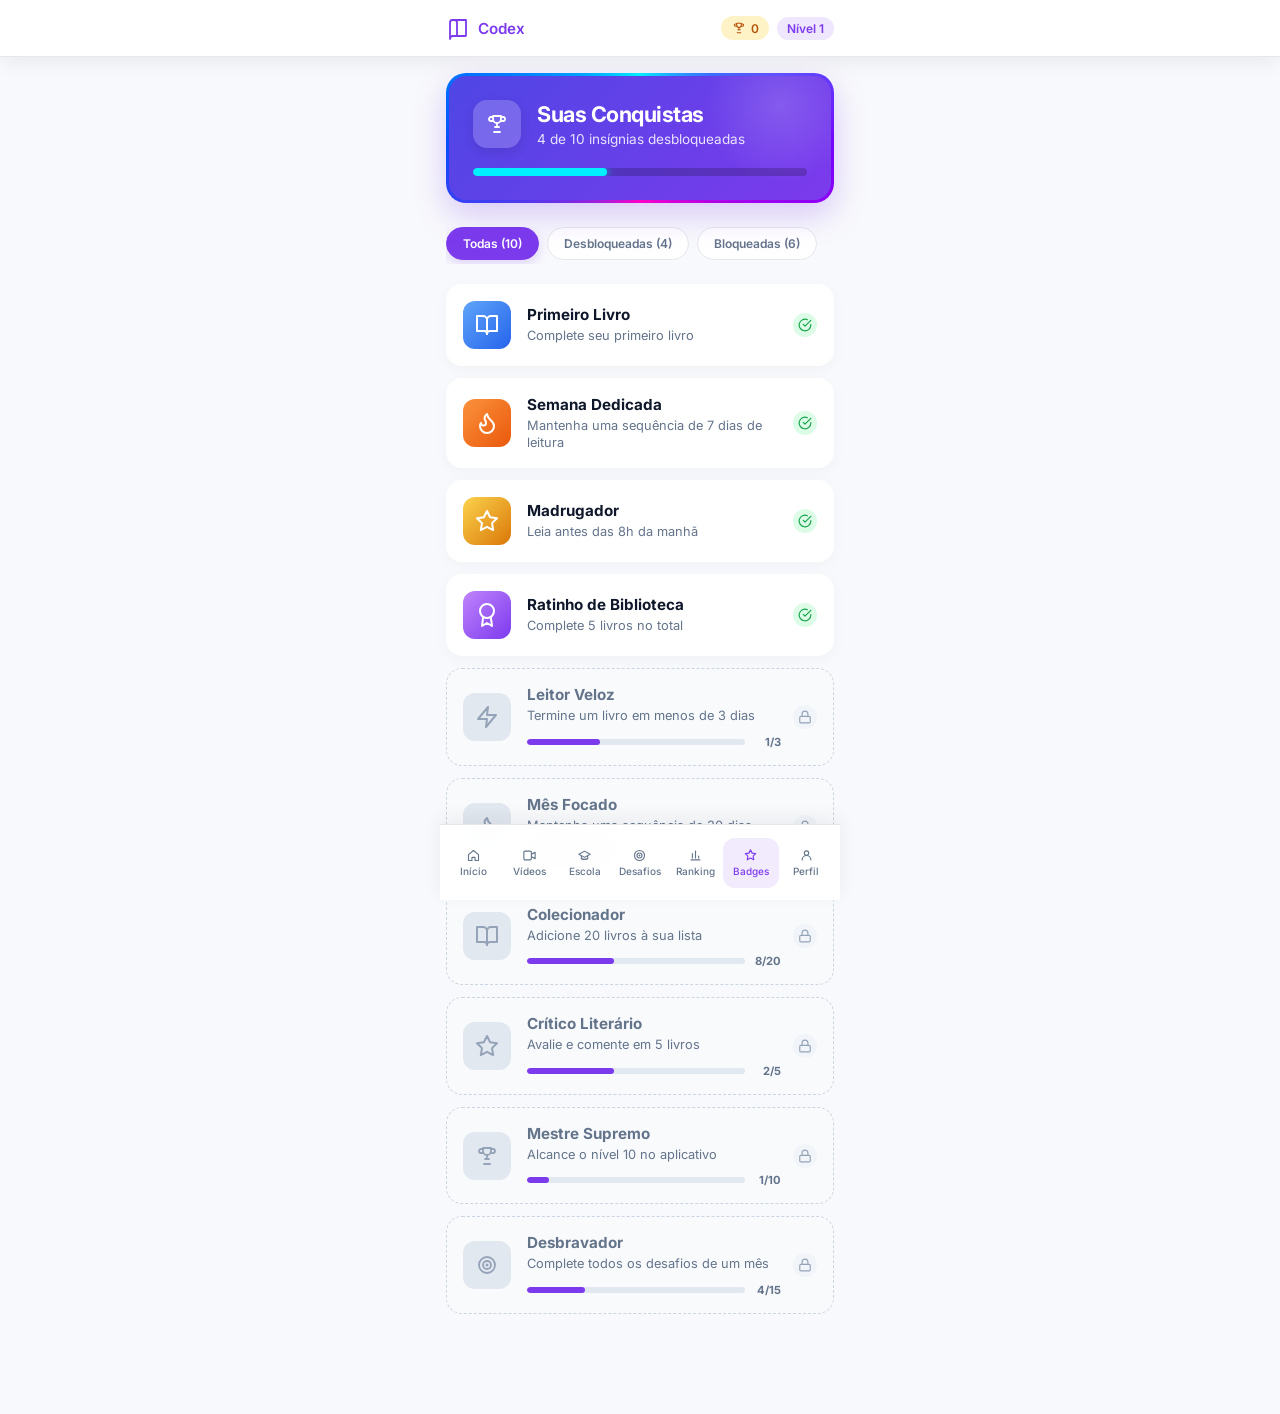
<file: pages/badges.html>
<!doctype html>
<html lang="pt-BR">
  <head>
    <meta charset="UTF-8" />
    <meta name="viewport" content="width=device-width, initial-scale=1.0" />
    <title>CODEX - Badges</title>
    <link rel="stylesheet" href="../css/global.css" />
    <link rel="stylesheet" href="../css/badges.css" />
  </head>
  <body class="badges-page">
    <svg xmlns="http://www.w3.org/2000/svg" style="display: none">
      <symbol id="icon-book" viewBox="0 0 24 24" fill="none">
        <path
          d="M4 6.5C4 5.119 5.119 4 6.5 4H20v15.5a.5.5 0 0 1-.5.5H7a3 3 0 0 0-3 3V6.5Z"
          stroke="currentColor"
          stroke-width="1.8"
          stroke-linejoin="round"
        />
        <path
          d="M7 20h10"
          stroke="currentColor"
          stroke-width="1.8"
          stroke-linecap="round"
        />
        <path
          d="M8 4h.5C9.881 4 11 5.119 11 6.5V20"
          stroke="currentColor"
          stroke-width="1.8"
          stroke-linejoin="round"
        />
      </symbol>
      <symbol id="icon-trophy" viewBox="0 0 24 24" fill="none">
        <path
          d="M8 4h8v3a4 4 0 0 1-8 0V4Z"
          stroke="currentColor"
          stroke-width="1.8"
          stroke-linejoin="round"
        />
        <path
          d="M16 5h2a2 2 0 0 1 0 4h-2"
          stroke="currentColor"
          stroke-width="1.8"
          stroke-linecap="round"
        />
        <path
          d="M8 5H6a2 2 0 1 0 0 4h2"
          stroke="currentColor"
          stroke-width="1.8"
          stroke-linecap="round"
        />
        <path
          d="M12 11v4"
          stroke="currentColor"
          stroke-width="1.8"
          stroke-linecap="round"
        />
        <path
          d="M9 20h6"
          stroke="currentColor"
          stroke-width="1.8"
          stroke-linecap="round"
        />
        <path
          d="M10 15h4"
          stroke="currentColor"
          stroke-width="1.8"
          stroke-linecap="round"
        />
      </symbol>
      <symbol id="icon-home" viewBox="0 0 24 24" fill="none">
        <path
          d="M4 10.5 12 4l8 6.5V19a1 1 0 0 1-1 1h-4.5v-5h-5v5H5a1 1 0 0 1-1-1v-8.5Z"
          stroke="currentColor"
          stroke-width="1.8"
          stroke-linejoin="round"
        />
      </symbol>
      <symbol id="icon-videos" viewBox="0 0 24 24" fill="none">
        <rect
          x="3"
          y="5"
          width="12"
          height="14"
          rx="2"
          stroke="currentColor"
          stroke-width="1.8"
        />
        <path
          d="m15 10 6-3v10l-6-3"
          stroke="currentColor"
          stroke-width="1.8"
          stroke-linejoin="round"
        />
      </symbol>
      <symbol id="icon-school" viewBox="0 0 24 24" fill="none">
        <path
          d="M3 10 12 5l9 5-9 5-9-5Z"
          stroke="currentColor"
          stroke-width="1.8"
          stroke-linejoin="round"
        />
        <path
          d="M7 12.5V17a11 11 0 0 0 10 0v-4.5"
          stroke="currentColor"
          stroke-width="1.8"
          stroke-linejoin="round"
        />
      </symbol>
      <symbol id="icon-target" viewBox="0 0 24 24" fill="none">
        <circle
          cx="12"
          cy="12"
          r="8"
          stroke="currentColor"
          stroke-width="1.8"
        />
        <circle
          cx="12"
          cy="12"
          r="4"
          stroke="currentColor"
          stroke-width="1.8"
        />
        <circle cx="12" cy="12" r="1.5" fill="currentColor" />
      </symbol>
      <symbol id="icon-ranking" viewBox="0 0 24 24" fill="none">
        <path
          d="M5 19h14"
          stroke="currentColor"
          stroke-width="1.8"
          stroke-linecap="round"
        />
        <path
          d="M7 16V9"
          stroke="currentColor"
          stroke-width="1.8"
          stroke-linecap="round"
        />
        <path
          d="M12 16V5"
          stroke="currentColor"
          stroke-width="1.8"
          stroke-linecap="round"
        />
        <path
          d="M17 16v-3"
          stroke="currentColor"
          stroke-width="1.8"
          stroke-linecap="round"
        />
      </symbol>
      <symbol id="icon-badge" viewBox="0 0 24 24" fill="none">
        <path
          d="m12 3 2.6 5.2 5.7.8-4.1 4 1 5.7L12 16l-5.2 2.7 1-5.7-4.1-4 5.7-.8L12 3Z"
          stroke="currentColor"
          stroke-width="1.8"
          stroke-linejoin="round"
        />
      </symbol>
      <symbol id="icon-user" viewBox="0 0 24 24" fill="none">
        <circle
          cx="12"
          cy="8"
          r="3.5"
          stroke="currentColor"
          stroke-width="1.8"
        />
        <path
          d="M5 19a7 7 0 0 1 14 0"
          stroke="currentColor"
          stroke-width="1.8"
          stroke-linecap="round"
        />
      </symbol>
      <symbol
        id="icon-book-open"
        viewBox="0 0 24 24"
        fill="none"
        stroke="currentColor"
        stroke-width="2"
        stroke-linecap="round"
        stroke-linejoin="round"
      >
        <path d="M2 3h6a4 4 0 0 1 4 4v14a3 3 0 0 0-3-3H2z"></path>
        <path d="M22 3h-6a4 4 0 0 0-4 4v14a3 3 0 0 1 3-3h7z"></path>
      </symbol>
      <symbol
        id="icon-fire"
        viewBox="0 0 24 24"
        fill="none"
        stroke="currentColor"
        stroke-width="2"
        stroke-linecap="round"
        stroke-linejoin="round"
      >
        <path
          d="M8.5 14.5A2.5 2.5 0 0 0 11 12c0-1.38-.5-2-1-3-1.072-2.143-.224-4.054 2-6 .5 2.5 2 4.9 4 6.5 2 1.6 3 3.5 3 5.5a7 7 0 1 1-14 0c0-1.153.433-2.294 1-3a2.5 2.5 0 0 0 2.5 2.5z"
        ></path>
      </symbol>
      <symbol
        id="icon-star"
        viewBox="0 0 24 24"
        fill="none"
        stroke="currentColor"
        stroke-width="2"
        stroke-linecap="round"
        stroke-linejoin="round"
      >
        <polygon
          points="12 2 15.09 8.26 22 9.27 17 14.14 18.18 21.02 12 17.77 5.82 21.02 7 14.14 2 9.27 8.91 8.26 12 2"
        ></polygon>
      </symbol>
      <symbol
        id="icon-medal"
        viewBox="0 0 24 24"
        fill="none"
        stroke="currentColor"
        stroke-width="2"
        stroke-linecap="round"
        stroke-linejoin="round"
      >
        <circle cx="12" cy="8" r="7"></circle>
        <polyline points="8.21 13.89 7 23 12 20 17 23 15.79 13.88"></polyline>
      </symbol>
      <symbol
        id="icon-zap"
        viewBox="0 0 24 24"
        fill="none"
        stroke="currentColor"
        stroke-width="2"
        stroke-linecap="round"
        stroke-linejoin="round"
      >
        <polygon points="13 2 3 14 12 14 11 22 21 10 12 10 13 2"></polygon>
      </symbol>
      <symbol
        id="icon-lock"
        viewBox="0 0 24 24"
        fill="none"
        stroke="currentColor"
        stroke-width="2"
        stroke-linecap="round"
        stroke-linejoin="round"
      >
        <rect x="3" y="11" width="18" height="11" rx="2" ry="2"></rect>
        <path d="M7 11V7a5 5 0 0 1 10 0v4"></path>
      </symbol>
      <symbol
        id="icon-check-circle"
        viewBox="0 0 24 24"
        fill="none"
        stroke="currentColor"
        stroke-width="2"
        stroke-linecap="round"
        stroke-linejoin="round"
      >
        <path d="M22 11.08V12a10 10 0 1 1-5.93-9.14"></path>
        <polyline points="22 4 12 14.01 9 11.01"></polyline>
      </symbol>
    </svg>

    <header class="app-header">
      <div class="app-header__inner">
        <div class="app-brand">
          <span class="icon icon--brand">
            <svg><use href="#icon-book"></use></svg>
          </span>
          <span class="app-brand__text">Codex</span>
        </div>
        <div class="app-header__status">
          <span class="status-pill">
            <span class="icon icon--xs">
              <svg><use href="#icon-trophy"></use></svg>
            </span>
            <span>0</span>
          </span>
          <span class="status-pill status-pill--level">Nível 1</span>
        </div>
      </div>
    </header>

    <main class="badges-container">
      <section class="badges-hero badges-hero--fancy">
        <div class="badges-hero__content">
          <div class="badges-hero__header">
            <div class="badges-hero__icon">
              <svg><use href="#icon-trophy"></use></svg>
            </div>
            <div class="badges-hero__text">
              <h1 class="badges-hero__title">Suas Conquistas</h1>
              <p class="badges-hero__subtitle" id="progress-text"></p>
            </div>
          </div>
          <div class="badges-hero__progress">
            <div class="progress-track">
              <div
                class="progress-fill"
                id="progress-fill"
                style="width: 0%"
              ></div>
            </div>
          </div>
        </div>
      </section>

      <section class="badges-filters" id="badgesFilters">
        <button class="badge-filter active" data-filter="all">Todas</button>
        <button class="badge-filter" data-filter="unlocked">
          Desbloqueadas
        </button>
        <button class="badge-filter" data-filter="locked">Bloqueadas</button>
      </section>

      <section class="badges-list" id="badgesList"></section>
    </main>

    <nav class="bottom-nav" aria-label="Navegação principal">
      <a href="./home.html" class="bottom-nav__item">
        <span class="bottom-nav__icon"
          ><svg><use href="#icon-home"></use></svg
        ></span>
        <span class="bottom-nav__label">Início</span>
      </a>
      <a href="./videos.html" class="bottom-nav__item">
        <span class="bottom-nav__icon"
          ><svg><use href="#icon-videos"></use></svg
        ></span>
        <span class="bottom-nav__label">Vídeos</span>
      </a>
      <a href="./escola.html" class="bottom-nav__item">
        <span class="bottom-nav__icon"
          ><svg><use href="#icon-school"></use></svg
        ></span>
        <span class="bottom-nav__label">Escola</span>
      </a>
      <a href="./desafios.html" class="bottom-nav__item">
        <span class="bottom-nav__icon"
          ><svg><use href="#icon-target"></use></svg
        ></span>
        <span class="bottom-nav__label">Desafios</span>
      </a>
      <a href="./ranking.html" class="bottom-nav__item">
        <span class="bottom-nav__icon"
          ><svg><use href="#icon-ranking"></use></svg
        ></span>
        <span class="bottom-nav__label">Ranking</span>
      </a>
      <a href="./badges.html" class="bottom-nav__item active">
        <span class="bottom-nav__icon"
          ><svg><use href="#icon-badge"></use></svg
        ></span>
        <span class="bottom-nav__label">Badges</span>
      </a>
      <a href="./perfil.html" class="bottom-nav__item">
        <span class="bottom-nav__icon"
          ><svg><use href="#icon-user"></use></svg
        ></span>
        <span class="bottom-nav__label">Perfil</span>
      </a>
    </nav>

    <script src="../js/badges.js"></script>
  </body>
</html>
</file>
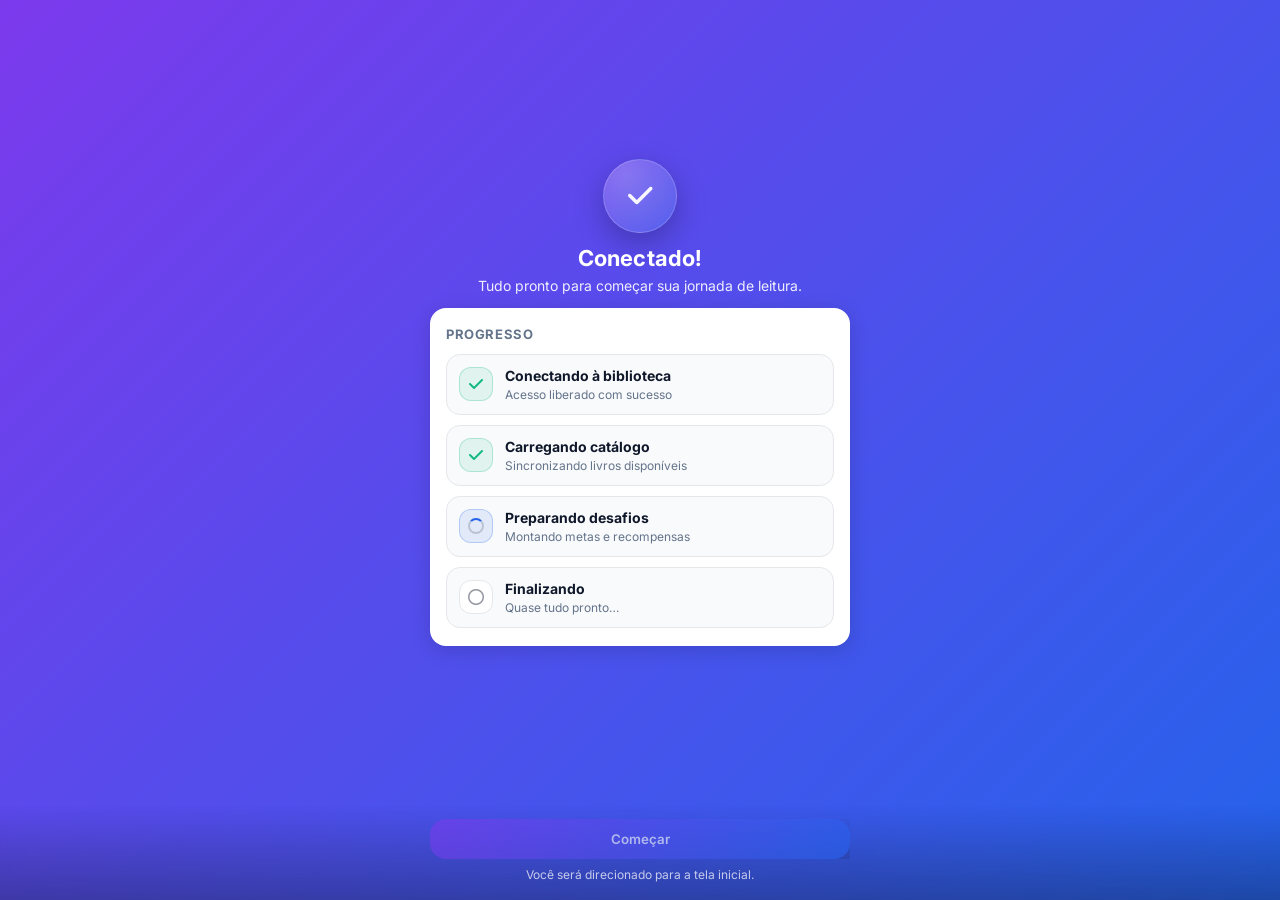
<file: pages/conectando.html>
<!doctype html>
<html lang="pt-BR">
  <head>
    <meta charset="utf-8" />
    <meta name="viewport" content="width=device-width,initial-scale=1" />
    <title>Codex • Conectando</title>

    <link rel="stylesheet" href="../css/global.css" />
    <link rel="stylesheet" href="../css/conectando.css" />

    <link
      rel="stylesheet"
      href="https://cdnjs.cloudflare.com/ajax/libs/font-awesome/6.5.0/css/all.min.css"
    />
  </head>

  <body class="app-bg">
    <main class="cx-wrap">
      <header class="cx-header">
        <div class="cx-check" aria-label="Sucesso">
          <i class="fa-solid fa-check"></i>
        </div>

        <h1 class="cx-title">Conectado!</h1>
        <p class="cx-subtitle">
          Tudo pronto para começar sua jornada de leitura.
        </p>
      </header>

      <section class="card cx-card">
        <h2 class="cx-card-title">Progresso</h2>

        <ul class="cx-steps">
          <li class="cx-step is-done" id="s1">
            <span class="cx-step-ico">
              <i class="fa-solid fa-check"></i>
            </span>
            <div class="cx-step-txt">
              <p class="cx-step-title">Conectando à biblioteca</p>
              <p class="cx-step-desc">Acesso liberado com sucesso</p>
            </div>
          </li>

          <li class="cx-step is-loading" id="s2">
            <span class="cx-step-ico">
              <span class="cx-spinner" aria-hidden="true"></span>
            </span>
            <div class="cx-step-txt">
              <p class="cx-step-title">Carregando catálogo</p>
              <p class="cx-step-desc">Sincronizando livros disponíveis</p>
            </div>
          </li>

          <li class="cx-step is-idle" id="s3">
            <span class="cx-step-ico">
              <i class="fa-regular fa-clock"></i>
            </span>
            <div class="cx-step-txt">
              <p class="cx-step-title">Preparando desafios</p>
              <p class="cx-step-desc">Montando metas e recompensas</p>
            </div>
          </li>

          <li class="cx-step is-idle" id="s4">
            <span class="cx-step-ico">
              <i class="fa-regular fa-circle"></i>
            </span>
            <div class="cx-step-txt">
              <p class="cx-step-title">Finalizando</p>
              <p class="cx-step-desc">Quase tudo pronto…</p>
            </div>
          </li>
        </ul>
      </section>

      <footer class="cx-footer">
        <button
          class="btn-primary cx-btn"
          id="btnComecar"
          type="button"
          disabled
        >
          Começar
        </button>
        <p class="cx-hint">Você será direcionado para a tela inicial.</p>
      </footer>
    </main>

    <script src="../js/conectando.js"></script>
  </body>
</html>
</file>
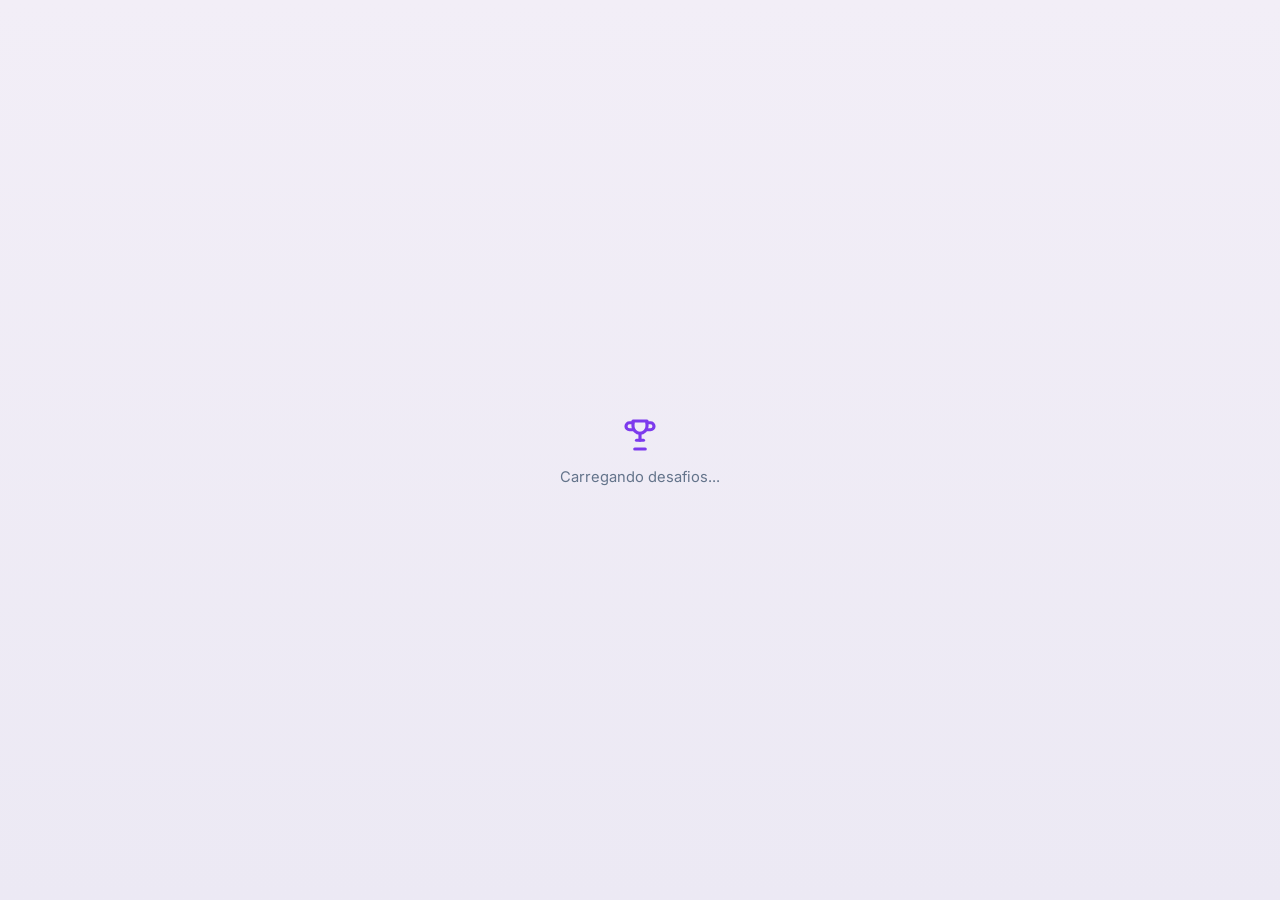
<file: pages/desafios.html>
<!doctype html>
<html lang="pt-BR">
  <head>
    <meta charset="UTF-8" />
    <meta name="viewport" content="width=device-width, initial-scale=1.0" />
    <title>CODEX - Desafios</title>

    <link rel="stylesheet" href="../css/global.css" />
    <link rel="stylesheet" href="../css/desafios.css" />
  </head>

  <body class="challenges-page">
    <svg xmlns="http://www.w3.org/2000/svg" style="display: none">
      <symbol id="icon-book" viewBox="0 0 24 24" fill="none">
        <path
          d="M4 6.5C4 5.119 5.119 4 6.5 4H20v15.5a.5.5 0 0 1-.5.5H7a3 3 0 0 0-3 3V6.5Z"
          stroke="currentColor"
          stroke-width="1.8"
          stroke-linejoin="round"
        />
        <path
          d="M7 20h10"
          stroke="currentColor"
          stroke-width="1.8"
          stroke-linecap="round"
        />
        <path
          d="M8 4h.5C9.881 4 11 5.119 11 6.5V20"
          stroke="currentColor"
          stroke-width="1.8"
          stroke-linejoin="round"
        />
      </symbol>

      <symbol id="icon-trophy" viewBox="0 0 24 24" fill="none">
        <path
          d="M8 4h8v3a4 4 0 0 1-8 0V4Z"
          stroke="currentColor"
          stroke-width="1.8"
          stroke-linejoin="round"
        />
        <path
          d="M16 5h2a2 2 0 0 1 0 4h-2"
          stroke="currentColor"
          stroke-width="1.8"
          stroke-linecap="round"
        />
        <path
          d="M8 5H6a2 2 0 1 0 0 4h2"
          stroke="currentColor"
          stroke-width="1.8"
          stroke-linecap="round"
        />
        <path
          d="M12 11v4"
          stroke="currentColor"
          stroke-width="1.8"
          stroke-linecap="round"
        />
        <path
          d="M9 20h6"
          stroke="currentColor"
          stroke-width="1.8"
          stroke-linecap="round"
        />
        <path
          d="M10 15h4"
          stroke="currentColor"
          stroke-width="1.8"
          stroke-linecap="round"
        />
      </symbol>

      <symbol id="icon-home" viewBox="0 0 24 24" fill="none">
        <path
          d="M4 10.5 12 4l8 6.5V19a1 1 0 0 1-1 1h-4.5v-5h-5v5H5a1 1 0 0 1-1-1v-8.5Z"
          stroke="currentColor"
          stroke-width="1.8"
          stroke-linejoin="round"
        />
      </symbol>

      <symbol id="icon-videos" viewBox="0 0 24 24" fill="none">
        <rect
          x="3"
          y="5"
          width="12"
          height="14"
          rx="2"
          stroke="currentColor"
          stroke-width="1.8"
        />
        <path
          d="m15 10 6-3v10l-6-3"
          stroke="currentColor"
          stroke-width="1.8"
          stroke-linejoin="round"
        />
      </symbol>

      <symbol id="icon-school" viewBox="0 0 24 24" fill="none">
        <path
          d="M3 10 12 5l9 5-9 5-9-5Z"
          stroke="currentColor"
          stroke-width="1.8"
          stroke-linejoin="round"
        />
        <path
          d="M7 12.5V17a11 11 0 0 0 10 0v-4.5"
          stroke="currentColor"
          stroke-width="1.8"
          stroke-linejoin="round"
        />
      </symbol>

      <symbol id="icon-target" viewBox="0 0 24 24" fill="none">
        <circle
          cx="12"
          cy="12"
          r="8"
          stroke="currentColor"
          stroke-width="1.8"
        />
        <circle
          cx="12"
          cy="12"
          r="4"
          stroke="currentColor"
          stroke-width="1.8"
        />
        <circle cx="12" cy="12" r="1.5" fill="currentColor" />
      </symbol>

      <symbol id="icon-ranking" viewBox="0 0 24 24" fill="none">
        <path
          d="M5 19h14"
          stroke="currentColor"
          stroke-width="1.8"
          stroke-linecap="round"
        />
        <path
          d="M7 16V9"
          stroke="currentColor"
          stroke-width="1.8"
          stroke-linecap="round"
        />
        <path
          d="M12 16V5"
          stroke="currentColor"
          stroke-width="1.8"
          stroke-linecap="round"
        />
        <path
          d="M17 16v-3"
          stroke="currentColor"
          stroke-width="1.8"
          stroke-linecap="round"
        />
      </symbol>

      <symbol id="icon-badge" viewBox="0 0 24 24" fill="none">
        <path
          d="m12 3 2.6 5.2 5.7.8-4.1 4 1 5.7L12 16l-5.2 2.7 1-5.7-4.1-4 5.7-.8L12 3Z"
          stroke="currentColor"
          stroke-width="1.8"
          stroke-linejoin="round"
        />
      </symbol>

      <symbol id="icon-user" viewBox="0 0 24 24" fill="none">
        <circle
          cx="12"
          cy="8"
          r="3.5"
          stroke="currentColor"
          stroke-width="1.8"
        />
        <path
          d="M5 19a7 7 0 0 1 14 0"
          stroke="currentColor"
          stroke-width="1.8"
          stroke-linecap="round"
        />
      </symbol>

      <symbol id="icon-bolt" viewBox="0 0 24 24" fill="none">
        <path
          d="m13 3-7 10h5l-1 8 8-11h-5l0-7Z"
          stroke="currentColor"
          stroke-width="1.8"
          stroke-linejoin="round"
        />
      </symbol>

      <symbol id="icon-check" viewBox="0 0 24 24" fill="none">
        <path
          d="m5 12 4 4L19 6"
          stroke="currentColor"
          stroke-width="2"
          stroke-linecap="round"
          stroke-linejoin="round"
        />
      </symbol>
    </svg>

    <div class="challenge-loading" id="challenge-loading">
      <div class="challenge-loading__icon">
        <svg><use href="#icon-trophy"></use></svg>
      </div>
      <p class="challenge-loading__text">Carregando desafios...</p>
    </div>

    <div id="challenge-page-content" class="challenge-page-content is-hidden">
      <header class="app-header">
        <div class="app-header__inner">
          <div class="app-brand">
            <span class="icon icon--brand">
              <svg><use href="#icon-book"></use></svg>
            </span>
            <span class="app-brand__text">Codex</span>
          </div>

          <div class="app-header__status">
            <span class="status-pill">
              <span class="icon icon--xs">
                <svg><use href="#icon-trophy"></use></svg>
              </span>
              <span>0</span>
            </span>

            <span class="status-pill status-pill--level">Nível 1</span>
          </div>
        </div>
      </header>

      <main class="challenges-container">
        <section class="challenges-hero challenges-hero--fancy">
          <div class="challenges-hero__border"></div>

          <div class="challenges-hero__content">
            <div class="challenges-hero__title">
              <span class="icon challenges-hero__icon">
                <svg><use href="#icon-target"></use></svg>
              </span>
              <h1 class="challenges-title">Desafios</h1>
            </div>

            <p class="challenges-subtitle">
              Complete desafios para ganhar pontos e insígnias exclusivas
            </p>
          </div>
        </section>

        <section class="challenge-stats content-entrance">
          <article class="challenge-stat challenge-stat--purple">
            <strong class="challenge-stat__number" id="challenge-total"
              >0</strong
            >
            <span class="challenge-stat__label">Total</span>
          </article>

          <article class="challenge-stat challenge-stat--blue">
            <strong class="challenge-stat__number" id="challenge-progress"
              >0</strong
            >
            <span class="challenge-stat__label">Em andamento</span>
          </article>

          <article class="challenge-stat challenge-stat--green">
            <strong class="challenge-stat__number" id="challenge-done"
              >0</strong
            >
            <span class="challenge-stat__label">Concluídos</span>
          </article>
        </section>

        <section class="challenge-filters content-entrance">
          <button
            class="challenge-filter active"
            type="button"
            data-filter="todos"
          >
            Todos
          </button>
          <button class="challenge-filter" type="button" data-filter="facil">
            Fácil
          </button>
          <button class="challenge-filter" type="button" data-filter="medio">
            Médio
          </button>
          <button class="challenge-filter" type="button" data-filter="dificil">
            Difícil
          </button>
        </section>

        <section class="challenge-list content-entrance" id="challenge-list">
          <article
            class="challenge-card"
            data-difficulty="facil"
            data-status="novo"
          >
            <div class="challenge-card__left">
              <span class="challenge-card__icon">
                <svg><use href="#icon-bolt"></use></svg>
              </span>

              <div>
                <span class="challenge-card__tag challenge-card__tag--facil"
                  >Fácil</span
                >
                <h3 class="challenge-card__title">Leia por 3 dias seguidos</h3>
                <p class="challenge-card__meta">Ganhe +100 pts ao completar</p>
              </div>
            </div>

            <button class="challenge-card__button">Iniciar</button>
          </article>

          <article
            class="challenge-card"
            data-difficulty="medio"
            data-status="novo"
          >
            <div class="challenge-card__left">
              <span class="challenge-card__icon">
                <svg><use href="#icon-bolt"></use></svg>
              </span>

              <div>
                <span class="challenge-card__tag challenge-card__tag--medio"
                  >Médio</span
                >
                <h3 class="challenge-card__title">
                  Conclua 2 histórias clássicas
                </h3>
                <p class="challenge-card__meta">Ganhe +150 pts ao completar</p>
              </div>
            </div>

            <button class="challenge-card__button">Iniciar</button>
          </article>

          <article
            class="challenge-card"
            data-difficulty="dificil"
            data-status="novo"
          >
            <div class="challenge-card__left">
              <span class="challenge-card__icon">
                <svg><use href="#icon-bolt"></use></svg>
              </span>

              <div>
                <span class="challenge-card__tag challenge-card__tag--dificil"
                  >Difícil</span
                >
                <h3 class="challenge-card__title">
                  Assista 5 vídeos em uma semana
                </h3>
                <p class="challenge-card__meta">Ganhe +250 pts ao completar</p>
              </div>
            </div>

            <button class="challenge-card__button">Iniciar</button>
          </article>

          <article
            class="challenge-card"
            data-difficulty="facil"
            data-status="done"
          >
            <div class="challenge-card__left">
              <span class="challenge-card__icon challenge-card__icon--done">
                <svg><use href="#icon-check"></use></svg>
              </span>

              <div>
                <span class="challenge-card__tag challenge-card__tag--facil"
                  >Fácil</span
                >
                <h3 class="challenge-card__title">
                  Complete seu primeiro vídeo
                </h3>
                <p class="challenge-card__meta">Desafio concluído</p>
              </div>
            </div>

            <button class="challenge-card__button challenge-card__button--done">
              Concluído
            </button>
          </article>

          <article
            class="challenge-card"
            data-difficulty="medio"
            data-status="novo"
          >
            <div class="challenge-card__left">
              <span class="challenge-card__icon">
                <svg><use href="#icon-bolt"></use></svg>
              </span>

              <div>
                <span class="challenge-card__tag challenge-card__tag--medio"
                  >Médio</span
                >
                <h3 class="challenge-card__title">
                  Leia 2 livros da biblioteca
                </h3>
                <p class="challenge-card__meta">Ganhe +180 pts ao completar</p>
              </div>
            </div>

            <button class="challenge-card__button">Iniciar</button>
          </article>

          <article
            class="challenge-card"
            data-difficulty="dificil"
            data-status="novo"
          >
            <div class="challenge-card__left">
              <span class="challenge-card__icon">
                <svg><use href="#icon-bolt"></use></svg>
              </span>

              <div>
                <span class="challenge-card__tag challenge-card__tag--dificil"
                  >Difícil</span
                >
                <h3 class="challenge-card__title">
                  Conclua 3 desafios no mesmo dia
                </h3>
                <p class="challenge-card__meta">Ganhe +300 pts ao completar</p>
              </div>
            </div>

            <button class="challenge-card__button">Iniciar</button>
          </article>
        </section>
      </main>

      <nav class="bottom-nav" aria-label="Navegação principal">
        <a href="./home.html" class="bottom-nav__item">
          <span class="bottom-nav__icon">
            <svg><use href="#icon-home"></use></svg>
          </span>
          <span class="bottom-nav__label">Início</span>
        </a>

        <a href="./videos.html" class="bottom-nav__item">
          <span class="bottom-nav__icon">
            <svg><use href="#icon-videos"></use></svg>
          </span>
          <span class="bottom-nav__label">Vídeos</span>
        </a>

        <a href="./escola.html" class="bottom-nav__item">
          <span class="bottom-nav__icon">
            <svg><use href="#icon-school"></use></svg>
          </span>
          <span class="bottom-nav__label">Escola</span>
        </a>

        <a href="./desafios.html" class="bottom-nav__item active">
          <span class="bottom-nav__icon">
            <svg><use href="#icon-target"></use></svg>
          </span>
          <span class="bottom-nav__label">Desafios</span>
        </a>

        <a href="./ranking.html" class="bottom-nav__item">
          <span class="bottom-nav__icon">
            <svg><use href="#icon-ranking"></use></svg>
          </span>
          <span class="bottom-nav__label">Ranking</span>
        </a>

        <a href="./badges.html" class="bottom-nav__item">
          <span class="bottom-nav__icon">
            <svg><use href="#icon-badge"></use></svg>
          </span>
          <span class="bottom-nav__label">Badges</span>
        </a>

        <a href="./perfil.html" class="bottom-nav__item">
          <span class="bottom-nav__icon">
            <svg><use href="#icon-user"></use></svg>
          </span>
          <span class="bottom-nav__label">Perfil</span>
        </a>
      </nav>

      <script src="../js/desafios.js"></script>
    </div>
  </body>
</html>
</file>
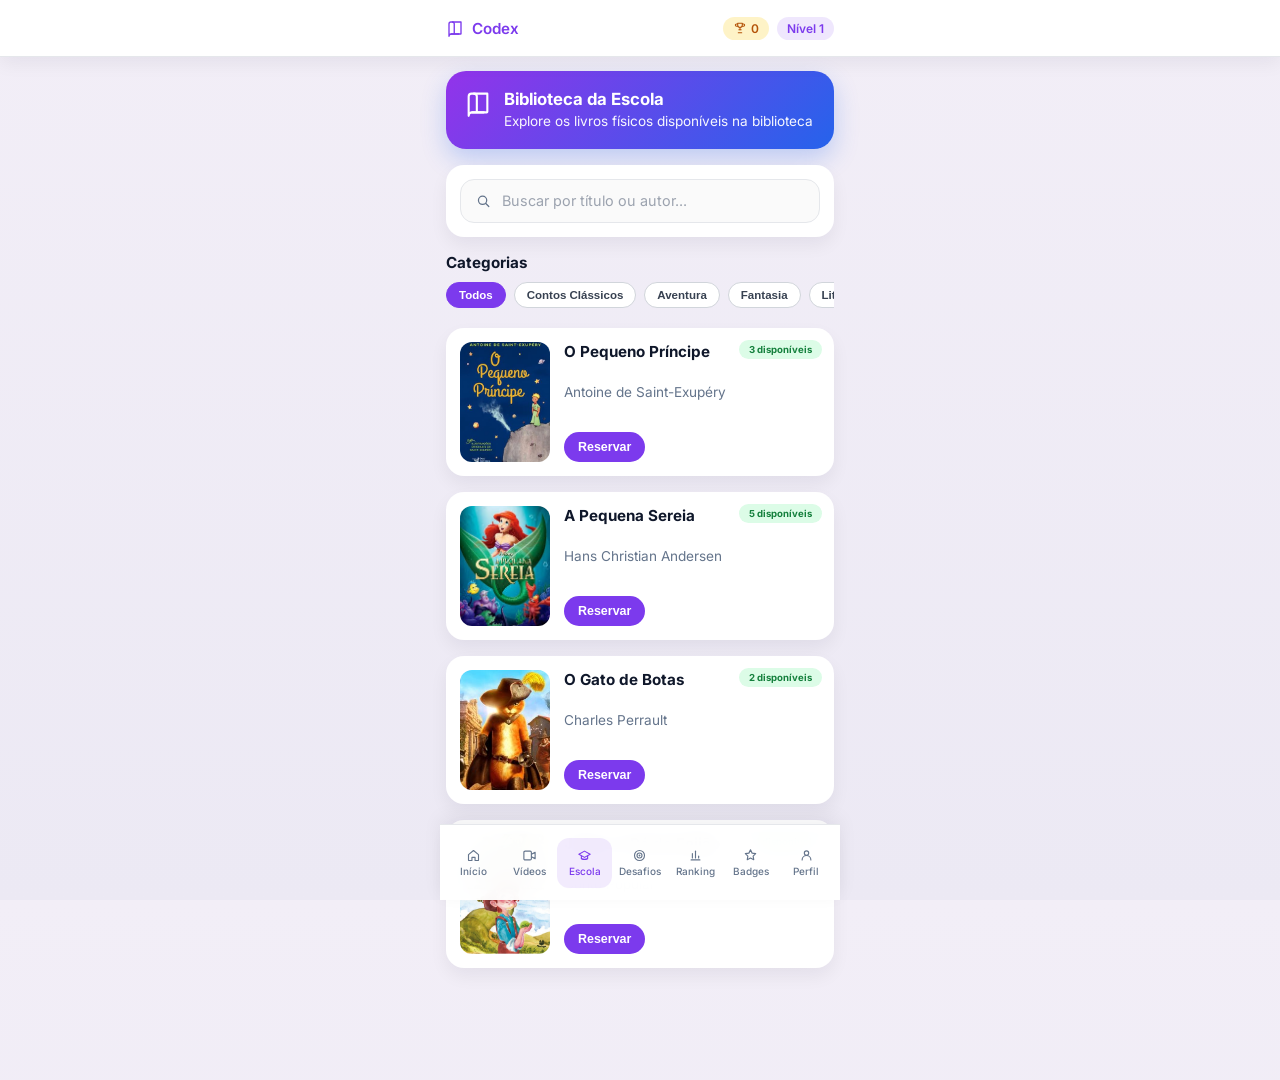
<file: pages/escola.html>
<!doctype html>
<html lang="pt-BR">
  <head>
    <meta charset="UTF-8" />
    <meta name="viewport" content="width=device-width, initial-scale=1.0" />
    <title>CODEX - Escola</title>

    <link rel="stylesheet" href="../css/global.css" />
    <link rel="stylesheet" href="../css/escola.css" />
  </head>

  <body class="school-page">
    <svg xmlns="http://www.w3.org/2000/svg" style="display: none">
      <symbol id="icon-book" viewBox="0 0 24 24" fill="none">
        <path
          d="M4 6.5C4 5.119 5.119 4 6.5 4H20v15.5a.5.5 0 0 1-.5.5H7a3 3 0 0 0-3 3V6.5Z"
          stroke="currentColor"
          stroke-width="1.8"
          stroke-linejoin="round"
        />
        <path
          d="M7 20h10"
          stroke="currentColor"
          stroke-width="1.8"
          stroke-linecap="round"
        />
        <path
          d="M8 4h.5C9.881 4 11 5.119 11 6.5V20"
          stroke="currentColor"
          stroke-width="1.8"
          stroke-linejoin="round"
        />
      </symbol>

      <symbol id="icon-trophy" viewBox="0 0 24 24" fill="none">
        <path
          d="M8 4h8v3a4 4 0 0 1-8 0V4Z"
          stroke="currentColor"
          stroke-width="1.8"
          stroke-linejoin="round"
        />
        <path
          d="M16 5h2a2 2 0 0 1 0 4h-2"
          stroke="currentColor"
          stroke-width="1.8"
          stroke-linecap="round"
        />
        <path
          d="M8 5H6a2 2 0 1 0 0 4h2"
          stroke="currentColor"
          stroke-width="1.8"
          stroke-linecap="round"
        />
        <path
          d="M12 11v4"
          stroke="currentColor"
          stroke-width="1.8"
          stroke-linecap="round"
        />
        <path
          d="M9 20h6"
          stroke="currentColor"
          stroke-width="1.8"
          stroke-linecap="round"
        />
        <path
          d="M10 15h4"
          stroke="currentColor"
          stroke-width="1.8"
          stroke-linecap="round"
        />
      </symbol>

      <symbol id="icon-home" viewBox="0 0 24 24" fill="none">
        <path
          d="M4 10.5 12 4l8 6.5V19a1 1 0 0 1-1 1h-4.5v-5h-5v5H5a1 1 0 0 1-1-1v-8.5Z"
          stroke="currentColor"
          stroke-width="1.8"
          stroke-linejoin="round"
        />
      </symbol>

      <symbol id="icon-videos" viewBox="0 0 24 24" fill="none">
        <rect
          x="3"
          y="5"
          width="12"
          height="14"
          rx="2"
          stroke="currentColor"
          stroke-width="1.8"
        />
        <path
          d="m15 10 6-3v10l-6-3"
          stroke="currentColor"
          stroke-width="1.8"
          stroke-linejoin="round"
        />
      </symbol>

      <symbol id="icon-school" viewBox="0 0 24 24" fill="none">
        <path
          d="M3 10 12 5l9 5-9 5-9-5Z"
          stroke="currentColor"
          stroke-width="1.8"
          stroke-linejoin="round"
        />
        <path
          d="M7 12.5V17a11 11 0 0 0 10 0v-4.5"
          stroke="currentColor"
          stroke-width="1.8"
          stroke-linejoin="round"
        />
      </symbol>

      <symbol id="icon-target" viewBox="0 0 24 24" fill="none">
        <circle
          cx="12"
          cy="12"
          r="8"
          stroke="currentColor"
          stroke-width="1.8"
        />
        <circle
          cx="12"
          cy="12"
          r="4"
          stroke="currentColor"
          stroke-width="1.8"
        />
        <circle cx="12" cy="12" r="1.5" fill="currentColor" />
      </symbol>

      <symbol id="icon-ranking" viewBox="0 0 24 24" fill="none">
        <path
          d="M5 19h14"
          stroke="currentColor"
          stroke-width="1.8"
          stroke-linecap="round"
        />
        <path
          d="M7 16V9"
          stroke="currentColor"
          stroke-width="1.8"
          stroke-linecap="round"
        />
        <path
          d="M12 16V5"
          stroke="currentColor"
          stroke-width="1.8"
          stroke-linecap="round"
        />
        <path
          d="M17 16v-3"
          stroke="currentColor"
          stroke-width="1.8"
          stroke-linecap="round"
        />
      </symbol>

      <symbol id="icon-badge" viewBox="0 0 24 24" fill="none">
        <path
          d="m12 3 2.6 5.2 5.7.8-4.1 4 1 5.7L12 16l-5.2 2.7 1-5.7-4.1-4 5.7-.8L12 3Z"
          stroke="currentColor"
          stroke-width="1.8"
          stroke-linejoin="round"
        />
      </symbol>

      <symbol id="icon-user" viewBox="0 0 24 24" fill="none">
        <circle
          cx="12"
          cy="8"
          r="3.5"
          stroke="currentColor"
          stroke-width="1.8"
        />
        <path
          d="M5 19a7 7 0 0 1 14 0"
          stroke="currentColor"
          stroke-width="1.8"
          stroke-linecap="round"
        />
      </symbol>

      <symbol id="icon-search" viewBox="0 0 24 24" fill="none">
        <circle
          cx="11"
          cy="11"
          r="6"
          stroke="currentColor"
          stroke-width="1.8"
        />
        <path
          d="m20 20-4.35-4.35"
          stroke="currentColor"
          stroke-width="1.8"
          stroke-linecap="round"
        />
      </symbol>
    </svg>

    <header class="app-header">
      <div class="app-header__inner">
        <div class="app-brand">
          <span class="icon icon--brand">
            <svg><use href="#icon-book"></use></svg>
          </span>
          <span class="app-brand__text">Codex</span>
        </div>

        <div class="app-header__status">
          <span class="status-pill">
            <span class="icon icon--xs">
              <svg><use href="#icon-trophy"></use></svg>
            </span>
            <span>0</span>
          </span>

          <span class="status-pill status-pill--level">Nível 1</span>
        </div>
      </div>
    </header>

    <main class="school-container">
      <section class="school-hero-card">
        <div class="school-hero-card__content">
          <div class="school-hero-card__icon">
            <svg><use href="#icon-book"></use></svg>
          </div>

          <div>
            <h1>Biblioteca da Escola</h1>
            <p>Explore os livros físicos disponíveis na biblioteca</p>
          </div>
        </div>
      </section>

      <section class="search-card">
        <div class="search-input">
          <span class="icon icon--search">
            <svg><use href="#icon-search"></use></svg>
          </span>
          <input
            type="text"
            placeholder="Buscar por título ou autor..."
            aria-label="Buscar livros"
          />
        </div>
      </section>

      <section class="categories-section">
        <h2 class="section-title">Categorias</h2>

        <div class="categories-list">
          <button class="category-pill active" type="button">Todos</button>
          <button class="category-pill" type="button">Contos Clássicos</button>
          <button class="category-pill" type="button">Aventura</button>
          <button class="category-pill" type="button">Fantasia</button>
          <button class="category-pill" type="button">Literatura</button>
        </div>
      </section>

      <section class="books-grid">
        <article class="book-card">
          <span class="book-card__stock" data-stock="3">3 disponíveis</span>
          <div class="book-card__thumb">
            <img
              src="../images/small-principe.jpg"
              alt="Livro O Pequeno Príncipe"
            />
          </div>

          <div class="book-card__content">
            <h3 class="book-card__title">O Pequeno Príncipe</h3>
            <p class="book-card__meta">Antoine de Saint-Exupéry</p>
            <div class="book-card__actions">
              <button class="book-card__button js-reserve-button">
                Reservar
              </button>
              <button class="book-card__cancel js-cancel-button" type="button">
                Cancelar
              </button>
            </div>
          </div>
        </article>

        <article class="book-card">
          <span class="book-card__stock" data-stock="5">5 disponíveis</span>
          <div class="book-card__thumb">
            <img
              src="../images/pequena-sereia.jpg"
              alt="Livro A Pequena Sereia"
            />
          </div>

          <div class="book-card__content">
            <h3 class="book-card__title">A Pequena Sereia</h3>
            <p class="book-card__meta">Hans Christian Andersen</p>
            <div class="book-card__actions">
              <button class="book-card__button js-reserve-button">
                Reservar
              </button>
              <button class="book-card__cancel js-cancel-button" type="button">
                Cancelar
              </button>
            </div>
          </div>
        </article>

        <article class="book-card">
          <span class="book-card__stock" data-stock="2">2 disponíveis</span>
          <div class="book-card__thumb">
            <img
              src="../images/gato-de-botas.jpg"
              alt="Livro o Gato de Botas"
            />
          </div>

          <div class="book-card__content">
            <h3 class="book-card__title">O Gato de Botas</h3>
            <p class="book-card__meta">Charles Perrault</p>
            <div class="book-card__actions">
              <button class="book-card__button js-reserve-button">
                Reservar
              </button>
              <button class="book-card__cancel js-cancel-button" type="button">
                Cancelar
              </button>
            </div>
          </div>
        </article>

        <article class="book-card">
          <span class="book-card__stock" data-stock="1">1 disponível</span>
          <div class="book-card__thumb">
            <img
              src="../images/joao-pe-de-feijao.jpg"
              alt="Livro João e o Pé de Feijão"
            />
          </div>

          <div class="book-card__content">
            <h3 class="book-card__title">João e o Pé de Feijão</h3>
            <p class="book-card__meta">Conto Popular</p>
            <div class="book-card__actions">
              <button class="book-card__button js-reserve-button">
                Reservar
              </button>
              <button class="book-card__cancel js-cancel-button" type="button">
                Cancelar
              </button>
            </div>
          </div>
        </article>
      </section>
    </main>

    <nav class="bottom-nav" aria-label="Navegação principal">
      <a href="./home.html" class="bottom-nav__item">
        <span class="bottom-nav__icon">
          <svg><use href="#icon-home"></use></svg>
        </span>
        <span class="bottom-nav__label">Início</span>
      </a>

      <a href="./videos.html" class="bottom-nav__item">
        <span class="bottom-nav__icon">
          <svg><use href="#icon-videos"></use></svg>
        </span>
        <span class="bottom-nav__label">Vídeos</span>
      </a>

      <a href="./escola.html" class="bottom-nav__item active">
        <span class="bottom-nav__icon">
          <svg><use href="#icon-school"></use></svg>
        </span>
        <span class="bottom-nav__label">Escola</span>
      </a>

      <a href="./desafios.html" class="bottom-nav__item">
        <span class="bottom-nav__icon">
          <svg><use href="#icon-target"></use></svg>
        </span>
        <span class="bottom-nav__label">Desafios</span>
      </a>

      <a href="./ranking.html" class="bottom-nav__item">
        <span class="bottom-nav__icon">
          <svg><use href="#icon-ranking"></use></svg>
        </span>
        <span class="bottom-nav__label">Ranking</span>
      </a>

      <a href="./badges.html" class="bottom-nav__item">
        <span class="bottom-nav__icon">
          <svg><use href="#icon-badge"></use></svg>
        </span>
        <span class="bottom-nav__label">Badges</span>
      </a>

      <a href="./perfil.html" class="bottom-nav__item">
        <span class="bottom-nav__icon">
          <svg><use href="#icon-user"></use></svg>
        </span>
        <span class="bottom-nav__label">Perfil</span>
      </a>
    </nav>

    <div class="custom-toast" id="custom-toast">
      <div class="custom-toast__glow"></div>
      <div class="custom-toast__content">
        <strong class="custom-toast__title">Aviso</strong>
        <p class="custom-toast__message" id="custom-toast-message">
          Você só pode reservar 1 livro por vez.
        </p>
      </div>
    </div>

    <script src="../js/escola.js"></script>
  </body>
</html>
</file>
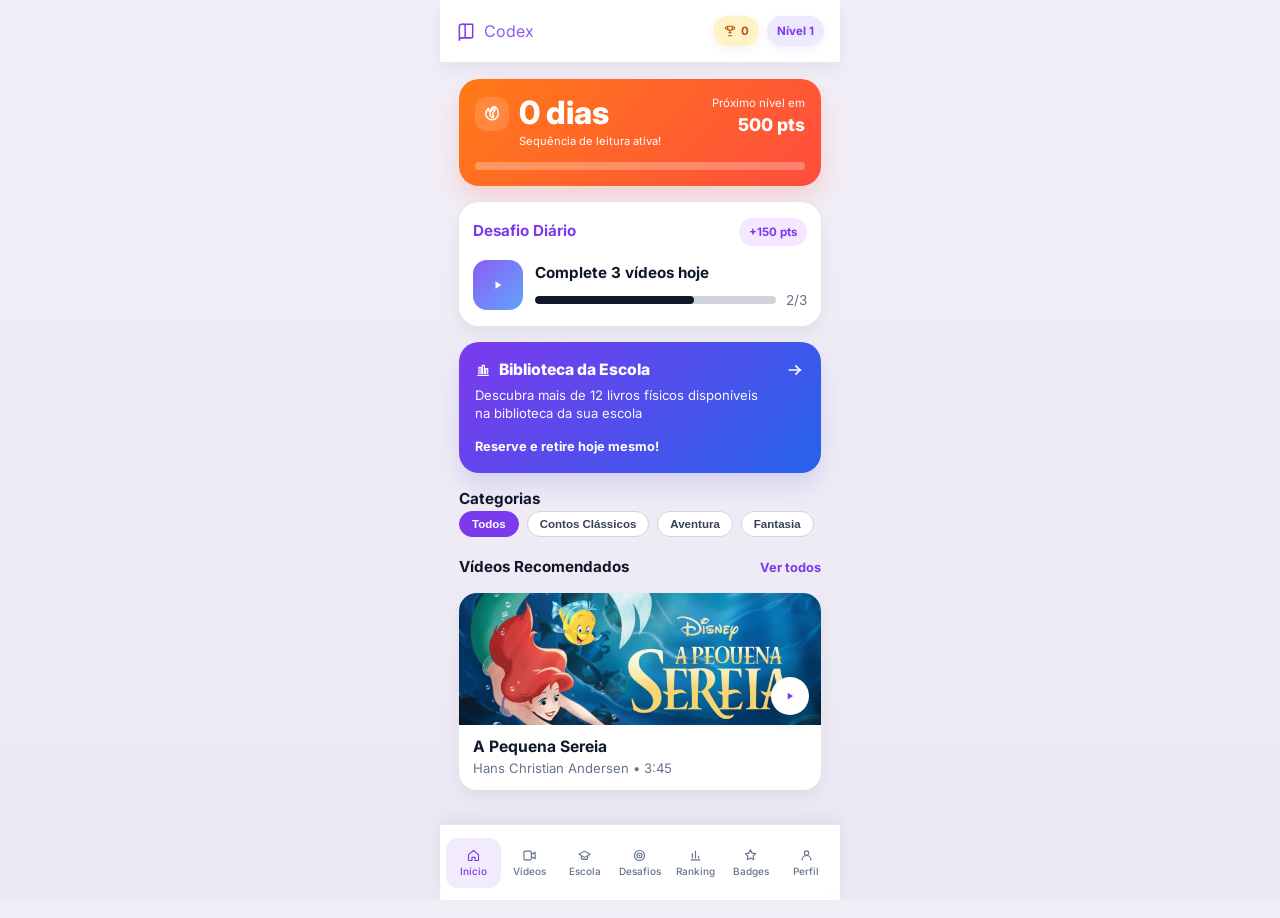
<file: pages/home.html>
<!doctype html>
<html lang="pt-BR">
  <head>
    <meta charset="UTF-8" />
    <meta name="viewport" content="width=device-width, initial-scale=1.0" />
    <title>CODEX - Início</title>
    <link rel="stylesheet" href="../css/global.css" />
    <link rel="stylesheet" href="../css/home.css" />
  </head>
  <body class="home-page">
    <svg xmlns="http://www.w3.org/2000/svg" style="display: none">
      <symbol id="icon-book" viewBox="0 0 24 24" fill="none">
        <path
          d="M4 6.5C4 5.119 5.119 4 6.5 4H20v15.5a.5.5 0 0 1-.5.5H7a3 3 0 0 0-3 3V6.5Z"
          stroke="currentColor"
          stroke-width="1.8"
          stroke-linejoin="round"
        />
        <path
          d="M7 20h10"
          stroke="currentColor"
          stroke-width="1.8"
          stroke-linecap="round"
        />
        <path
          d="M8 4h.5C9.881 4 11 5.119 11 6.5V20"
          stroke="currentColor"
          stroke-width="1.8"
          stroke-linejoin="round"
        />
      </symbol>
      <symbol id="icon-trophy" viewBox="0 0 24 24" fill="none">
        <path
          d="M8 4h8v3a4 4 0 0 1-8 0V4Z"
          stroke="currentColor"
          stroke-width="1.8"
          stroke-linejoin="round"
        />
        <path
          d="M16 5h2a2 2 0 0 1 0 4h-2"
          stroke="currentColor"
          stroke-width="1.8"
          stroke-linecap="round"
        />
        <path
          d="M8 5H6a2 2 0 1 0 0 4h2"
          stroke="currentColor"
          stroke-width="1.8"
          stroke-linecap="round"
        />
        <path
          d="M12 11v4"
          stroke="currentColor"
          stroke-width="1.8"
          stroke-linecap="round"
        />
        <path
          d="M9 20h6"
          stroke="currentColor"
          stroke-width="1.8"
          stroke-linecap="round"
        />
        <path
          d="M10 15h4"
          stroke="currentColor"
          stroke-width="1.8"
          stroke-linecap="round"
        />
      </symbol>
      <symbol id="icon-home" viewBox="0 0 24 24" fill="none">
        <path
          d="M4 10.5 12 4l8 6.5V19a1 1 0 0 1-1 1h-4.5v-5h-5v5H5a1 1 0 0 1-1-1v-8.5Z"
          stroke="currentColor"
          stroke-width="1.8"
          stroke-linejoin="round"
        />
      </symbol>
      <symbol id="icon-videos" viewBox="0 0 24 24" fill="none">
        <rect
          x="3"
          y="5"
          width="12"
          height="14"
          rx="2"
          stroke="currentColor"
          stroke-width="1.8"
        />
        <path
          d="m15 10 6-3v10l-6-3"
          stroke="currentColor"
          stroke-width="1.8"
          stroke-linejoin="round"
        />
      </symbol>
      <symbol id="icon-school" viewBox="0 0 24 24" fill="none">
        <path
          d="M3 10 12 5l9 5-9 5-9-5Z"
          stroke="currentColor"
          stroke-width="1.8"
          stroke-linejoin="round"
        />
        <path
          d="M7 12.5V17a11 11 0 0 0 10 0v-4.5"
          stroke="currentColor"
          stroke-width="1.8"
          stroke-linejoin="round"
        />
      </symbol>
      <symbol id="icon-target" viewBox="0 0 24 24" fill="none">
        <circle
          cx="12"
          cy="12"
          r="8"
          stroke="currentColor"
          stroke-width="1.8"
        />
        <circle
          cx="12"
          cy="12"
          r="4"
          stroke="currentColor"
          stroke-width="1.8"
        />
        <circle cx="12" cy="12" r="1.5" fill="currentColor" />
      </symbol>
      <symbol id="icon-ranking" viewBox="0 0 24 24" fill="none">
        <path
          d="M5 19h14"
          stroke="currentColor"
          stroke-width="1.8"
          stroke-linecap="round"
        />
        <path
          d="M7 16V9"
          stroke="currentColor"
          stroke-width="1.8"
          stroke-linecap="round"
        />
        <path
          d="M12 16V5"
          stroke="currentColor"
          stroke-width="1.8"
          stroke-linecap="round"
        />
        <path
          d="M17 16v-3"
          stroke="currentColor"
          stroke-width="1.8"
          stroke-linecap="round"
        />
      </symbol>
      <symbol id="icon-badge" viewBox="0 0 24 24" fill="none">
        <path
          d="m12 3 2.6 5.2 5.7.8-4.1 4 1 5.7L12 16l-5.2 2.7 1-5.7-4.1-4 5.7-.8L12 3Z"
          stroke="currentColor"
          stroke-width="1.8"
          stroke-linejoin="round"
        />
      </symbol>
      <symbol id="icon-user" viewBox="0 0 24 24" fill="none">
        <circle
          cx="12"
          cy="8"
          r="3.5"
          stroke="currentColor"
          stroke-width="1.8"
        />
        <path
          d="M5 19a7 7 0 0 1 14 0"
          stroke="currentColor"
          stroke-width="1.8"
          stroke-linecap="round"
        />
      </symbol>
      <symbol id="icon-fire" viewBox="0 0 24 24" fill="none">
        <path
          d="M13.5 3s.5 2.5-1.5 4.5c-1.2 1.2-2.5 2-2.5 4.2A4.5 4.5 0 0 0 14 16.2c0-2-1.1-2.9-1.1-4.4 0-1.2.7-1.8 1.5-2.7 1.1-1.3 1.6-3.1 1.1-6.1 2.5 1.8 4 4.8 4 7.9A7.5 7.5 0 1 1 4.5 12c0-2.6 1.1-4.6 3.3-6.7 0 1.7.6 3 1.6 4 .3-2.6 2.2-4.3 4.1-6.3Z"
          stroke="currentColor"
          stroke-width="1.8"
          stroke-linejoin="round"
        />
      </symbol>
      <symbol id="icon-play" viewBox="0 0 24 24" fill="none">
        <path d="M9 7.5v9l7-4.5-7-4.5Z" fill="currentColor" />
      </symbol>
      <symbol id="icon-arrow-right" viewBox="0 0 24 24" fill="none">
        <path
          d="M5 12h14"
          stroke="currentColor"
          stroke-width="1.8"
          stroke-linecap="round"
        />
        <path
          d="m13 7 5 5-5 5"
          stroke="currentColor"
          stroke-width="1.8"
          stroke-linecap="round"
          stroke-linejoin="round"
        />
      </symbol>
      <symbol id="icon-library" viewBox="0 0 24 24" fill="none">
        <path
          d="M4 20h16"
          stroke="currentColor"
          stroke-width="1.8"
          stroke-linecap="round"
        />
        <path
          d="M6 18V8h3v10M11 18V5h3v13M16 18v-8h3v8"
          stroke="currentColor"
          stroke-width="1.8"
          stroke-linejoin="round"
        />
      </symbol>
    </svg>

    <header class="home-header">
      <div class="home-brand">
        <span class="icon icon--brand">
          <svg><use href="#icon-book"></use></svg>
        </span>
        <span class="home-brand__text">Codex</span>
      </div>
      <div class="home-header__status">
        <span class="status-pill">
          <span class="icon icon--xs">
            <svg><use href="#icon-trophy"></use></svg>
          </span>
          <span>0</span>
        </span>
        <span class="status-pill status-pill--level">Nível 1</span>
      </div>
    </header>

    <main class="home-container">
      <section class="streak-card card-entrance">
        <div class="streak-card__top">
          <div class="streak-card__left">
            <span class="streak-card__icon-box">
              <span class="icon icon--fire">
                <svg><use href="#icon-fire"></use></svg>
              </span>
            </span>
            <div>
              <h1 class="streak-card__days">0 dias</h1>
              <p class="streak-card__text">Sequência de leitura ativa!</p>
            </div>
          </div>
          <div class="streak-card__right">
            <span class="streak-card__label">Próximo nível em</span>
            <strong class="streak-card__points">500 pts</strong>
          </div>
        </div>
        <div class="progress-bar progress-bar--light">
          <div
            class="progress-bar__fill progress-bar__fill--light js-streak-progress"
          ></div>
        </div>
      </section>

      <section class="challenge-card card-entrance">
        <div class="section-header">
          <h2 class="section-title section-title--purple">Desafio Diário</h2>
          <span class="points-badge">+150 pts</span>
        </div>
        <div class="challenge-card__content">
          <div class="challenge-card__icon">
            <span class="icon icon--play">
              <svg><use href="#icon-play"></use></svg>
            </span>
          </div>
          <div class="challenge-card__info">
            <h3>Complete 3 vídeos hoje</h3>
            <div class="challenge-progress">
              <div class="progress-bar progress-bar--dark">
                <div
                  class="progress-bar__fill progress-bar__fill--dark js-challenge-progress"
                ></div>
              </div>
              <span class="challenge-progress__count">2/3</span>
            </div>
          </div>
        </div>
      </section>

      <a href="./escola.html" class="school-card card-entrance">
        <div class="school-card__content">
          <div class="school-card__copy">
            <div class="school-card__title-row">
              <span class="icon icon--sm">
                <svg><use href="#icon-library"></use></svg>
              </span>
              <h2>Biblioteca da Escola</h2>
            </div>
            <p>
              Descubra mais de 12 livros físicos disponíveis na biblioteca da
              sua escola
            </p>
            <span class="school-card__link">Reserve e retire hoje mesmo!</span>
          </div>
          <span class="school-card__arrow">
            <svg viewBox="0 0 24 24" fill="none">
              <path
                d="M5 12h14"
                stroke="currentColor"
                stroke-width="2"
                stroke-linecap="round"
              />
              <path
                d="m13 7 5 5-5 5"
                stroke="currentColor"
                stroke-width="2"
                stroke-linecap="round"
                stroke-linejoin="round"
              />
            </svg>
          </span>
        </div>
      </a>

      <section class="categories-section">
        <h2 class="section-title">Categorias</h2>
        <div class="categories-list" role="tablist" aria-label="Categorias">
          <button class="category-pill active" type="button">Todos</button>
          <button class="category-pill" type="button">Contos Clássicos</button>
          <button class="category-pill" type="button">Aventura</button>
          <button class="category-pill" type="button">Fantasia</button>
          <button class="category-pill" type="button">Literatura</button>
        </div>
      </section>

      <section class="videos-section">
        <div class="section-header">
          <h2 class="section-title">Vídeos Recomendados</h2>
          <a href="./videos.html" class="section-link">Ver todos</a>
        </div>
        <article class="video-card card-entrance js-video-card" tabindex="0">
          <div class="video-card__thumb">
            <img
              src="../images/a-pequena-sereia.jpg"
              alt="Thumbnail do vídeo recomendado"
            />
            <span class="video-card__play">
              <svg><use href="#icon-play"></use></svg>
            </span>
          </div>
          <div class="video-card__content">
            <h3 class="video-card__title">A Pequena Sereia</h3>
            <p class="video-card__meta">Hans Christian Andersen • 3:45</p>
          </div>
        </article>
      </section>
    </main>

    <nav class="bottom-nav" aria-label="Navegação principal">
      <a href="./home.html" class="bottom-nav__item active">
        <span class="bottom-nav__icon"
          ><svg><use href="#icon-home"></use></svg
        ></span>
        <span class="bottom-nav__label">Início</span>
      </a>
      <a href="./videos.html" class="bottom-nav__item">
        <span class="bottom-nav__icon"
          ><svg><use href="#icon-videos"></use></svg
        ></span>
        <span class="bottom-nav__label">Vídeos</span>
      </a>
      <a href="./escola.html" class="bottom-nav__item">
        <span class="bottom-nav__icon"
          ><svg><use href="#icon-school"></use></svg
        ></span>
        <span class="bottom-nav__label">Escola</span>
      </a>
      <a href="./desafios.html" class="bottom-nav__item">
        <span class="bottom-nav__icon"
          ><svg><use href="#icon-target"></use></svg
        ></span>
        <span class="bottom-nav__label">Desafios</span>
      </a>
      <a href="./ranking.html" class="bottom-nav__item">
        <span class="bottom-nav__icon"
          ><svg><use href="#icon-ranking"></use></svg
        ></span>
        <span class="bottom-nav__label">Ranking</span>
      </a>
      <a href="./badges.html" class="bottom-nav__item">
        <span class="bottom-nav__icon"
          ><svg><use href="#icon-badge"></use></svg
        ></span>
        <span class="bottom-nav__label">Badges</span>
      </a>
      <a href="./perfil.html" class="bottom-nav__item">
        <span class="bottom-nav__icon"
          ><svg><use href="#icon-user"></use></svg
        ></span>
        <span class="bottom-nav__label">Perfil</span>
      </a>
    </nav>

    <div class="video-overlay" id="videoOverlay">
      <div class="video-overlay__background"></div>
      <div class="video-overlay__gradient-top"></div>
      <div class="video-overlay__gradient-bottom"></div>
      <div class="video-overlay__content">
        <div class="video-overlay__top">
          <div class="video-overlay__info">
            <h2>A Pequena Sereia</h2>
            <p>Hans Christian Andersen</p>
          </div>
          <button class="icon-btn video-overlay__close" id="closeVideoBtn">
            <svg
              viewBox="0 0 24 24"
              fill="none"
              stroke="currentColor"
              stroke-width="2"
              stroke-linecap="round"
              stroke-linejoin="round"
            >
              <line x1="18" y1="6" x2="6" y2="18"></line>
              <line x1="6" y1="6" x2="18" y2="18"></line>
            </svg>
          </button>
        </div>
        <div class="video-overlay__center">
          <button class="video-overlay__play-huge" id="mainPlayBtn">
            <svg viewBox="0 0 24 24" fill="currentColor" stroke="none">
              <polygon points="5 3 19 12 5 21 5 3"></polygon>
            </svg>
          </button>
          <span class="video-overlay__disclaimer"
            >Vídeo meramente ilustrativo</span
          >
        </div>
        <div class="video-overlay__bottom">
          <div class="video-progress">
            <span class="video-progress__time">0:02</span>
            <div class="video-progress__track">
              <div class="video-progress__fill" style="width: 5%"></div>
            </div>
            <span class="video-progress__time">9:56</span>
          </div>
          <div class="video-controls">
            <div class="video-controls__left">
              <button class="control-btn">
                <svg
                  viewBox="0 0 24 24"
                  fill="none"
                  stroke="currentColor"
                  stroke-width="2"
                  stroke-linecap="round"
                  stroke-linejoin="round"
                >
                  <polygon points="5 3 19 12 5 21 5 3"></polygon>
                </svg>
              </button>
              <button class="control-btn">
                <svg
                  viewBox="0 0 24 24"
                  fill="none"
                  stroke="currentColor"
                  stroke-width="2"
                  stroke-linecap="round"
                  stroke-linejoin="round"
                >
                  <polygon points="11 5 6 9 2 9 2 15 6 15 11 19 11 5"></polygon>
                  <path
                    d="M19.07 4.93a10 10 0 0 1 0 14.14M15.54 8.46a5 5 0 0 1 0 7.07"
                  ></path>
                </svg>
              </button>
            </div>
            <div class="video-controls__right">
              <button class="control-btn">
                <svg
                  viewBox="0 0 24 24"
                  fill="none"
                  stroke="currentColor"
                  stroke-width="2"
                  stroke-linecap="round"
                  stroke-linejoin="round"
                >
                  <path
                    d="M20.84 4.61a5.5 5.5 0 0 0-7.78 0L12 5.67l-1.06-1.06a5.5 5.5 0 0 0-7.78 7.78l1.06 1.06L12 21.23l7.78-7.78 1.06-1.06a5.5 5.5 0 0 0 0-7.78z"
                  ></path>
                </svg>
              </button>
              <button class="control-btn control-btn--share">
                <svg
                  viewBox="0 0 24 24"
                  fill="none"
                  stroke="currentColor"
                  stroke-width="2"
                  stroke-linecap="round"
                  stroke-linejoin="round"
                >
                  <circle cx="18" cy="5" r="3"></circle>
                  <circle cx="6" cy="12" r="3"></circle>
                  <circle cx="18" cy="19" r="3"></circle>
                  <line x1="8.59" y1="13.51" x2="15.42" y2="17.49"></line>
                  <line x1="15.41" y1="6.51" x2="8.59" y2="10.49"></line>
                </svg>
                <span>Compartilhar</span>
              </button>
            </div>
          </div>
          <div class="video-actions">
            <button class="action-btn action-btn--quiz">
              <span class="action-btn__inner">
                <svg
                  viewBox="0 0 24 24"
                  fill="none"
                  stroke="currentColor"
                  stroke-width="2"
                  stroke-linecap="round"
                  stroke-linejoin="round"
                >
                  <path
                    d="M21 15a2 2 0 0 1-2 2H7l-4 4V5a2 2 0 0 1 2-2h14a2 2 0 0 1 2 2z"
                  ></path>
                </svg>
                Fazer Quiz
              </span>
            </button>
            <button class="action-btn action-btn--read">
              <svg
                viewBox="0 0 24 24"
                fill="none"
                stroke="currentColor"
                stroke-width="2"
                stroke-linecap="round"
                stroke-linejoin="round"
              >
                <path d="M4 19.5A2.5 2.5 0 0 1 6.5 17H20"></path>
                <path
                  d="M6.5 2H20v20H6.5A2.5 2.5 0 0 1 4 19.5v-15A2.5 2.5 0 0 1 6.5 2z"
                ></path>
              </svg>
              Quero Ler
            </button>
          </div>
        </div>
      </div>
    </div>

    <div class="quiz-overlay" id="quizOverlay">
      <div
        id="quizConfettiContainer"
        style="
          position: absolute;
          top: 0;
          left: 0;
          width: 100%;
          height: 100%;
          overflow: hidden;
          pointer-events: none;
          z-index: 0;
        "
      ></div>

      <div class="quiz-overlay__header" id="quizHeader">
        <div class="quiz-overlay__titles">
          <h2>A Pequena Sereia</h2>
          <p id="quizProgressText">Pergunta 1 de 3</p>
        </div>
        <button class="icon-btn quiz-overlay__close" id="closeQuizBtn">
          <svg
            viewBox="0 0 24 24"
            fill="none"
            stroke="currentColor"
            stroke-width="2"
            stroke-linecap="round"
            stroke-linejoin="round"
          >
            <line x1="18" y1="6" x2="6" y2="18"></line>
            <line x1="6" y1="6" x2="18" y2="18"></line>
          </svg>
        </button>
      </div>

      <div class="quiz-overlay__progress" id="quizProgressContainer">
        <div class="quiz-overlay__progress-fill" id="quizProgressBar"></div>
      </div>

      <div class="quiz-overlay__content">
        <div
          id="quizQuestionView"
          style="
            width: 100%;
            display: flex;
            flex-direction: column;
            align-items: center;
            z-index: 1;
          "
        >
          <div class="quiz-card" id="quizCard">
            <h3 class="quiz-card__question" id="quizQuestionText">
              Carregando...
            </h3>
            <div class="quiz-card__options" id="quizOptionsContainer"></div>
          </div>

          <button class="quiz-btn-next" id="quizNextBtn" disabled>
            <span id="quizNextBtnText">Próxima</span>
            <svg
              viewBox="0 0 24 24"
              fill="none"
              stroke="currentColor"
              stroke-width="2"
              stroke-linecap="round"
              stroke-linejoin="round"
            >
              <polyline points="9 18 15 12 9 6"></polyline>
            </svg>
          </button>
        </div>

        <div
          id="quizResultView"
          class="quiz-result"
          style="display: none; z-index: 1"
        >
          <div class="quiz-result__icon">
            <svg
              viewBox="0 0 24 24"
              fill="none"
              stroke="currentColor"
              stroke-width="2"
              stroke-linecap="round"
              stroke-linejoin="round"
            >
              <path d="M22 11.08V12a10 10 0 1 1-5.93-9.14"></path>
              <polyline points="22 4 12 14.01 9 11.01"></polyline>
            </svg>
          </div>
          <h2 class="quiz-result__title">Quiz Concluído!</h2>
          <p class="quiz-result__subtitle">
            Você ganhou <strong id="resultPoints">0 pts</strong>
          </p>

          <div class="quiz-result__stats">
            <div class="quiz-stat quiz-stat--correct">
              <span class="quiz-stat__label">Acertos</span>
              <strong class="quiz-stat__value" id="resultCorrect">0</strong>
            </div>
            <div class="quiz-stat quiz-stat--wrong">
              <span class="quiz-stat__label">Erros</span>
              <strong class="quiz-stat__value" id="resultWrong">0</strong>
            </div>
          </div>

          <div class="quiz-review-list" id="quizReviewList"></div>

          <button class="quiz-btn-next" id="quizFinishBtn">
            <span>Voltar ao Início</span>
          </button>
        </div>
      </div>
    </div>

    <script src="../js/home.js"></script>
  </body>
</html>
</file>
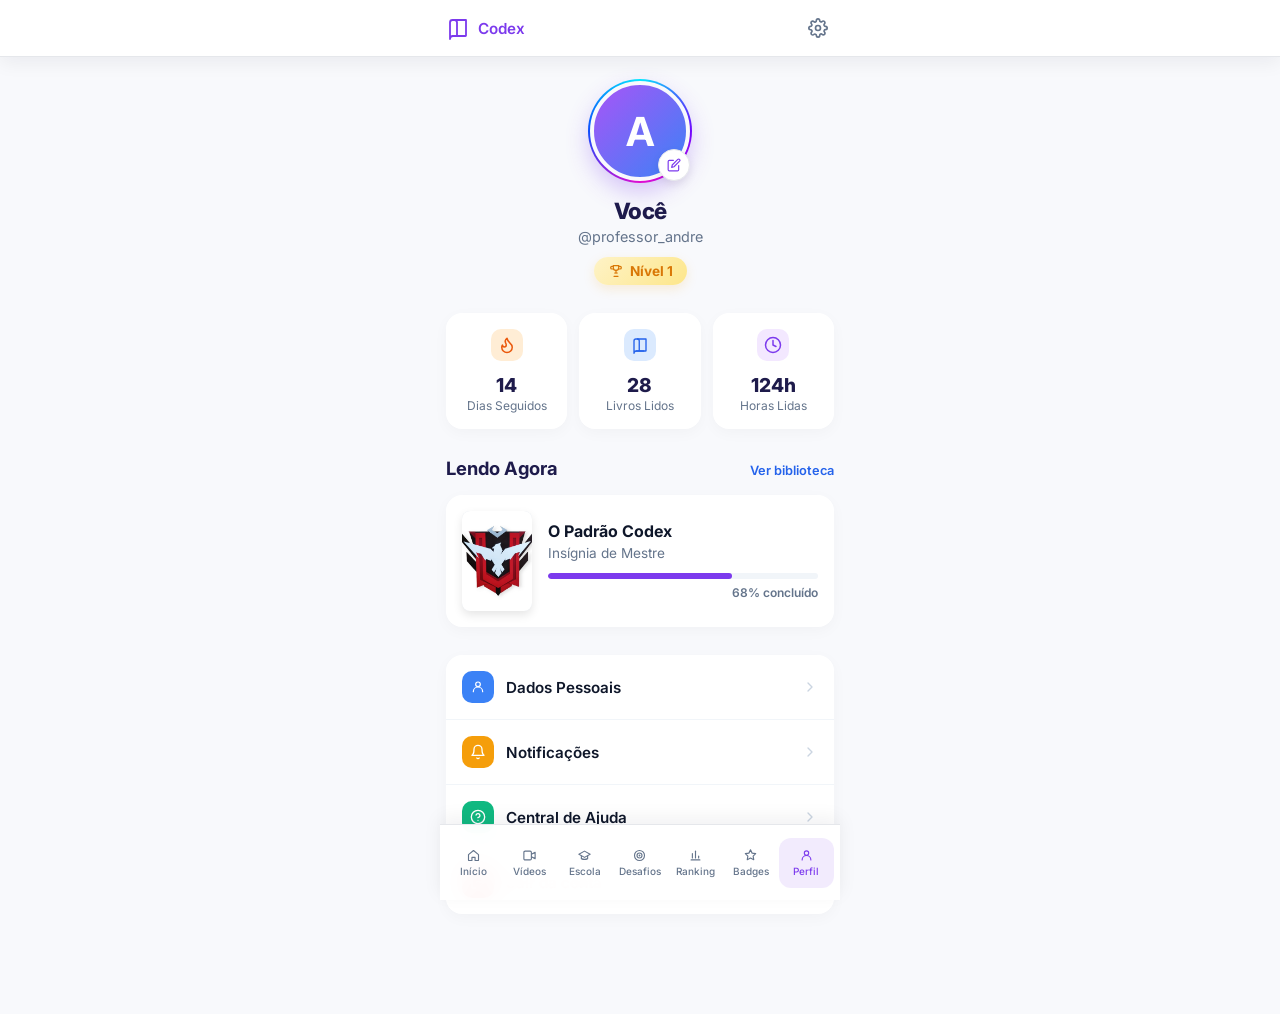
<file: pages/perfil.html>
<!doctype html>
<html lang="pt-BR">
  <head>
    <meta charset="UTF-8" />
    <meta name="viewport" content="width=device-width, initial-scale=1.0" />
    <title>CODEX - Perfil</title>
    <link rel="stylesheet" href="../css/global.css" />
    <link rel="stylesheet" href="../css/perfil.css" />
  </head>
  <body class="profile-page">
    <svg xmlns="http://www.w3.org/2000/svg" style="display: none">
      <symbol id="icon-book" viewBox="0 0 24 24" fill="none">
        <path
          d="M4 6.5C4 5.119 5.119 4 6.5 4H20v15.5a.5.5 0 0 1-.5.5H7a3 3 0 0 0-3 3V6.5Z"
          stroke="currentColor"
          stroke-width="1.8"
          stroke-linejoin="round"
        />
        <path
          d="M7 20h10"
          stroke="currentColor"
          stroke-width="1.8"
          stroke-linecap="round"
        />
        <path
          d="M8 4h.5C9.881 4 11 5.119 11 6.5V20"
          stroke="currentColor"
          stroke-width="1.8"
          stroke-linejoin="round"
        />
      </symbol>
      <symbol id="icon-trophy" viewBox="0 0 24 24" fill="none">
        <path
          d="M8 4h8v3a4 4 0 0 1-8 0V4Z"
          stroke="currentColor"
          stroke-width="1.8"
          stroke-linejoin="round"
        />
        <path
          d="M16 5h2a2 2 0 0 1 0 4h-2"
          stroke="currentColor"
          stroke-width="1.8"
          stroke-linecap="round"
        />
        <path
          d="M8 5H6a2 2 0 1 0 0 4h2"
          stroke="currentColor"
          stroke-width="1.8"
          stroke-linecap="round"
        />
        <path
          d="M12 11v4"
          stroke="currentColor"
          stroke-width="1.8"
          stroke-linecap="round"
        />
        <path
          d="M9 20h6"
          stroke="currentColor"
          stroke-width="1.8"
          stroke-linecap="round"
        />
        <path
          d="M10 15h4"
          stroke="currentColor"
          stroke-width="1.8"
          stroke-linecap="round"
        />
      </symbol>
      <symbol id="icon-home" viewBox="0 0 24 24" fill="none">
        <path
          d="M4 10.5 12 4l8 6.5V19a1 1 0 0 1-1 1h-4.5v-5h-5v5H5a1 1 0 0 1-1-1v-8.5Z"
          stroke="currentColor"
          stroke-width="1.8"
          stroke-linejoin="round"
        />
      </symbol>
      <symbol id="icon-videos" viewBox="0 0 24 24" fill="none">
        <rect
          x="3"
          y="5"
          width="12"
          height="14"
          rx="2"
          stroke="currentColor"
          stroke-width="1.8"
        />
        <path
          d="m15 10 6-3v10l-6-3"
          stroke="currentColor"
          stroke-width="1.8"
          stroke-linejoin="round"
        />
      </symbol>
      <symbol id="icon-school" viewBox="0 0 24 24" fill="none">
        <path
          d="M3 10 12 5l9 5-9 5-9-5Z"
          stroke="currentColor"
          stroke-width="1.8"
          stroke-linejoin="round"
        />
        <path
          d="M7 12.5V17a11 11 0 0 0 10 0v-4.5"
          stroke="currentColor"
          stroke-width="1.8"
          stroke-linejoin="round"
        />
      </symbol>
      <symbol id="icon-target" viewBox="0 0 24 24" fill="none">
        <circle
          cx="12"
          cy="12"
          r="8"
          stroke="currentColor"
          stroke-width="1.8"
        />
        <circle
          cx="12"
          cy="12"
          r="4"
          stroke="currentColor"
          stroke-width="1.8"
        />
        <circle cx="12" cy="12" r="1.5" fill="currentColor" />
      </symbol>
      <symbol id="icon-ranking" viewBox="0 0 24 24" fill="none">
        <path
          d="M5 19h14"
          stroke="currentColor"
          stroke-width="1.8"
          stroke-linecap="round"
        />
        <path
          d="M7 16V9"
          stroke="currentColor"
          stroke-width="1.8"
          stroke-linecap="round"
        />
        <path
          d="M12 16V5"
          stroke="currentColor"
          stroke-width="1.8"
          stroke-linecap="round"
        />
        <path
          d="M17 16v-3"
          stroke="currentColor"
          stroke-width="1.8"
          stroke-linecap="round"
        />
      </symbol>
      <symbol id="icon-badge" viewBox="0 0 24 24" fill="none">
        <path
          d="m12 3 2.6 5.2 5.7.8-4.1 4 1 5.7L12 16l-5.2 2.7 1-5.7-4.1-4 5.7-.8L12 3Z"
          stroke="currentColor"
          stroke-width="1.8"
          stroke-linejoin="round"
        />
      </symbol>
      <symbol id="icon-user" viewBox="0 0 24 24" fill="none">
        <circle
          cx="12"
          cy="8"
          r="3.5"
          stroke="currentColor"
          stroke-width="1.8"
        />
        <path
          d="M5 19a7 7 0 0 1 14 0"
          stroke="currentColor"
          stroke-width="1.8"
          stroke-linecap="round"
        />
      </symbol>
      <symbol
        id="icon-settings"
        viewBox="0 0 24 24"
        fill="none"
        stroke="currentColor"
        stroke-width="2"
        stroke-linecap="round"
        stroke-linejoin="round"
      >
        <circle cx="12" cy="12" r="3"></circle>
        <path
          d="M19.4 15a1.65 1.65 0 0 0 .33 1.82l.06.06a2 2 0 0 1 0 2.83 2 2 0 0 1-2.83 0l-.06-.06a1.65 1.65 0 0 0-1.82-.33 1.65 1.65 0 0 0-1 1.51V21a2 2 0 0 1-2 2 2 2 0 0 1-2-2v-.09A1.65 1.65 0 0 0 9 19.4a1.65 1.65 0 0 0-1.82.33l-.06.06a2 2 0 0 1-2.83 0 2 2 0 0 1 0-2.83l.06-.06a1.65 1.65 0 0 0 .33-1.82 1.65 1.65 0 0 0-1.51-1H3a2 2 0 0 1-2-2 2 2 0 0 1 2-2h.09A1.65 1.65 0 0 0 4.6 9a1.65 1.65 0 0 0-.33-1.82l-.06-.06a2 2 0 0 1 0-2.83 2 2 0 0 1 2.83 0l.06.06a1.65 1.65 0 0 0 1.82.33H9a1.65 1.65 0 0 0 1-1.51V3a2 2 0 0 1 2-2 2 2 0 0 1 2 2v.09a1.65 1.65 0 0 0 1 1.51 1.65 1.65 0 0 0 1.82-.33l.06-.06a2 2 0 0 1 2.83 0 2 2 0 0 1 0 2.83l-.06.06a1.65 1.65 0 0 0-.33 1.82V9a1.65 1.65 0 0 0 1.51 1H21a2 2 0 0 1 2 2 2 2 0 0 1-2 2h-.09a1.65 1.65 0 0 0-1.51 1z"
        ></path>
      </symbol>
      <symbol
        id="icon-edit"
        viewBox="0 0 24 24"
        fill="none"
        stroke="currentColor"
        stroke-width="2"
        stroke-linecap="round"
        stroke-linejoin="round"
      >
        <path
          d="M11 4H4a2 2 0 0 0-2 2v14a2 2 0 0 0 2 2h14a2 2 0 0 0 2-2v-7"
        ></path>
        <path
          d="M18.5 2.5a2.121 2.121 0 0 1 3 3L12 15l-4 1 1-4 9.5-9.5z"
        ></path>
      </symbol>
      <symbol
        id="icon-flame"
        viewBox="0 0 24 24"
        fill="none"
        stroke="currentColor"
        stroke-width="2"
        stroke-linecap="round"
        stroke-linejoin="round"
      >
        <path
          d="M8.5 14.5A2.5 2.5 0 0 0 11 12c0-1.38-.5-2-1-3-1.072-2.143-.224-4.054 2-6 .5 2.5 2 4.9 4 6.5 2 1.6 3 3.5 3 5.5a7 7 0 1 1-14 0c0-1.153.433-2.294 1-3a2.5 2.5 0 0 0 2.5 2.5z"
        ></path>
      </symbol>
      <symbol
        id="icon-clock"
        viewBox="0 0 24 24"
        fill="none"
        stroke="currentColor"
        stroke-width="2"
        stroke-linecap="round"
        stroke-linejoin="round"
      >
        <circle cx="12" cy="12" r="10"></circle>
        <polyline points="12 6 12 12 16 14"></polyline>
      </symbol>
      <symbol
        id="icon-chevron-right"
        viewBox="0 0 24 24"
        fill="none"
        stroke="currentColor"
        stroke-width="2"
        stroke-linecap="round"
        stroke-linejoin="round"
      >
        <polyline points="9 18 15 12 9 6"></polyline>
      </symbol>
      <symbol
        id="icon-log-out"
        viewBox="0 0 24 24"
        fill="none"
        stroke="currentColor"
        stroke-width="2"
        stroke-linecap="round"
        stroke-linejoin="round"
      >
        <path d="M9 21H5a2 2 0 0 1-2-2V5a2 2 0 0 1 2-2h4"></path>
        <polyline points="16 17 21 12 16 7"></polyline>
        <line x1="21" y1="12" x2="9" y2="12"></line>
      </symbol>
      <symbol
        id="icon-bell"
        viewBox="0 0 24 24"
        fill="none"
        stroke="currentColor"
        stroke-width="2"
        stroke-linecap="round"
        stroke-linejoin="round"
      >
        <path d="M18 8A6 6 0 0 0 6 8c0 7-3 9-3 9h18s-3-2-3-9"></path>
        <path d="M13.73 21a2 2 0 0 1-3.46 0"></path>
      </symbol>
      <symbol
        id="icon-help"
        viewBox="0 0 24 24"
        fill="none"
        stroke="currentColor"
        stroke-width="2"
        stroke-linecap="round"
        stroke-linejoin="round"
      >
        <circle cx="12" cy="12" r="10"></circle>
        <path d="M9.09 9a3 3 0 0 1 5.83 1c0 2-3 3-3 3"></path>
        <line x1="12" y1="17" x2="12.01" y2="17"></line>
      </symbol>
    </svg>

    <header class="app-header">
      <div class="app-header__inner">
        <div class="app-brand">
          <span class="icon icon--brand">
            <svg><use href="#icon-book"></use></svg>
          </span>
          <span class="app-brand__text">Codex</span>
        </div>
        <div class="app-header__status">
          <button class="icon-btn">
            <svg><use href="#icon-settings"></use></svg>
          </button>
        </div>
      </div>
    </header>

    <main class="profile-container">
      <section class="profile-hero fade-up" style="animation-delay: 0s">
        <div class="profile-hero__avatar-wrapper">
          <div class="profile-hero__avatar" id="user-avatar"></div>
          <button class="profile-hero__edit-btn">
            <svg><use href="#icon-edit"></use></svg>
          </button>
        </div>
        <h1 class="profile-hero__name" id="user-name"></h1>
        <p class="profile-hero__handle" id="user-handle"></p>
        <div class="profile-hero__level-badge">
          <svg><use href="#icon-trophy"></use></svg>
          <span id="user-level"></span>
        </div>
      </section>

      <section
        class="profile-stats fade-up"
        style="animation-delay: 0.1s"
        id="stats-container"
      ></section>

      <section class="profile-current fade-up" style="animation-delay: 0.2s">
        <div class="section-header">
          <h2 class="section-title">Lendo Agora</h2>
          <a href="#" class="section-link">Ver biblioteca</a>
        </div>
        <div class="current-book-card" id="current-book-container"></div>
      </section>

      <section class="profile-menu fade-up" style="animation-delay: 0.3s">
        <div class="menu-list">
          <a href="#" class="menu-item">
            <div class="menu-item__left">
              <div class="menu-item__icon bg-blue">
                <svg><use href="#icon-user"></use></svg>
              </div>
              <span>Dados Pessoais</span>
            </div>
            <svg class="menu-item__arrow">
              <use href="#icon-chevron-right"></use>
            </svg>
          </a>
          <a href="#" class="menu-item">
            <div class="menu-item__left">
              <div class="menu-item__icon bg-yellow">
                <svg><use href="#icon-bell"></use></svg>
              </div>
              <span>Notificações</span>
            </div>
            <svg class="menu-item__arrow">
              <use href="#icon-chevron-right"></use>
            </svg>
          </a>
          <a href="#" class="menu-item">
            <div class="menu-item__left">
              <div class="menu-item__icon bg-green">
                <svg><use href="#icon-help"></use></svg>
              </div>
              <span>Central de Ajuda</span>
            </div>
            <svg class="menu-item__arrow">
              <use href="#icon-chevron-right"></use>
            </svg>
          </a>
          <a href="../index.html" class="menu-item menu-item--danger">
            <div class="menu-item__left">
              <div class="menu-item__icon bg-red">
                <svg><use href="#icon-log-out"></use></svg>
              </div>
              <span>Sair da conta</span>
            </div>
          </a>
        </div>
      </section>
    </main>

    <nav class="bottom-nav" aria-label="Navegação principal">
      <a href="./home.html" class="bottom-nav__item">
        <span class="bottom-nav__icon"
          ><svg><use href="#icon-home"></use></svg
        ></span>
        <span class="bottom-nav__label">Início</span>
      </a>
      <a href="./videos.html" class="bottom-nav__item">
        <span class="bottom-nav__icon"
          ><svg><use href="#icon-videos"></use></svg
        ></span>
        <span class="bottom-nav__label">Vídeos</span>
      </a>
      <a href="./escola.html" class="bottom-nav__item">
        <span class="bottom-nav__icon"
          ><svg><use href="#icon-school"></use></svg
        ></span>
        <span class="bottom-nav__label">Escola</span>
      </a>
      <a href="./desafios.html" class="bottom-nav__item">
        <span class="bottom-nav__icon"
          ><svg><use href="#icon-target"></use></svg
        ></span>
        <span class="bottom-nav__label">Desafios</span>
      </a>
      <a href="./ranking.html" class="bottom-nav__item">
        <span class="bottom-nav__icon"
          ><svg><use href="#icon-ranking"></use></svg
        ></span>
        <span class="bottom-nav__label">Ranking</span>
      </a>
      <a href="./badges.html" class="bottom-nav__item">
        <span class="bottom-nav__icon"
          ><svg><use href="#icon-badge"></use></svg
        ></span>
        <span class="bottom-nav__label">Badges</span>
      </a>
      <a href="./perfil.html" class="bottom-nav__item active">
        <span class="bottom-nav__icon"
          ><svg><use href="#icon-user"></use></svg
        ></span>
        <span class="bottom-nav__label">Perfil</span>
      </a>
    </nav>

    <script src="../js/perfil.js"></script>
  </body>
</html>
</file>
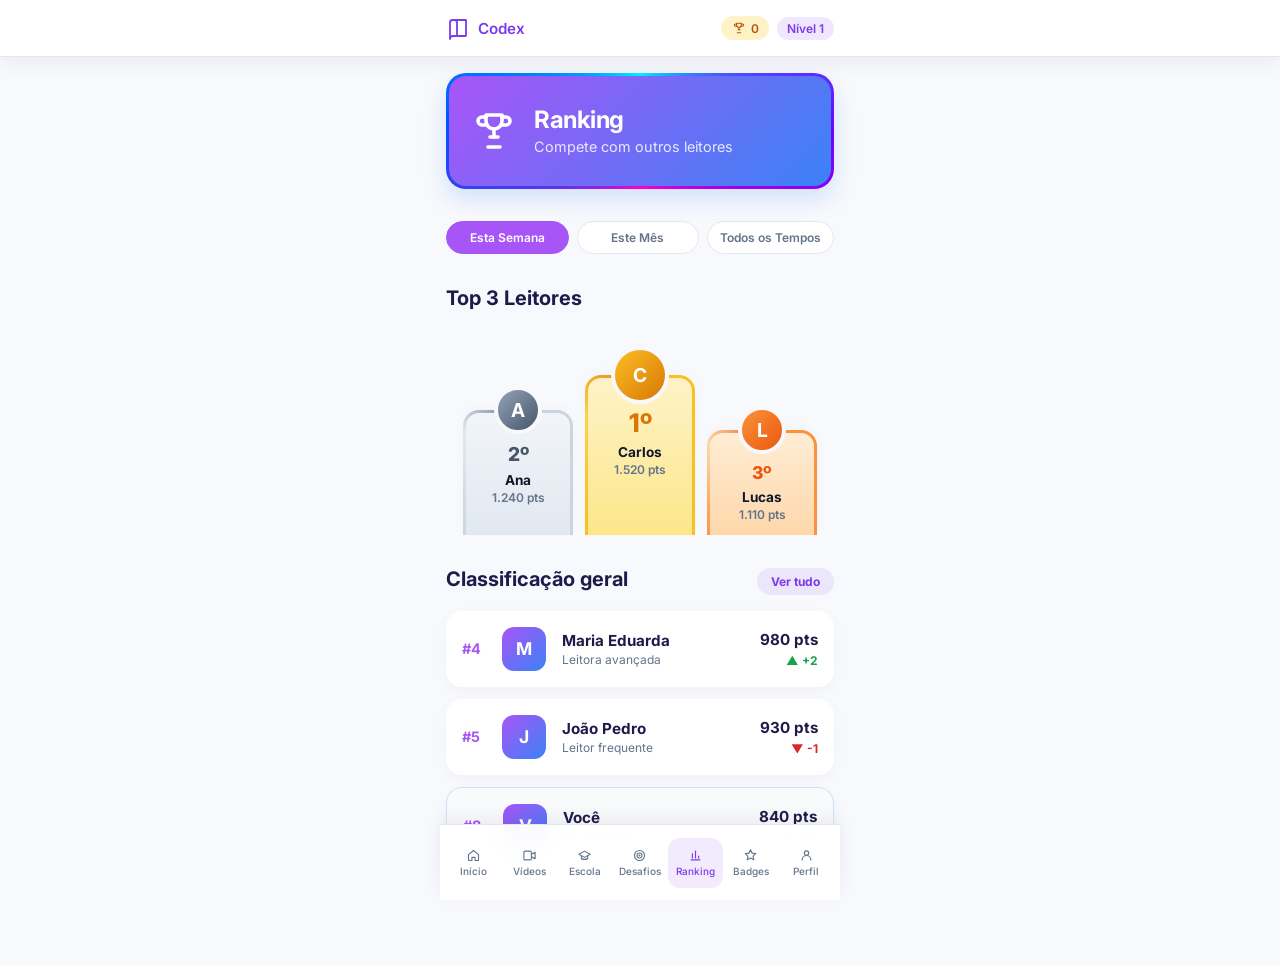
<file: pages/ranking.html>
<!doctype html>
<html lang="pt-BR">
  <head>
    <meta charset="UTF-8" />
    <meta name="viewport" content="width=device-width, initial-scale=1.0" />
    <title>CODEX - Ranking</title>

    <link rel="stylesheet" href="../css/global.css" />
    <link rel="stylesheet" href="../css/ranking.css" />
  </head>

  <body class="ranking-page">
    <svg xmlns="http://www.w3.org/2000/svg" style="display: none">
      <symbol id="icon-book" viewBox="0 0 24 24" fill="none">
        <path
          d="M4 6.5C4 5.119 5.119 4 6.5 4H20v15.5a.5.5 0 0 1-.5.5H7a3 3 0 0 0-3 3V6.5Z"
          stroke="currentColor"
          stroke-width="1.8"
          stroke-linejoin="round"
        />
        <path
          d="M7 20h10"
          stroke="currentColor"
          stroke-width="1.8"
          stroke-linecap="round"
        />
        <path
          d="M8 4h.5C9.881 4 11 5.119 11 6.5V20"
          stroke="currentColor"
          stroke-width="1.8"
          stroke-linejoin="round"
        />
      </symbol>
      <symbol id="icon-trophy" viewBox="0 0 24 24" fill="none">
        <path
          d="M8 4h8v3a4 4 0 0 1-8 0V4Z"
          stroke="currentColor"
          stroke-width="1.8"
          stroke-linejoin="round"
        />
        <path
          d="M16 5h2a2 2 0 0 1 0 4h-2"
          stroke="currentColor"
          stroke-width="1.8"
          stroke-linecap="round"
        />
        <path
          d="M8 5H6a2 2 0 1 0 0 4h2"
          stroke="currentColor"
          stroke-width="1.8"
          stroke-linecap="round"
        />
        <path
          d="M12 11v4"
          stroke="currentColor"
          stroke-width="1.8"
          stroke-linecap="round"
        />
        <path
          d="M9 20h6"
          stroke="currentColor"
          stroke-width="1.8"
          stroke-linecap="round"
        />
        <path
          d="M10 15h4"
          stroke="currentColor"
          stroke-width="1.8"
          stroke-linecap="round"
        />
      </symbol>
      <symbol id="icon-home" viewBox="0 0 24 24" fill="none">
        <path
          d="M4 10.5 12 4l8 6.5V19a1 1 0 0 1-1 1h-4.5v-5h-5v5H5a1 1 0 0 1-1-1v-8.5Z"
          stroke="currentColor"
          stroke-width="1.8"
          stroke-linejoin="round"
        />
      </symbol>
      <symbol id="icon-videos" viewBox="0 0 24 24" fill="none">
        <rect
          x="3"
          y="5"
          width="12"
          height="14"
          rx="2"
          stroke="currentColor"
          stroke-width="1.8"
        />
        <path
          d="m15 10 6-3v10l-6-3"
          stroke="currentColor"
          stroke-width="1.8"
          stroke-linejoin="round"
        />
      </symbol>
      <symbol id="icon-school" viewBox="0 0 24 24" fill="none">
        <path
          d="M3 10 12 5l9 5-9 5-9-5Z"
          stroke="currentColor"
          stroke-width="1.8"
          stroke-linejoin="round"
        />
        <path
          d="M7 12.5V17a11 11 0 0 0 10 0v-4.5"
          stroke="currentColor"
          stroke-width="1.8"
          stroke-linejoin="round"
        />
      </symbol>
      <symbol id="icon-target" viewBox="0 0 24 24" fill="none">
        <circle
          cx="12"
          cy="12"
          r="8"
          stroke="currentColor"
          stroke-width="1.8"
        />
        <circle
          cx="12"
          cy="12"
          r="4"
          stroke="currentColor"
          stroke-width="1.8"
        />
        <circle cx="12" cy="12" r="1.5" fill="currentColor" />
      </symbol>
      <symbol id="icon-ranking" viewBox="0 0 24 24" fill="none">
        <path
          d="M5 19h14"
          stroke="currentColor"
          stroke-width="1.8"
          stroke-linecap="round"
        />
        <path
          d="M7 16V9"
          stroke="currentColor"
          stroke-width="1.8"
          stroke-linecap="round"
        />
        <path
          d="M12 16V5"
          stroke="currentColor"
          stroke-width="1.8"
          stroke-linecap="round"
        />
        <path
          d="M17 16v-3"
          stroke="currentColor"
          stroke-width="1.8"
          stroke-linecap="round"
        />
      </symbol>
      <symbol id="icon-badge" viewBox="0 0 24 24" fill="none">
        <path
          d="m12 3 2.6 5.2 5.7.8-4.1 4 1 5.7L12 16l-5.2 2.7 1-5.7-4.1-4 5.7-.8L12 3Z"
          stroke="currentColor"
          stroke-width="1.8"
          stroke-linejoin="round"
        />
      </symbol>
      <symbol id="icon-user" viewBox="0 0 24 24" fill="none">
        <circle
          cx="12"
          cy="8"
          r="3.5"
          stroke="currentColor"
          stroke-width="1.8"
        />
        <path
          d="M5 19a7 7 0 0 1 14 0"
          stroke="currentColor"
          stroke-width="1.8"
          stroke-linecap="round"
        />
      </symbol>
      <symbol id="icon-arrow-right" viewBox="0 0 24 24" fill="none">
        <path
          d="M5 12h14"
          stroke="currentColor"
          stroke-width="1.8"
          stroke-linecap="round"
        />
        <path
          d="m13 7 5 5-5 5"
          stroke="currentColor"
          stroke-width="1.8"
          stroke-linecap="round"
          stroke-linejoin="round"
        />
      </symbol>
    </svg>

    <header class="app-header">
      <div class="app-header__inner">
        <div class="app-brand">
          <span class="icon icon--brand">
            <svg><use href="#icon-book"></use></svg>
          </span>
          <span class="app-brand__text">Codex</span>
        </div>

        <div class="app-header__status">
          <span class="status-pill">
            <span class="icon icon--xs">
              <svg><use href="#icon-trophy"></use></svg>
            </span>
            <span>0</span>
          </span>

          <span class="status-pill status-pill--level">Nível 1</span>
        </div>
      </div>
    </header>

    <main class="ranking-container">
      <section class="ranking-hero">
        <div class="ranking-hero__icon">
          <svg><use href="#icon-trophy"></use></svg>
        </div>
        <div class="ranking-hero__text-area">
          <h1 class="ranking-title">Ranking</h1>
          <p class="ranking-subtitle">Compete com outros leitores</p>
        </div>
      </section>

      <section class="ranking-tabs">
        <button class="ranking-tab active" data-period="semana" type="button">
          Esta Semana
        </button>
        <button class="ranking-tab" data-period="mes" type="button">
          Este Mês
        </button>
        <button class="ranking-tab" data-period="todos" type="button">
          Todos os Tempos
        </button>
      </section>

      <section class="ranking-podium-section">
        <div class="section-header">
          <h2 class="section-title">Top 3 Leitores</h2>
        </div>

        <div class="podium">
          <div class="podium-item podium-item--silver">
            <div class="podium-avatar">A</div>
            <div class="podium-bar">
              <span class="podium-rank">2º</span>
              <span class="podium-name">Ana</span>
              <span class="podium-score">1.240 pts</span>
            </div>
          </div>

          <div class="podium-item podium-item--gold">
            <div class="podium-avatar">C</div>
            <div class="podium-bar">
              <span class="podium-rank">1º</span>
              <span class="podium-name">Carlos</span>
              <span class="podium-score">1.520 pts</span>
            </div>
          </div>

          <div class="podium-item podium-item--bronze">
            <div class="podium-avatar">L</div>
            <div class="podium-bar">
              <span class="podium-rank">3º</span>
              <span class="podium-name">Lucas</span>
              <span class="podium-score">1.110 pts</span>
            </div>
          </div>
        </div>
      </section>

      <section class="ranking-list-section">
        <div class="section-header">
          <h2 class="section-title">Classificação geral</h2>
          <a href="#" class="section-link" id="btn-ver-tudo">
            <span class="section-link__text">Ver tudo</span>
            <svg
              class="section-link__icon"
              xmlns="http://www.w3.org/2000/svg"
              viewBox="0 0 24 24"
              fill="none"
              stroke="currentColor"
              stroke-width="2.5"
              stroke-linecap="round"
              stroke-linejoin="round"
            >
              <polyline points="6 9 12 15 18 9"></polyline>
            </svg>
          </a>
        </div>

        <div class="ranking-list" id="rankingList">
          <article class="ranking-item">
            <div class="ranking-item__left">
              <span class="ranking-item__position">#4</span>
              <div class="ranking-item__avatar">M</div>
              <div class="ranking-item__info">
                <h3 class="ranking-item__name">Maria Eduarda</h3>
                <p class="ranking-item__meta">Leitora avançada</p>
              </div>
            </div>
            <div class="ranking-item__right">
              <strong class="ranking-item__score">980 pts</strong>
              <span class="ranking-item__trend up">▲ +2</span>
            </div>
          </article>

          <article class="ranking-item">
            <div class="ranking-item__left">
              <span class="ranking-item__position">#5</span>
              <div class="ranking-item__avatar">J</div>
              <div class="ranking-item__info">
                <h3 class="ranking-item__name">João Pedro</h3>
                <p class="ranking-item__meta">Leitor frequente</p>
              </div>
            </div>
            <div class="ranking-item__right">
              <strong class="ranking-item__score">930 pts</strong>
              <span class="ranking-item__trend down">▼ -1</span>
            </div>
          </article>

          <article class="ranking-item ranking-item--me">
            <div class="ranking-item__left">
              <span class="ranking-item__position">#18</span>
              <div class="ranking-item__avatar">V</div>
              <div class="ranking-item__info">
                <h3 class="ranking-item__name">Você</h3>
                <p class="ranking-item__meta">Em evolução</p>
              </div>
            </div>
            <div class="ranking-item__right">
              <strong class="ranking-item__score">840 pts</strong>
              <span class="ranking-item__trend up">▲ +3</span>
            </div>
          </article>
        </div>
      </section>
    </main>

    <nav class="bottom-nav" aria-label="Navegação principal">
      <a href="./home.html" class="bottom-nav__item">
        <span class="bottom-nav__icon">
          <svg><use href="#icon-home"></use></svg>
        </span>
        <span class="bottom-nav__label">Início</span>
      </a>

      <a href="./videos.html" class="bottom-nav__item">
        <span class="bottom-nav__icon">
          <svg><use href="#icon-videos"></use></svg>
        </span>
        <span class="bottom-nav__label">Vídeos</span>
      </a>

      <a href="./escola.html" class="bottom-nav__item">
        <span class="bottom-nav__icon">
          <svg><use href="#icon-school"></use></svg>
        </span>
        <span class="bottom-nav__label">Escola</span>
      </a>

      <a href="./desafios.html" class="bottom-nav__item">
        <span class="bottom-nav__icon">
          <svg><use href="#icon-target"></use></svg>
        </span>
        <span class="bottom-nav__label">Desafios</span>
      </a>

      <a href="./ranking.html" class="bottom-nav__item active">
        <span class="bottom-nav__icon">
          <svg><use href="#icon-ranking"></use></svg>
        </span>
        <span class="bottom-nav__label">Ranking</span>
      </a>

      <a href="./badges.html" class="bottom-nav__item">
        <span class="bottom-nav__icon">
          <svg><use href="#icon-badge"></use></svg>
        </span>
        <span class="bottom-nav__label">Badges</span>
      </a>

      <a href="./perfil.html" class="bottom-nav__item">
        <span class="bottom-nav__icon">
          <svg><use href="#icon-user"></use></svg>
        </span>
        <span class="bottom-nav__label">Perfil</span>
      </a>
    </nav>

    <script src="../js/ranking.js"></script>
  </body>
</html>
</file>
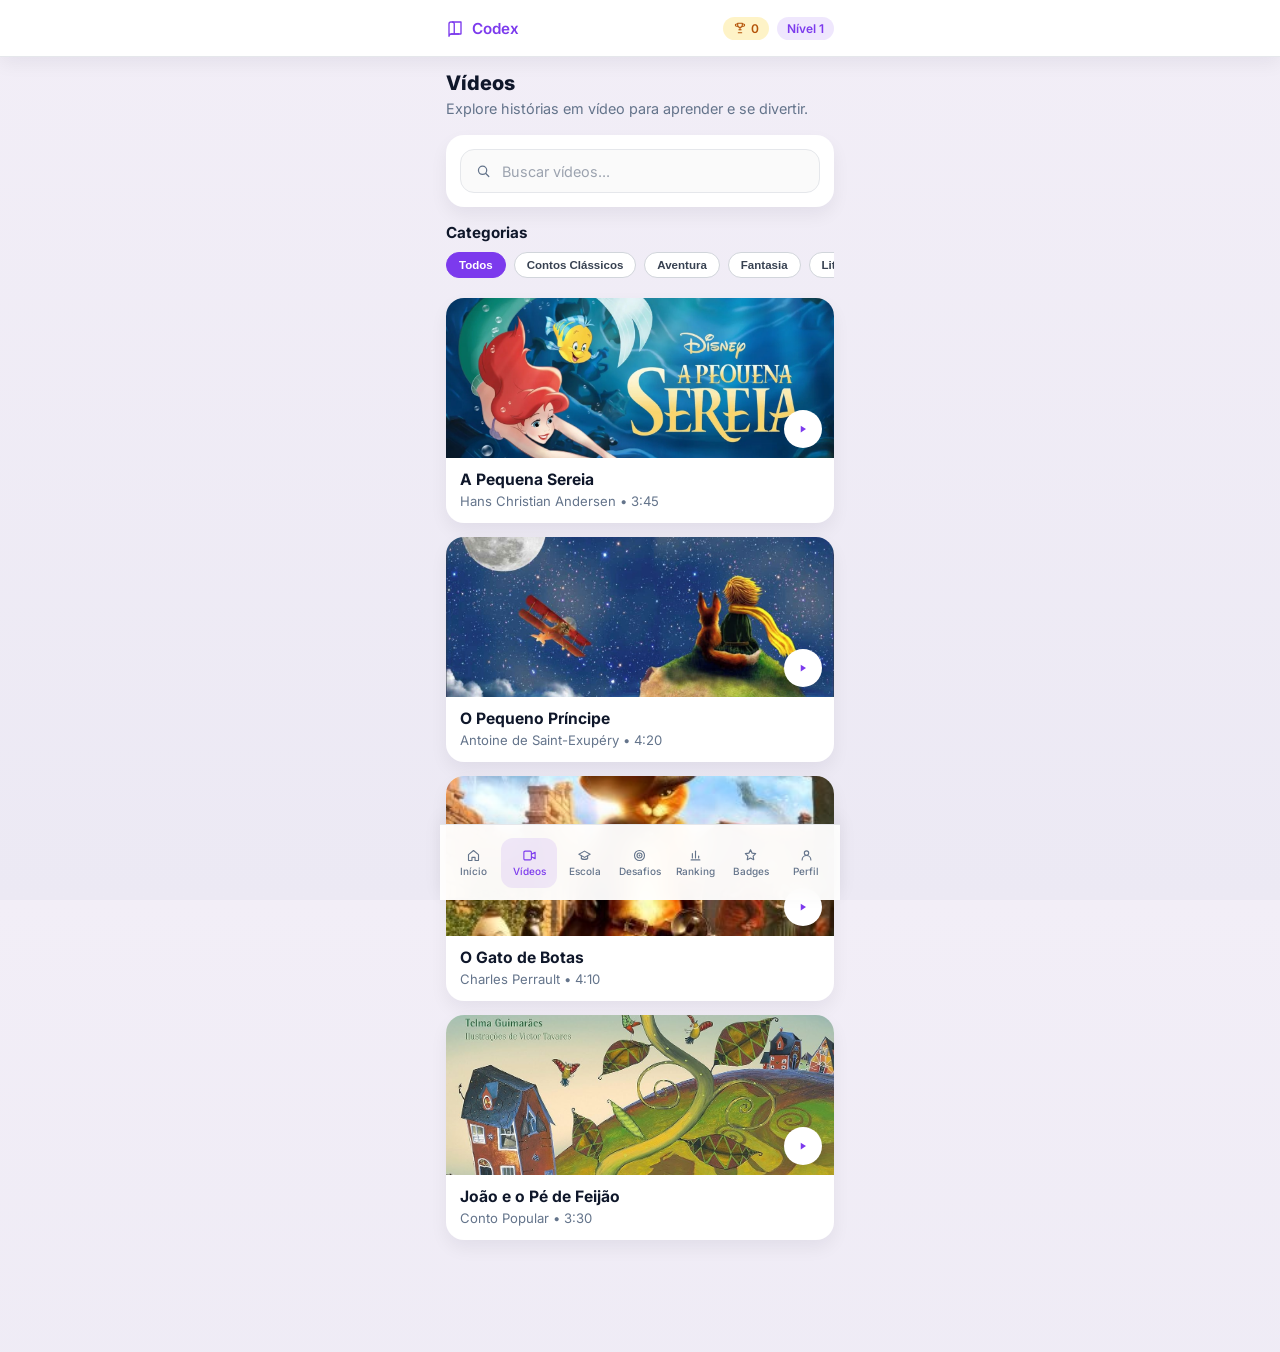
<file: pages/videos.html>
<!doctype html>
<html lang="pt-BR">
  <head>
    <meta charset="UTF-8" />
    <meta name="viewport" content="width=device-width, initial-scale=1.0" />
    <title>CODEX - Vídeos</title>

    <link rel="stylesheet" href="../css/global.css" />
    <link rel="stylesheet" href="../css/videos.css" />
  </head>

  <body class="videos-page">
    <svg xmlns="http://www.w3.org/2000/svg" style="display: none">
      <symbol id="icon-book" viewBox="0 0 24 24" fill="none">
        <path
          d="M4 6.5C4 5.119 5.119 4 6.5 4H20v15.5a.5.5 0 0 1-.5.5H7a3 3 0 0 0-3 3V6.5Z"
          stroke="currentColor"
          stroke-width="1.8"
          stroke-linejoin="round"
        />
        <path
          d="M7 20h10"
          stroke="currentColor"
          stroke-width="1.8"
          stroke-linecap="round"
        />
        <path
          d="M8 4h.5C9.881 4 11 5.119 11 6.5V20"
          stroke="currentColor"
          stroke-width="1.8"
          stroke-linejoin="round"
        />
      </symbol>

      <symbol id="icon-trophy" viewBox="0 0 24 24" fill="none">
        <path
          d="M8 4h8v3a4 4 0 0 1-8 0V4Z"
          stroke="currentColor"
          stroke-width="1.8"
          stroke-linejoin="round"
        />
        <path
          d="M16 5h2a2 2 0 0 1 0 4h-2"
          stroke="currentColor"
          stroke-width="1.8"
          stroke-linecap="round"
        />
        <path
          d="M8 5H6a2 2 0 1 0 0 4h2"
          stroke="currentColor"
          stroke-width="1.8"
          stroke-linecap="round"
        />
        <path
          d="M12 11v4"
          stroke="currentColor"
          stroke-width="1.8"
          stroke-linecap="round"
        />
        <path
          d="M9 20h6"
          stroke="currentColor"
          stroke-width="1.8"
          stroke-linecap="round"
        />
        <path
          d="M10 15h4"
          stroke="currentColor"
          stroke-width="1.8"
          stroke-linecap="round"
        />
      </symbol>

      <symbol id="icon-home" viewBox="0 0 24 24" fill="none">
        <path
          d="M4 10.5 12 4l8 6.5V19a1 1 0 0 1-1 1h-4.5v-5h-5v5H5a1 1 0 0 1-1-1v-8.5Z"
          stroke="currentColor"
          stroke-width="1.8"
          stroke-linejoin="round"
        />
      </symbol>

      <symbol id="icon-videos" viewBox="0 0 24 24" fill="none">
        <rect
          x="3"
          y="5"
          width="12"
          height="14"
          rx="2"
          stroke="currentColor"
          stroke-width="1.8"
        />
        <path
          d="m15 10 6-3v10l-6-3"
          stroke="currentColor"
          stroke-width="1.8"
          stroke-linejoin="round"
        />
      </symbol>

      <symbol id="icon-school" viewBox="0 0 24 24" fill="none">
        <path
          d="M3 10 12 5l9 5-9 5-9-5Z"
          stroke="currentColor"
          stroke-width="1.8"
          stroke-linejoin="round"
        />
        <path
          d="M7 12.5V17a11 11 0 0 0 10 0v-4.5"
          stroke="currentColor"
          stroke-width="1.8"
          stroke-linejoin="round"
        />
      </symbol>

      <symbol id="icon-target" viewBox="0 0 24 24" fill="none">
        <circle
          cx="12"
          cy="12"
          r="8"
          stroke="currentColor"
          stroke-width="1.8"
        />
        <circle
          cx="12"
          cy="12"
          r="4"
          stroke="currentColor"
          stroke-width="1.8"
        />
        <circle cx="12" cy="12" r="1.5" fill="currentColor" />
      </symbol>

      <symbol id="icon-ranking" viewBox="0 0 24 24" fill="none">
        <path
          d="M5 19h14"
          stroke="currentColor"
          stroke-width="1.8"
          stroke-linecap="round"
        />
        <path
          d="M7 16V9"
          stroke="currentColor"
          stroke-width="1.8"
          stroke-linecap="round"
        />
        <path
          d="M12 16V5"
          stroke="currentColor"
          stroke-width="1.8"
          stroke-linecap="round"
        />
        <path
          d="M17 16v-3"
          stroke="currentColor"
          stroke-width="1.8"
          stroke-linecap="round"
        />
      </symbol>

      <symbol id="icon-badge" viewBox="0 0 24 24" fill="none">
        <path
          d="m12 3 2.6 5.2 5.7.8-4.1 4 1 5.7L12 16l-5.2 2.7 1-5.7-4.1-4 5.7-.8L12 3Z"
          stroke="currentColor"
          stroke-width="1.8"
          stroke-linejoin="round"
        />
      </symbol>

      <symbol id="icon-user" viewBox="0 0 24 24" fill="none">
        <circle
          cx="12"
          cy="8"
          r="3.5"
          stroke="currentColor"
          stroke-width="1.8"
        />
        <path
          d="M5 19a7 7 0 0 1 14 0"
          stroke="currentColor"
          stroke-width="1.8"
          stroke-linecap="round"
        />
      </symbol>

      <symbol id="icon-play" viewBox="0 0 24 24" fill="none">
        <path d="M9 7.5v9l7-4.5-7-4.5Z" fill="currentColor" />
      </symbol>

      <symbol id="icon-search" viewBox="0 0 24 24" fill="none">
        <circle
          cx="11"
          cy="11"
          r="6"
          stroke="currentColor"
          stroke-width="1.8"
        />
        <path
          d="m20 20-4.35-4.35"
          stroke="currentColor"
          stroke-width="1.8"
          stroke-linecap="round"
        />
      </symbol>
    </svg>

    <header class="app-header">
      <div class="app-header__inner">
        <div class="app-brand">
          <span class="icon icon--brand">
            <svg><use href="#icon-book"></use></svg>
          </span>
          <span class="app-brand__text">Codex</span>
        </div>

        <div class="app-header__status">
          <span class="status-pill">
            <span class="icon icon--xs">
              <svg><use href="#icon-trophy"></use></svg>
            </span>
            <span>0</span>
          </span>

          <span class="status-pill status-pill--level">Nível 1</span>
        </div>
      </div>
    </header>

    <main class="videos-container">
      <section class="videos-hero">
        <h1 class="videos-title">Vídeos</h1>
        <p class="videos-subtitle">
          Explore histórias em vídeo para aprender e se divertir.
        </p>
      </section>

      <section class="search-card">
        <div class="search-input">
          <span class="icon icon--search">
            <svg><use href="#icon-search"></use></svg>
          </span>
          <input
            type="text"
            placeholder="Buscar vídeos..."
            aria-label="Buscar vídeos"
          />
        </div>
      </section>

      <section class="categories-section">
        <h2 class="section-title">Categorias</h2>

        <div class="categories-list">
          <button class="category-pill active" type="button">Todos</button>
          <button class="category-pill" type="button">Contos Clássicos</button>
          <button class="category-pill" type="button">Aventura</button>
          <button class="category-pill" type="button">Fantasia</button>
          <button class="category-pill" type="button">Literatura</button>
        </div>
      </section>

      <section class="videos-grid">
        <article class="video-card">
          <div class="video-card__thumb">
            <img
              src="../images/a-pequena-sereia.jpg"
              alt="Thumbnail do vídeo A Pequena Sereia"
            />
            <span class="video-card__play">
              <svg><use href="#icon-play"></use></svg>
            </span>
          </div>

          <div class="video-card__content">
            <h3 class="video-card__title">A Pequena Sereia</h3>
            <p class="video-card__meta">Hans Christian Andersen • 3:45</p>
          </div>
        </article>

        <article class="video-card">
          <div class="video-card__thumb">
            <img
              src="../images/o-pequeno-principe.jpg"
              alt="Thumbnail do vídeo O Pequeno Príncipe"
            />
            <span class="video-card__play">
              <svg><use href="#icon-play"></use></svg>
            </span>
          </div>

          <div class="video-card__content">
            <h3 class="video-card__title">O Pequeno Príncipe</h3>
            <p class="video-card__meta">Antoine de Saint-Exupéry • 4:20</p>
          </div>
        </article>

        <article class="video-card">
          <div class="video-card__thumb">
            <img
              src="../images/gato-de-botas.jpg"
              alt="Thumbnail do vídeo O Gato de Botas"
            />
            <span class="video-card__play">
              <svg><use href="#icon-play"></use></svg>
            </span>
          </div>

          <div class="video-card__content">
            <h3 class="video-card__title">O Gato de Botas</h3>
            <p class="video-card__meta">Charles Perrault • 4:10</p>
          </div>
        </article>

        <article class="video-card">
          <div class="video-card__thumb">
            <img
              src="../images/joao-e-o-pe-de-feijao.jpg"
              alt="Thumbnail do vídeo João e o Pé de Feijão"
            />
            <span class="video-card__play">
              <svg><use href="#icon-play"></use></svg>
            </span>
          </div>

          <div class="video-card__content">
            <h3 class="video-card__title">João e o Pé de Feijão</h3>
            <p class="video-card__meta">Conto Popular • 3:30</p>
          </div>
        </article>
      </section>
    </main>

    <nav class="bottom-nav" aria-label="Navegação principal">
      <a href="./home.html" class="bottom-nav__item">
        <span class="bottom-nav__icon">
          <svg><use href="#icon-home"></use></svg>
        </span>
        <span class="bottom-nav__label">Início</span>
      </a>

      <a href="./videos.html" class="bottom-nav__item active">
        <span class="bottom-nav__icon">
          <svg><use href="#icon-videos"></use></svg>
        </span>
        <span class="bottom-nav__label">Vídeos</span>
      </a>

      <a href="./escola.html" class="bottom-nav__item">
        <span class="bottom-nav__icon">
          <svg><use href="#icon-school"></use></svg>
        </span>
        <span class="bottom-nav__label">Escola</span>
      </a>

      <a href="./desafios.html" class="bottom-nav__item">
        <span class="bottom-nav__icon">
          <svg><use href="#icon-target"></use></svg>
        </span>
        <span class="bottom-nav__label">Desafios</span>
      </a>

      <a href="./ranking.html" class="bottom-nav__item">
        <span class="bottom-nav__icon">
          <svg><use href="#icon-ranking"></use></svg>
        </span>
        <span class="bottom-nav__label">Ranking</span>
      </a>

      <a href="./badges.html" class="bottom-nav__item">
        <span class="bottom-nav__icon">
          <svg><use href="#icon-badge"></use></svg>
        </span>
        <span class="bottom-nav__label">Badges</span>
      </a>

      <a href="./perfil.html" class="bottom-nav__item">
        <span class="bottom-nav__icon">
          <svg><use href="#icon-user"></use></svg>
        </span>
        <span class="bottom-nav__label">Perfil</span>
      </a>
    </nav>

    <script src="../js/videos.js"></script>
  </body>
</html>
</file>
<file: css/global.css>
@import url("https://fonts.googleapis.com/css2?family=Inter:wght@400;500;600;700&display=swap");

:root {
  --primary-purple: #7c3aed;
  --secondary-blue: #2563eb;

  --bg-gradient: linear-gradient(
    135deg,
    var(--primary-purple) 0%,
    var(--secondary-blue) 100%
  );

  --font-family:
    "Inter", system-ui, -apple-system, Segoe UI, Roboto, Arial, sans-serif;

  --white: #ffffff;
  --text: #0f172a;
  --muted: #64748b;

  --radius: 16px;

  --border-light: #e5e7eb;
  --nav-bg: rgba(255, 255, 255, 0.95);
  --nav-active-bg: rgba(124, 58, 237, 0.1);
  --bottom-nav-height: 76px;
}

* {
  margin: 0;
  padding: 0;
  box-sizing: border-box;
}

html,
body {
  height: 100%;
}

body {
  font-family: var(--font-family);
  -webkit-font-smoothing: antialiased;
  -moz-osx-font-smoothing: grayscale;
  padding-bottom: calc(var(--bottom-nav-height) + 16px);
}

.app-bg {
  min-height: 100vh;
  background: var(--bg-gradient);
}

.app-header {
  position: sticky;
  top: 0;
  z-index: 1000;
  width: 100%;
  background: rgba(255, 255, 255, 0.96);
  border-bottom: 1px solid var(--border-light);
  box-shadow: 0 6px 18px rgba(15, 23, 42, 0.06);
  backdrop-filter: blur(12px);
}

.app-header__inner {
  width: 100%;
  max-width: 420px;
  margin: 0 auto;
  min-height: 56px;
  padding: 8px 16px;
  display: flex;
  align-items: center;
  justify-content: space-between;
  gap: 12px;
}

.app-brand {
  display: flex;
  align-items: center;
  gap: 8px;
  flex-shrink: 0;
}

.app-brand__text {
  font-size: 0.95rem;
  font-weight: 600;
  color: var(--primary-purple);
  white-space: nowrap;
}

.app-header__status {
  display: flex;
  align-items: center;
  gap: 8px;
  flex-shrink: 0;
}

.icon {
  display: inline-flex;
  align-items: center;
  justify-content: center;
}

.icon--brand {
  width: 24px;
  height: 24px;
  color: var(--primary-purple);
  flex-shrink: 0;
}

.icon--xs {
  width: 16px;
  height: 16px;
  flex-shrink: 0;
}

.icon svg,
.icon--brand svg,
.icon--xs svg,
.status-pill svg {
  width: 100%;
  height: 100%;
  display: block;
}

.status-pill {
  display: inline-flex;
  align-items: center;
  gap: 4px;

  padding: 4px 10px;
  border-radius: 999px;

  background: #fef3c7;
  color: #b45309;

  font-size: 12px;
  font-weight: 600;
}

.status-pill--level {
  background: rgba(124, 58, 237, 0.12);
  color: var(--primary-purple);
}

.status-pill svg {
  width: 14px;
  height: 14px;
}

.btn-primary {
  display: inline-flex;
  align-items: center;
  justify-content: center;
  gap: 0.5rem;

  padding: 0.75rem 1rem;
  border: 0;
  border-radius: var(--radius);
  cursor: pointer;

  background: var(--primary-purple);
  color: var(--white);

  font-weight: 600;
  font-family: var(--font-family);

  transition:
    transform 120ms ease,
    opacity 120ms ease;
}

.btn-primary:hover {
  opacity: 0.92;
}
.btn-primary:active {
  transform: scale(0.98);
}
.btn-primary:disabled {
  opacity: 0.6;
  cursor: not-allowed;
}

.btn-google {
  display: inline-flex;
  align-items: center;
  justify-content: center;
  gap: 0.5rem;

  padding: 0.75rem 1rem;
  border-radius: var(--radius);
  cursor: pointer;

  background: var(--white);
  color: #111827;
  border: 1px solid #e5e7eb;

  font-weight: 600;
  font-family: var(--font-family);

  transition:
    transform 120ms ease,
    background 120ms ease;
}

.btn-google:hover {
  background: #f9fafb;
}
.btn-google:active {
  transform: scale(0.98);
}
.btn-google:disabled {
  opacity: 0.6;
  cursor: not-allowed;
}

.login-wrapper {
  min-height: 100vh;
  display: flex;
  align-items: center;
  justify-content: center;
}

.card {
  background: #fff;
  border-radius: var(--radius);
  box-shadow: 0 4px 20px rgba(0, 0, 0, 0.15);
  width: 360px;
  padding: 2rem;
}

.tabs {
  display: flex;
  border-bottom: 1px solid #e5e7eb;
  margin-bottom: 1.5rem;
}

.tab-btn {
  flex: 1;
  padding: 0.5rem;
  border: none;
  border-bottom: 2px solid transparent;
  margin-bottom: -1px;
  background: transparent;
  font-family: var(--font-family);
  color: var(--muted);
  cursor: pointer;
}

.tab-btn.active {
  color: var(--primary-purple);
  border-bottom-color: var(--primary-purple);
  font-weight: 600;
}

.form-panel {
  display: none;
}

.form-panel.active {
  display: flex;
  flex-direction: column;
  gap: 1rem;
}

.input-group label {
  display: block;
  font-size: 0.85rem;
  margin-bottom: 0.3rem;
}

.input-wrapper {
  position: relative;
}

.input-wrapper i {
  position: absolute;
  left: 0.75rem;
  top: 50%;
  transform: translateY(-50%);
  color: var(--muted);
}

.input-wrapper input {
  width: 100%;
  padding: 0.65rem 0.75rem 0.65rem 2.2rem;
  border: 1px solid #e5e7eb;
  border-radius: 8px;
  font-family: var(--font-family);
  outline: none;
}

.input-wrapper input:focus {
  border-color: var(--primary-purple);
  box-shadow: 0 0 0 3px rgba(124, 58, 237, 0.12);
}

.input-wrapper input::placeholder {
  color: #9ca3af;
}

.divider {
  text-align: center;
  font-size: 0.8rem;
  color: var(--muted);
}

.login-wrapper {
  flex-direction: column;
}

.cabecalho {
  text-align: center;
  color: #fff;
  margin-bottom: 1.5rem;
}

.cabecalho img {
  width: 60px;
}

.cabecalho p {
  font-size: 0.85rem;
}

#form-entrar p,
#form-cadastrar p {
  text-align: center;
  color: var(--muted);
}

#form-entrar a,
#form-cadastrar a {
  color: var(--primary-purple);
  text-decoration: none;
}

.bottom-nav {
  position: fixed;
  left: 50%;
  bottom: 0;
  transform: translateX(-50%);
  width: 100%;
  max-width: 400px;
  height: var(--bottom-nav-height);
  display: grid;
  grid-template-columns: repeat(7, 1fr);
  align-items: center;
  padding: 6px 6px calc(6px + env(safe-area-inset-bottom));
  background: rgba(255, 255, 255, 0.96);
  border-top: 1px solid var(--border-light);
  box-shadow: 0 -6px 18px rgba(15, 23, 42, 0.06);
  backdrop-filter: blur(12px);
  z-index: 999;
}

.bottom-nav__item {
  display: flex;
  flex-direction: column;
  align-items: center;
  justify-content: center;
  gap: 3px;
  min-height: 50px;
  border-radius: 12px;
  text-decoration: none;
  color: var(--muted);
  font-size: 10px;
  font-weight: 500;
  transition:
    background 0.2s ease,
    color 0.2s ease,
    transform 0.2s ease;
}

.bottom-nav__item:hover {
  background: rgba(124, 58, 237, 0.06);
}

.bottom-nav__item:active {
  transform: scale(0.97);
}

.bottom-nav__icon {
  width: 15px;
  height: 15px;
  display: inline-flex;
  align-items: center;
  justify-content: center;
}

.bottom-nav__icon svg {
  width: 100%;
  height: 100%;
  display: block;
}

.bottom-nav__label {
  display: block;
  line-height: 1.05;
  font-size: 10px;
}

.bottom-nav__item.active {
  color: var(--primary-purple);
  background: var(--nav-active-bg);
}

@media (max-width: 400px) {
  .bottom-nav {
    max-width: 100%;
    padding-left: 4px;
    padding-right: 4px;
  }

  .bottom-nav__item {
    min-height: 48px;
    gap: 2px;
  }

  .bottom-nav__icon {
    width: 14px;
    height: 14px;
  }

  .bottom-nav__label {
    font-size: 9px;
  }
}

.codex-toast {
  position: fixed;
  top: 24px;
  left: 50%;
  transform: translate(-50%, -20px);
  background: #ef4444;
  color: #ffffff;
  padding: 12px 20px;
  border-radius: 12px;
  display: flex;
  align-items: center;
  gap: 12px;
  box-shadow: 0 10px 25px rgba(239, 68, 68, 0.35);
  font-family: var(--font-family, sans-serif);
  font-size: 0.9rem;
  font-weight: 600;
  opacity: 0;
  pointer-events: none;
  z-index: 9999;
  transition: all 0.3s cubic-bezier(0.16, 1, 0.3, 1);
  width: max-content;
  max-width: 90vw;
}

.codex-toast.show {
  transform: translate(-50%, 0);
  opacity: 1;
}

.codex-toast svg {
  width: 20px;
  height: 20px;
  flex-shrink: 0;
}
</file>
<file: css/badges.css>
.badges-page {
  background: #f8f9fc;
  color: var(--text);
}

.badges-container {
  width: 100%;
  max-width: 420px;
  margin: 0 auto;
  padding: 16px 16px calc(var(--bottom-nav-height) + 24px);
  display: flex;
  flex-direction: column;
  gap: 20px;
}

.badges-hero--fancy {
  position: relative;
  overflow: hidden;
  border-radius: 20px;
  padding: 3px;
  display: flex;
  margin-bottom: 4px;
  box-shadow: 0 12px 32px rgba(124, 58, 237, 0.25);
}

.badges-hero--fancy::before {
  content: "";
  position: absolute;
  top: 50%;
  left: 50%;
  width: 250%;
  aspect-ratio: 1;
  transform: translate(-50%, -50%);
  background: conic-gradient(
    from 0deg,
    #00f0ff,
    #7000ff,
    #ff00c8,
    #0051ff,
    #00f0ff
  );
  animation: heroBorderRotate 4s linear infinite;
  z-index: 0;
}

.badges-hero__content {
  position: relative;
  z-index: 1;
  width: 100%;
  background: linear-gradient(135deg, #4f46e5 0%, #7c3aed 100%);
  border-radius: 17px;
  padding: 24px;
  display: flex;
  flex-direction: column;
  justify-content: center;
}

.badges-hero__content::before {
  content: "";
  position: absolute;
  top: -60px;
  right: -40px;
  width: 180px;
  height: 180px;
  background: radial-gradient(
    circle,
    rgba(255, 255, 255, 0.15) 0%,
    transparent 60%
  );
  border-radius: 50%;
  z-index: -1;
}

.badges-hero__header {
  display: flex;
  align-items: center;
  gap: 16px;
  margin-bottom: 20px;
}

.badges-hero__icon {
  width: 48px;
  height: 48px;
  background: rgba(255, 255, 255, 0.2);
  border-radius: 14px;
  display: flex;
  align-items: center;
  justify-content: center;
  backdrop-filter: blur(10px);
  box-shadow: 0 4px 12px rgba(0, 0, 0, 0.1);
}

.badges-hero__icon svg {
  width: 24px;
  height: 24px;
  color: #fff;
}

.badges-hero__title {
  font-size: 1.35rem;
  font-weight: 700;
  margin: 0 0 4px 0;
  color: #fff;
  letter-spacing: -0.5px;
}

.badges-hero__subtitle {
  font-size: 0.85rem;
  color: rgba(255, 255, 255, 0.85);
  margin: 0;
}

.progress-track {
  width: 100%;
  height: 8px;
  background: rgba(0, 0, 0, 0.2);
  border-radius: 999px;
  overflow: hidden;
}

.progress-fill {
  height: 100%;
  background: #00f0ff;
  border-radius: 999px;
  box-shadow: 0 0 10px rgba(0, 240, 255, 0.8);
  transition: width 1s cubic-bezier(0.4, 0, 0.2, 1);
}

.badges-filters {
  display: flex;
  gap: 8px;
  overflow-x: auto;
  padding-bottom: 4px;
  scrollbar-width: none;
}

.badges-filters::-webkit-scrollbar {
  display: none;
}

.badge-filter {
  background: var(--white);
  border: 1px solid var(--border-light);
  color: var(--muted);
  padding: 8px 16px;
  border-radius: 999px;
  font-size: 0.75rem;
  font-weight: 600;
  font-family: var(--font-family);
  cursor: pointer;
  white-space: nowrap;
  transition: all 0.2s ease;
}

.badge-filter.active {
  background: var(--primary-purple);
  color: var(--white);
  border-color: var(--primary-purple);
  box-shadow: 0 4px 12px rgba(124, 58, 237, 0.2);
}

.badges-list {
  display: flex;
  flex-direction: column;
  gap: 12px;
}

.badge-card {
  display: flex;
  align-items: center;
  justify-content: space-between;
  background: var(--white);
  border-radius: 16px;
  padding: 16px;
  box-shadow: 0 4px 15px rgba(0, 0, 0, 0.03);
  border: 1px solid transparent;
  transition:
    transform 0.2s ease,
    box-shadow 0.2s ease;
}

.badge-card:hover {
  transform: translateY(-2px);
  box-shadow: 0 8px 24px rgba(0, 0, 0, 0.06);
}

.badge-card__left {
  display: flex;
  align-items: center;
  gap: 16px;
  width: 100%;
}

.badge-card__icon {
  width: 48px;
  height: 48px;
  border-radius: 12px;
  display: flex;
  align-items: center;
  justify-content: center;
  color: var(--white);
  flex-shrink: 0;
}

.badge-card__icon svg {
  width: 24px;
  height: 24px;
}

.bg-blue {
  background: linear-gradient(135deg, #60a5fa 0%, #2563eb 100%);
}
.bg-orange {
  background: linear-gradient(135deg, #fb923c 0%, #ea580c 100%);
}
.bg-yellow {
  background: linear-gradient(135deg, #fcd34d 0%, #d97706 100%);
}
.bg-purple {
  background: linear-gradient(135deg, #c084fc 0%, #7c3aed 100%);
}
.bg-green {
  background: linear-gradient(135deg, #4ade80 0%, #16a34a 100%);
}

.badge-card__info {
  display: flex;
  flex-direction: column;
  gap: 4px;
  flex: 1;
}

.badge-card__title {
  font-size: 0.95rem;
  font-weight: 700;
  color: var(--text);
  margin: 0;
}

.badge-card__desc {
  font-size: 0.8rem;
  color: var(--muted);
  margin: 0;
  line-height: 1.3;
}

.badge-card__mini-progress {
  display: flex;
  align-items: center;
  gap: 8px;
  margin-top: 6px;
}

.mini-progress-track {
  flex: 1;
  height: 6px;
  background: #e2e8f0;
  border-radius: 999px;
  overflow: hidden;
}

.mini-progress-fill {
  height: 100%;
  background: var(--primary-purple);
  border-radius: 999px;
  transition: width 0.6s ease;
}

.mini-progress-text {
  font-size: 0.7rem;
  font-weight: 700;
  color: var(--muted);
  min-width: 28px;
  text-align: right;
}

.badge-card__status {
  width: 24px;
  height: 24px;
  border-radius: 50%;
  display: flex;
  align-items: center;
  justify-content: center;
  flex-shrink: 0;
  margin-left: 12px;
}

.badge-card__status--unlocked {
  background: #dcfce7;
  color: #16a34a;
}

.badge-card__status--locked {
  background: #f1f5f9;
  color: #94a3b8;
}

.badge-card__status svg {
  width: 14px;
  height: 14px;
}

.badge-card.is-locked {
  background: #f8fafc;
  border: 1px dashed #cbd5e1;
  box-shadow: none;
}

.badge-card.is-locked .badge-card__icon {
  background: #e2e8f0;
  color: #94a3b8;
}

.badge-card.is-locked .badge-card__title {
  color: #64748b;
}

.fade-up {
  opacity: 0;
  transform: translateY(15px);
  animation: fadeUpAnim 0.4s cubic-bezier(0.16, 1, 0.3, 1) forwards;
}

@keyframes fadeUpAnim {
  to {
    opacity: 1;
    transform: translateY(0);
  }
}

@keyframes heroBorderRotate {
  0% {
    transform: translate(-50%, -50%) rotate(0deg);
  }
  100% {
    transform: translate(-50%, -50%) rotate(360deg);
  }
}
</file>
<file: css/conectando.css>
.cx-wrap {
  min-height: 100vh;
  display: flex;
  flex-direction: column;
  align-items: center;
  justify-content: center;

  padding: 24px 16px 120px;
  gap: 14px;
}

.cx-header {
  text-align: center;
  color: var(--white);
  max-width: 420px;
}

.cx-check {
  width: 74px;
  height: 74px;
  margin: 0 auto 12px;

  border-radius: 999px;
  display: grid;
  place-items: center;

  background:
    radial-gradient(
      circle at 30% 20%,
      rgba(255, 255, 255, 0.25),
      rgba(255, 255, 255, 0.06)
    ),
    linear-gradient(135deg, rgba(124, 58, 237, 0.35), rgba(37, 99, 235, 0.35));

  border: 1px solid rgba(255, 255, 255, 0.18);
  box-shadow: 0 10px 30px rgba(0, 0, 0, 0.25);
}

.cx-check i {
  font-size: 28px;
  color: rgba(255, 255, 255, 0.95);
}

.cx-title {
  font-size: 22px;
  font-weight: 700;
  letter-spacing: 0.2px;
  margin-bottom: 6px;
}

.cx-subtitle {
  font-size: 14px;
  opacity: 0.9;
}

.cx-card {
  width: min(420px, 100%);
  padding: 18px 16px;
}

.cx-card-title {
  font-size: 13px;
  color: var(--muted);
  font-weight: 700;
  margin-bottom: 12px;
  text-transform: uppercase;
  letter-spacing: 0.6px;
}

.cx-steps {
  list-style: none;
  display: flex;
  flex-direction: column;
  gap: 10px;
}

.cx-step {
  display: flex;
  align-items: flex-start;
  gap: 12px;

  padding: 12px 12px;
  border-radius: 14px;

  border: 1px solid #e5e7eb;
  background: #f9fafb;
}

.cx-step-ico {
  width: 34px;
  height: 34px;
  border-radius: 12px;

  display: grid;
  place-items: center;

  border: 1px solid #e5e7eb;
  background: #ffffff;
  flex: 0 0 auto;
}

.cx-step-title {
  font-size: 14px;
  font-weight: 700;
  color: var(--text);
}

.cx-step-desc {
  font-size: 12px;
  color: var(--muted);
  margin-top: 3px;
}

.cx-step.is-done .cx-step-ico {
  border-color: rgba(16, 185, 129, 0.25);
  background: rgba(16, 185, 129, 0.1);
}
.cx-step.is-done i {
  color: #10b981;
}

.cx-step.is-loading .cx-step-ico {
  border-color: rgba(37, 99, 235, 0.25);
  background: rgba(37, 99, 235, 0.1);
}

.cx-step.is-idle .cx-step-ico i {
  color: rgba(15, 23, 42, 0.45);
}

.cx-spinner {
  width: 16px;
  height: 16px;
  border-radius: 999px;
  border: 2px solid rgba(15, 23, 42, 0.18);
  border-top-color: var(--secondary-blue);
  animation: cxspin 0.9s linear infinite;
}

@keyframes cxspin {
  to {
    transform: rotate(360deg);
  }
}

.cx-footer {
  position: fixed;
  left: 0;
  right: 0;
  bottom: 0;

  padding: 14px 16px 18px;
  display: grid;
  place-items: center;

  background: linear-gradient(
    to top,
    rgba(15, 23, 42, 0.35),
    rgba(15, 23, 42, 0)
  );
  backdrop-filter: blur(10px);
}

.cx-btn {
  width: min(420px, 100%);
  background: var(--bg-gradient);
}

.cx-hint {
  margin-top: 8px;
  font-size: 12px;
  color: rgba(255, 255, 255, 0.9);
  opacity: 0.8;
  text-align: center;
}
</file>
<file: css/desafios.css>
.icon--brand {
  width: 18px;
  height: 18px;
  color: var(--primary-purple);
  flex-shrink: 0;
}

.icon--brand svg {
  width: 100%;
  height: 100%;
  display: block;
}

.challenges-page {
  min-height: 100vh;
  background: linear-gradient(180deg, #f2eef7 0%, #ece9f4 100%);
  color: var(--text);
}

.challenges-container {
  width: 100%;
  max-width: 420px;
  margin: 0 auto;
  padding: 14px 16px calc(var(--bottom-nav-height) + 36px);
}

.challenges-hero {
  margin-bottom: 18px;
}

.challenges-hero--fancy {
  position: relative;
  overflow: hidden;
  border-radius: 20px;
  padding: 2px;
  display: flex;
  width: 100%;
  margin-bottom: 24px;
  box-shadow: 0 8px 24px rgba(43, 95, 240, 0.24);
}

.challenges-hero__border {
  position: absolute;
  top: 50%;
  left: 50%;
  width: 250%;
  aspect-ratio: 1;
  background: conic-gradient(
    from 0deg,
    #00f0ff,
    #7000ff,
    #ff00c8,
    #0051ff,
    #00f0ff
  );
  animation: rgbBorderRotate 4s linear infinite;
  filter: blur(1px);
  z-index: 0;
}

.challenges-hero__content {
  position: relative;
  z-index: 1;
  width: 100%;
  min-height: 118px;
  padding: 18px 28px;
  background: linear-gradient(135deg, #7b2cbf 0%, #2b5ff0 100%);
  border-radius: 18px;
  display: flex;
  flex-direction: column;
  justify-content: center;
  align-items: center;
  text-align: center;
}

.challenges-hero__title {
  display: flex;
  flex-direction: column;
  align-items: center;
  gap: 8px;
  margin-bottom: 6px;
}

.challenges-hero__icon {
  color: #00e5ff;
  display: flex;
  position: relative;
}

.challenges-hero__icon::before {
  content: "";
  position: absolute;
  top: 50%;
  left: 50%;
  transform: translate(-50%, -50%);
  width: 56px;
  height: 56px;
  background: radial-gradient(
    circle,
    rgba(0, 229, 255, 0.22) 0%,
    transparent 60%
  );
  z-index: -1;
  border-radius: 50%;
}

.challenges-hero__icon svg {
  width: 22px;
  height: 22px;
}

.challenges-title {
  color: #ffffff;
  font-size: 1.45rem;
  font-weight: 700;
  line-height: 1.05;
  margin: 0;
  letter-spacing: -0.3px;
}

.challenges-subtitle {
  color: #e0e7ff;
  font-size: 0.88rem;
  line-height: 1.35;
  margin: 0;
  max-width: 620px;
}

@keyframes rgbBorderRotate {
  0% {
    transform: translate(-50%, -50%) rotate(0deg);
  }
  100% {
    transform: translate(-50%, -50%) rotate(360deg);
  }
}

.challenge-stats {
  display: grid;
  grid-template-columns: repeat(3, 1fr);
  gap: 12px;
  margin-bottom: 18px;
}

.challenge-stat {
  background: rgba(255, 255, 255, 0.72);
  border-radius: 18px;
  padding: 16px 10px;
  text-align: center;
  border: 1px solid transparent;
  box-shadow: 0 8px 18px rgba(15, 23, 42, 0.04);
}

.challenge-stat__number {
  display: block;
  font-size: 1.7rem;
  font-weight: 800;
  margin-bottom: 8px;
}

.challenge-stat__label {
  font-size: 0.8rem;
  color: var(--muted);
}

.challenge-stat--purple {
  border-color: rgba(168, 85, 247, 0.25);
}

.challenge-stat--purple .challenge-stat__number {
  color: #9333ea;
}

.challenge-stat--blue {
  border-color: rgba(96, 165, 250, 0.35);
}

.challenge-stat--blue .challenge-stat__number {
  color: #2563eb;
}

.challenge-stat--green {
  border-color: rgba(74, 222, 128, 0.35);
  background: rgba(240, 253, 244, 0.9);
}

.challenge-stat--green .challenge-stat__number {
  color: #16a34a;
}

.challenge-filters {
  display: flex;
  gap: 8px;
  margin-bottom: 18px;
  flex-wrap: wrap;
}

.challenge-filter {
  border: 1px solid #d1d5db;
  background: var(--white);
  color: #374151;
  border-radius: 12px;
  padding: 8px 12px;
  font-size: 0.78rem;
  font-weight: 600;
  cursor: pointer;
  transition: all 0.18s ease;
}

.challenge-filter:hover {
  transform: translateY(-1px);
}

.challenge-filter.active {
  background: var(--primary-purple);
  border-color: var(--primary-purple);
  color: var(--white);
}

.challenge-list {
  display: flex;
  flex-direction: column;
  gap: 14px;
}

.challenge-card {
  display: flex;
  align-items: center;
  justify-content: space-between;
  gap: 14px;
  background: var(--white);
  border-radius: 18px;
  padding: 14px;
  box-shadow: 0 8px 18px rgba(15, 23, 42, 0.06);
  transition:
    transform 0.18s ease,
    box-shadow 0.18s ease;
}

.challenge-card:hover {
  transform: translateY(-2px);
  box-shadow: 0 14px 24px rgba(15, 23, 42, 0.1);
}

.challenge-card__left {
  display: flex;
  align-items: center;
  gap: 12px;
  min-width: 0;
}

.challenge-card__icon {
  width: 42px;
  height: 42px;
  border-radius: 14px;
  background: #ede9fe;
  color: var(--primary-purple);
  display: flex;
  align-items: center;
  justify-content: center;
  flex-shrink: 0;
}

.challenge-card__icon svg {
  width: 20px;
  height: 20px;
}

.challenge-card__tag {
  display: inline-flex;
  align-items: center;
  justify-content: center;
  margin-bottom: 6px;
  padding: 4px 8px;
  border-radius: 999px;
  font-size: 0.7rem;
  font-weight: 700;
}

.challenge-card__tag--facil {
  background: #dcfce7;
  color: #15803d;
}

.challenge-card__tag--medio {
  background: #fef3c7;
  color: #b45309;
}

.challenge-card__tag--dificil {
  background: #fee2e2;
  color: #dc2626;
}

.challenge-card.is-hidden {
  display: none;
}

.challenge-card__icon--done {
  background: #dcfce7;
  color: #15803d;
}

.challenge-card__title {
  font-size: 0.95rem;
  font-weight: 700;
  color: var(--text);
  margin-bottom: 4px;
}

.challenge-card__meta {
  font-size: 0.82rem;
  color: var(--muted);
}

.challenge-card__button {
  border: none;
  border-radius: 999px;
  background: var(--primary-purple);
  color: var(--white);
  font-size: 0.78rem;
  font-weight: 700;
  padding: 8px 14px;
  cursor: pointer;
  flex-shrink: 0;
  transition:
    transform 0.15s ease,
    opacity 0.15s ease;
}

.challenge-card__button:hover {
  opacity: 0.94;
}

.challenge-card__button:active {
  transform: scale(0.97);
}

.challenge-card__button--progress {
  background: #dbeafe;
  color: #2563eb;
}

.challenge-card__button--done {
  background: #dcfce7;
  color: #15803d;
}

.challenge-card--done {
  opacity: 0.95;
}

.challenge-loading {
  position: fixed;
  inset: 0;
  background: linear-gradient(180deg, #f2eef7 0%, #ece9f4 100%);
  display: flex;
  flex-direction: column;
  align-items: center;
  justify-content: center;
  gap: 12px;
  z-index: 3000;
}

.challenge-loading__icon {
  width: 42px;
  height: 42px;
  color: var(--primary-purple);
  animation: pulseIcon 1s ease-in-out infinite;
}

.challenge-loading__icon svg {
  width: 100%;
  height: 100%;
  display: block;
}

.challenge-loading__text {
  font-size: 0.92rem;
  color: var(--muted);
}

.challenge-page-content.is-hidden {
  display: none;
}

@keyframes pulseIcon {
  0% {
    transform: scale(1);
    opacity: 0.85;
  }
  50% {
    transform: scale(1.08);
    opacity: 1;
  }
  100% {
    transform: scale(1);
    opacity: 0.85;
  }
}

.content-entrance {
  opacity: 0;
  transform: translateY(12px);
}

.challenge-page-content.is-ready .content-entrance {
  animation: fadeUpIn 0.45s ease forwards;
}

.challenge-page-content.is-ready .challenge-stats {
  animation-delay: 0.05s;
}

.challenge-page-content.is-ready .challenge-filters {
  animation-delay: 0.12s;
}

.challenge-page-content.is-ready .challenge-list {
  animation-delay: 0.2s;
}

@keyframes fadeUpIn {
  from {
    opacity: 0;
    transform: translateY(12px);
  }
  to {
    opacity: 1;
    transform: translateY(0);
  }
}
</file>
<file: css/escola.css>
.school-page {
  min-height: 100vh;
  background: linear-gradient(180deg, #f2eef7 0%, #ece9f4 100%);
  color: var(--text);
}

.icon {
  display: inline-flex;
  align-items: center;
  justify-content: center;
  line-height: 0;
}

.icon svg {
  width: 100%;
  height: 100%;
}

.icon--brand {
  width: 18px;
  height: 18px;
  color: var(--primary-purple);
}

.icon--xs {
  width: 14px;
  height: 14px;
}

.icon--search {
  width: 18px;
  height: 18px;
  color: var(--muted);
}

.school-container {
  width: 100%;
  max-width: 420px;
  margin: 0 auto;
  padding: 14px 16px calc(var(--bottom-nav-height) + 36px);
}

.school-hero {
  margin-bottom: 16px;
}

.school-title {
  font-size: 1.25rem;
  font-weight: 800;
  margin-bottom: 4px;
  color: var(--text);
}

.school-subtitle {
  font-size: 0.9rem;
  color: var(--muted);
  line-height: 1.4;
}

.school-hero-card {
  background: linear-gradient(135deg, #9333ea 0%, #2563eb 100%);

  border-radius: 20px;
  padding: 18px 18px;
  margin-bottom: 16px;

  color: white;

  cursor: pointer;

  transition:
    transform 0.18s ease,
    box-shadow 0.18s ease,
    filter 0.18s ease;

  box-shadow: 0 10px 24px rgba(37, 99, 235, 0.25);
}

.school-hero-card:hover {
  transform: translateY(-2px);
  box-shadow: 0 14px 28px rgba(37, 99, 235, 0.35);
}

.school-hero-card:active {
  transform: scale(0.97);
  filter: brightness(1.05);
}

.school-hero-card__content {
  display: flex;
  align-items: flex-start;
  gap: 12px;
}

.school-hero-card__icon {
  width: 28px;
  height: 28px;
  flex-shrink: 0;
}

.school-hero-card__icon svg {
  width: 100%;
  height: 100%;
}

.school-hero-card h1 {
  font-size: 1.05rem;
  font-weight: 700;
  margin-bottom: 4px;
}

.school-hero-card p {
  font-size: 0.85rem;
  opacity: 0.95;
  line-height: 1.3;
}

.search-card {
  background: var(--white);
  border-radius: 18px;
  padding: 14px;
  margin-bottom: 16px;
  box-shadow: 0 8px 18px rgba(15, 23, 42, 0.06);
}

.search-input {
  display: flex;
  align-items: center;
  gap: 10px;
  border: 1px solid #e5e7eb;
  border-radius: 14px;
  padding: 12px 14px;
  background: #fafafa;
}

.search-input input {
  width: 100%;
  border: none;
  outline: none;
  background: transparent;
  font-family: var(--font-family);
  font-size: 0.9rem;
  color: var(--text);
}

.search-input input::placeholder {
  color: #9ca3af;
}

.section-title {
  font-size: 0.95rem;
  font-weight: 700;
  color: var(--text);
  margin-bottom: 10px;
}

.categories-section {
  margin-bottom: 16px;
}

.categories-list {
  display: flex;
  gap: 8px;
  overflow-x: auto;
  padding-bottom: 4px;
  scrollbar-width: none;
}

.categories-list::-webkit-scrollbar {
  display: none;
}

.category-pill {
  border: 1px solid #d1d5db;
  background: var(--white);
  color: #374151;
  border-radius: 999px;
  padding: 6px 12px;
  font-size: 0.72rem;
  font-weight: 600;
  white-space: nowrap;
  cursor: pointer;
}

.category-pill.active {
  background: var(--primary-purple);
  border-color: var(--primary-purple);
  color: var(--white);
}

.books-grid {
  display: flex;
  flex-direction: column;
  gap: 16px;
}

.book-card {
  position: relative;
  display: flex;
  gap: 14px;
  background: var(--white);
  border-radius: 18px;
  padding: 14px;
  box-shadow: 0 8px 18px rgba(15, 23, 42, 0.06);
}

.book-card__stock {
  position: absolute;
  top: 12px;
  right: 12px;
  background: #dcfce7;
  color: #15803d;
  font-size: 0.6rem;
  font-weight: 700;
  padding: 4px 10px;
  border-radius: 999px;
}

.book-card__stock.is-empty {
  background: #fee2e2;
  color: #dc2626;
}

.book-card__thumb {
  width: 90px;
  height: 120px;
  border-radius: 12px;
  overflow: hidden;
  flex-shrink: 0;
}

.book-card__thumb img {
  width: 100%;
  height: 100%;
  object-fit: cover;
  display: block;
}

.book-card__content {
  flex: 1;
  display: flex;
  flex-direction: column;
  justify-content: space-between;
}

.book-card__title {
  font-size: 0.95rem;
  font-weight: 700;
  margin-bottom: 4px;
  color: var(--text);
}

.book-card__meta {
  font-size: 0.85rem;
  color: var(--muted);
  margin-bottom: 12px;
}

.book-card__button {
  align-self: flex-start;
  border: none;
  border-radius: 999px;
  background: var(--primary-purple);
  color: var(--white);
  font-size: 0.78rem;
  font-weight: 600;
  padding: 8px 14px;
  cursor: pointer;
}

.book-card__actions {
  display: flex;
  align-items: center;
  gap: 8px;
}

.book-card__button {
  align-self: flex-start;
  border: none;
  border-radius: 999px;
  background: var(--primary-purple);
  color: var(--white);
  font-size: 0.78rem;
  font-weight: 600;
  padding: 8px 14px;
  cursor: pointer;
  transition:
    transform 0.15s ease,
    opacity 0.15s ease,
    background 0.15s ease;
}

.book-card__button:hover {
  opacity: 0.95;
}

.book-card__button:active {
  transform: scale(0.97);
}

.book-card__button.is-reserved {
  background: #f6e7c9;
  color: #b45309;
}

.book-card__cancel {
  display: none;
  align-self: flex-start;
  border: none;
  border-radius: 999px;
  background: #fee2e2;
  color: #dc2626;
  font-size: 0.78rem;
  font-weight: 600;
  padding: 8px 12px;
  cursor: pointer;
  transition:
    opacity 0.15s ease,
    transform 0.15s ease,
    background 0.15s ease;
}

.book-card__cancel:hover {
  background: #fecaca;
}

.book-card__cancel:active {
  transform: scale(0.97);
}

.book-card__cancel.is-visible {
  display: inline-flex;
  align-items: center;
  justify-content: center;
}

.custom-toast {
  position: fixed;
  left: 50%;
  bottom: 110px;
  transform: translateX(-50%) translateY(20px);
  width: calc(100% - 32px);
  max-width: 360px;
  padding: 1px;
  border-radius: 18px;
  background: linear-gradient(
    135deg,
    rgba(147, 51, 234, 0.9),
    rgba(37, 99, 235, 0.8)
  );
  box-shadow:
    0 0 0 1px rgba(168, 85, 247, 0.18),
    0 12px 30px rgba(88, 28, 135, 0.35),
    0 0 28px rgba(168, 85, 247, 0.22);
  opacity: 0;
  pointer-events: none;
  z-index: 2000;
  transition:
    opacity 0.28s ease,
    transform 0.28s ease;
}

.custom-toast.is-visible {
  opacity: 1;
  pointer-events: auto;
  transform: translateX(-50%) translateY(20);
}

.custom-toast__glow {
  position: absolute;
  inset: -8px;
  border-radius: 22px;
  background: radial-gradient(
    circle,
    rgba(168, 85, 247, 0.22) 0%,
    rgba(168, 85, 247, 0) 70%
  );
  z-index: 0;
  pointer-events: none;
}

.custom-toast__content {
  position: relative;
  z-index: 1;
  border-radius: 17px;
  background: rgba(15, 23, 42, 0.92);
  backdrop-filter: blur(10px);
  padding: 14px 16px;
  color: #fff;
}

.custom-toast__title {
  display: block;
  margin-bottom: 4px;
  font-size: 0.92rem;
  font-weight: 700;
  color: #c084fc;
}

.custom-toast__message {
  margin: 0;
  font-size: 0.84rem;
  line-height: 1.4;
  color: rgba(255, 255, 255, 0.9);
}
</file>
<file: css/home.css>
.home-page {
  min-height: 100vh;
  background: linear-gradient(180deg, #f2eef7 0%, #ece9f4 100%);
  color: var(--text);
}

.home-container {
  width: 100%;
  max-width: 390px;
  margin: 0 auto;
  padding: 0 14px calc(var(--bottom-nav-height) + 36px);
}

.home-header {
  position: sticky;
  top: 0;
  display: flex;
  justify-content: space-between;
  margin: 0 auto;
  margin-bottom: 1rem;
  padding: 1rem;
  max-width: 400px;
  z-index: 30;
  width: 100%;
  background: rgba(255, 255, 255, 0.96);
  border-bottom: 1px solid var(--border-light);
  box-shadow: 0 6px 18px rgba(15, 23, 42, 0.06);
  backdrop-filter: blur(12px);
}

.home-header__inner {
  width: 100%;
  max-width: 400px;
  margin: 0 auto;
  min-height: 60px;
  padding: 8px 14px;
  display: flex;
  align-items: center;
  justify-content: space-between;
}

.home-brand {
  display: flex;
  align-items: center;
  gap: 8px;
}

.home-brand__text {
  color: #8b5cf6;
}

.home-header__status {
  display: flex;
  align-items: center;
  gap: 8px;
}

.status-pill {
  display: inline-flex;
  align-items: center;
  justify-content: center;
  gap: 4px;
  min-height: 30px;
  padding: 0 10px;
  border-radius: 999px;
  background: #fef3c7;
  color: #b45309;
  font-size: 0.72rem;
  font-weight: 700;
  box-shadow: 0 3px 10px rgba(180, 83, 9, 0.08);
}

.status-pill--level {
  background: #ede9fe;
  color: var(--primary-purple);
  box-shadow: 0 3px 10px rgba(124, 58, 237, 0.08);
}

.icon {
  display: inline-flex;
  align-items: center;
  justify-content: center;
  line-height: 0;
}

.icon svg {
  width: 100%;
  height: 100%;
}

.icon--brand {
  width: 20px;
  height: 20px;
  color: var(--primary-purple);
}

.icon--xs {
  width: 14px;
  height: 14px;
}

.icon--sm {
  width: 16px;
  height: 16px;
}

.icon--fire {
  width: 20px;
  height: 20px;
  color: var(--white);
}

.icon--play {
  width: 20px;
  height: 20px;
  color: var(--white);
}

.card-entrance {
  opacity: 1;
  transform: translateY(0);
}

.js-ready .card-entrance {
  opacity: 0;
  transform: translateY(12px);
}

.js-ready .card-entrance.is-visible {
  opacity: 1;
  transform: translateY(0);
  transition:
    opacity 0.45s ease,
    transform 0.45s ease;
}

.streak-card {
  background: linear-gradient(135deg, #ff7a18 0%, #ff4d3d 100%);
  border-radius: 20px;
  padding: 18px 16px 16px;
  color: var(--white);
  margin-bottom: 16px;
  box-shadow: 0 12px 22px rgba(255, 102, 51, 0.2);
}

.streak-card__top {
  display: flex;
  justify-content: space-between;
  align-items: flex-start;
  gap: 14px;
  margin-bottom: 14px;
}

.streak-card__left {
  display: flex;
  align-items: flex-start;
  gap: 10px;
}

.streak-card__icon-box {
  width: 34px;
  height: 34px;
  border-radius: 12px;
  background: rgba(255, 255, 255, 0.14);
  display: flex;
  align-items: center;
  justify-content: center;
  flex-shrink: 0;
}

.streak-card__days {
  font-size: 2rem;
  font-weight: 800;
  line-height: 1;
  margin-bottom: 6px;
}

.streak-card__text {
  font-size: 0.7rem;
  line-height: 1.2;
  max-width: 150px;
}

.streak-card__right {
  text-align: right;
  flex-shrink: 0;
}

.streak-card__label {
  display: block;
  font-size: 0.72rem;
  line-height: 1.2;
  opacity: 0.95;
  margin-bottom: 4px;
}

.streak-card__points {
  font-size: 1.1rem;
  font-weight: 800;
  line-height: 1.05;
}

.progress-bar {
  width: 100%;
  height: 8px;
  border-radius: 999px;
  overflow: hidden;
}

.progress-bar--light {
  background: rgba(255, 255, 255, 0.28);
}

.progress-bar--dark {
  background: #d1d5db;
}

.progress-bar__fill {
  width: 0;
  height: 100%;
  border-radius: inherit;
}

.progress-bar__fill--dark {
  background: #111827;
}

.challenge-card {
  background: var(--white);
  border-radius: 20px;
  padding: 16px 14px;
  margin-bottom: 16px;
  box-shadow: 0 8px 18px rgba(15, 23, 42, 0.06);
}

.section-header {
  display: flex;
  align-items: center;
  justify-content: space-between;
  gap: 10px;
  margin-bottom: 14px;
}

.section-title {
  font-size: 0.95rem;
  font-weight: 700;
  margin-bottom: 3px;
  color: var(--text);
}

.section-title--purple {
  color: var(--primary-purple);
}

.points-badge {
  display: inline-flex;
  align-items: center;
  justify-content: center;
  min-height: 28px;
  padding: 0 10px;
  border-radius: 999px;
  background: #f3e8ff;
  color: var(--primary-purple);
  font-size: 0.72rem;
  font-weight: 700;
  white-space: nowrap;
}

.challenge-card__content {
  display: flex;
  align-items: center;
  gap: 12px;
}

.challenge-card__icon {
  width: 50px;
  height: 50px;
  border-radius: 14px;
  background: linear-gradient(135deg, #8b5cf6 0%, #60a5fa 100%);
  display: flex;
  align-items: center;
  justify-content: center;
  color: var(--white);
  flex-shrink: 0;
}

.challenge-card__info {
  flex: 1;
}

.challenge-card__info h3 {
  font-size: 0.95rem;
  font-weight: 700;
  margin-bottom: 10px;
}

.challenge-progress {
  display: flex;
  align-items: center;
  gap: 10px;
}

.challenge-progress__count {
  font-size: 0.85rem;
  color: var(--muted);
  white-space: nowrap;
}

.school-card {
  display: block;
  text-decoration: none;
  background: var(--bg-gradient);
  border-radius: 20px;
  padding: 18px 16px;
  margin-bottom: 16px;
  color: var(--white);
  box-shadow: 0 12px 22px rgba(80, 80, 200, 0.16);
  transition:
    transform 0.2s ease,
    box-shadow 0.2s ease;
}

.school-card:hover {
  transform: translateY(-2px);
  box-shadow: 0 16px 26px rgba(80, 80, 200, 0.22);
}

.school-card__content {
  display: flex;
  justify-content: space-between;
  gap: 14px;
}

.school-card__title-row {
  display: flex;
  align-items: center;
  gap: 8px;
  margin-bottom: 8px;
}

.school-card__copy h2 {
  font-size: 0.98rem;
  font-weight: 800;
}

.school-card p {
  font-size: 0.82rem;
  line-height: 1.35;
  opacity: 0.96;
  margin-bottom: 12px;
}

.school-card__link {
  display: inline-block;
  font-size: 0.8rem;
  font-weight: 700;
  color: var(--white);
}

.school-card__arrow {
  width: 20px;
  height: 20px;
  color: var(--white);
  display: flex;
  align-items: center;
  justify-content: center;
  flex-shrink: 0;
}

.school-card__arrow svg {
  width: 100%;
  height: 100%;
  display: block;
}

.categories-section,
.videos-section {
  margin-bottom: 16px;
}

.categories-list {
  display: flex;
  gap: 8px;
  overflow-x: auto;
  padding-bottom: 4px;
  scrollbar-width: none;
}

.categories-list::-webkit-scrollbar {
  display: none;
}

.category-pill {
  border: 1px solid #d1d5db;
  background: var(--white);
  color: #374151;
  border-radius: 999px;
  padding: 6px 12px;
  font-size: 0.72rem;
  font-weight: 600;
  white-space: nowrap;
  cursor: pointer;
  transition: all 0.2s ease;
}

.category-pill:hover {
  border-color: var(--primary-purple);
  color: var(--primary-purple);
}

.category-pill.active {
  background: var(--primary-purple);
  border-color: var(--primary-purple);
  color: var(--white);
}

.section-link {
  font-size: 0.8rem;
  font-weight: 700;
  color: var(--primary-purple);
  text-decoration: none;
}

.video-card {
  background: var(--white);
  border-radius: 18px;
  overflow: hidden;
  box-shadow: 0 8px 18px rgba(15, 23, 42, 0.06);
  transition:
    transform 0.2s ease,
    box-shadow 0.2s ease;
  cursor: pointer;
}

.video-card:hover,
.video-card:focus-visible {
  transform: translateY(-2px);
  box-shadow: 0 14px 24px rgba(15, 23, 42, 0.12);
  outline: none;
}

.video-card__thumb {
  position: relative;
  height: 132px;
}

.video-card__thumb img {
  width: 100%;
  height: 100%;
  object-fit: cover;
  display: block;
  transition: transform 0.35s ease;
}

.video-card:hover .video-card__thumb img,
.video-card:focus-visible .video-card__thumb img {
  transform: scale(1.03);
}

.video-card__play {
  position: absolute;
  right: 12px;
  bottom: 10px;
  width: 38px;
  height: 38px;
  border-radius: 50%;
  background: var(--white);
  color: var(--primary-purple);
  display: flex;
  align-items: center;
  justify-content: center;
  box-shadow: 0 8px 14px rgba(15, 23, 42, 0.14);
}

.video-card__play svg {
  width: 18px;
  height: 18px;
}

.video-card__content {
  padding: 12px 14px 14px;
}

.video-card__title {
  font-size: 0.98rem;
  font-weight: 700;
  margin-bottom: 4px;
  color: var(--text);
}

.video-card__meta {
  font-size: 0.82rem;
  color: var(--muted);
}

.video-overlay {
  position: fixed;
  top: 0;
  left: 0;
  width: 100%;
  height: 100%;
  z-index: 9999;
  display: flex;
  flex-direction: column;
  opacity: 0;
  pointer-events: none;
  transition: opacity 0.3s ease;
}

.video-overlay.is-active {
  opacity: 1;
  pointer-events: all;
}

.video-overlay__background {
  position: absolute;
  top: 0;
  left: 0;
  width: 100%;
  height: 100%;
  background: url("https://images.unsplash.com/photo-1534447677768-be436bb09401?ixlib=rb-4.0.3&auto=format&fit=crop&w=1920&q=80")
    center/cover no-repeat;
  z-index: 1;
}

.video-overlay__gradient-top {
  position: absolute;
  top: 0;
  left: 0;
  width: 100%;
  height: 25%;
  background: linear-gradient(
    to bottom,
    rgba(0, 0, 0, 0.6) 0%,
    transparent 100%
  );
  z-index: 2;
}

.video-overlay__gradient-bottom {
  position: absolute;
  bottom: 0;
  left: 0;
  width: 100%;
  height: 40%;
  background: linear-gradient(
    to top,
    rgba(0, 0, 0, 0.8) 0%,
    rgba(0, 0, 0, 0.4) 50%,
    transparent 100%
  );
  z-index: 2;
}

.video-overlay__content {
  position: relative;
  z-index: 3;
  flex: 1;
  display: flex;
  flex-direction: column;
  justify-content: space-between;
  padding: 24px 16px 32px;
  color: #fff;
}

.video-overlay__top {
  display: flex;
  justify-content: space-between;
  align-items: flex-start;
}

.video-overlay__info h2 {
  font-size: 1.2rem;
  font-weight: 700;
  margin: 0 0 4px 0;
}

.video-overlay__info p {
  font-size: 0.85rem;
  color: rgba(255, 255, 255, 0.8);
  margin: 0;
}

.video-overlay__close {
  color: #fff;
  background: transparent;
  border: none;
  cursor: pointer;
}

.video-overlay__close svg {
  width: 24px;
  height: 24px;
}

.video-overlay__center {
  display: flex;
  flex-direction: column;
  align-items: center;
  justify-content: center;
  gap: 12px;
}

.video-overlay__play-huge {
  width: 72px;
  height: 72px;
  border-radius: 50%;
  background: rgba(255, 255, 255, 0.9);
  color: var(--primary-purple);
  border: none;
  display: flex;
  align-items: center;
  justify-content: center;
  cursor: pointer;
  transition: transform 0.2s ease;
}

.video-overlay__play-huge:hover {
  transform: scale(1.05);
}

.video-overlay__play-huge svg {
  width: 32px;
  height: 32px;
  margin-left: 4px;
}

.video-overlay__disclaimer {
  font-size: 0.85rem;
  color: rgba(255, 255, 255, 0.8);
  background: rgba(0, 0, 0, 0.3);
  padding: 4px 12px;
  border-radius: 999px;
  backdrop-filter: blur(4px);
}

.video-overlay__bottom {
  display: flex;
  flex-direction: column;
  gap: 16px;
  width: 100%;
  max-width: 420px;
  margin: 0 auto;
}

.video-progress {
  display: flex;
  align-items: center;
  gap: 12px;
  font-size: 0.75rem;
  font-weight: 600;
}

.video-progress__track {
  flex: 1;
  height: 4px;
  background: rgba(255, 255, 255, 0.3);
  border-radius: 999px;
  overflow: hidden;
}

.video-progress__fill {
  height: 100%;
  background: #fff;
  border-radius: 999px;
}

.video-controls {
  display: flex;
  justify-content: space-between;
  align-items: center;
  margin-bottom: 8px;
}

.video-controls__left,
.video-controls__right {
  display: flex;
  align-items: center;
  gap: 16px;
}

.control-btn {
  background: transparent;
  border: none;
  color: #fff;
  padding: 0;
  display: flex;
  align-items: center;
  justify-content: center;
  cursor: pointer;
}

.control-btn svg {
  width: 20px;
  height: 20px;
}

.control-btn--share {
  display: flex;
  flex-direction: column;
  gap: 4px;
  font-size: 0.65rem;
}

.video-actions {
  display: flex;
  gap: 12px;
}

.action-btn {
  flex: 1;
  height: 48px;
  border-radius: 12px;
  border: none;
  display: flex;
  align-items: center;
  justify-content: center;
  gap: 8px;
  font-weight: 700;
  font-size: 0.95rem;
  cursor: pointer;
  color: #fff;
}

.action-btn--read {
  background: rgba(255, 255, 255, 0.15);
  backdrop-filter: blur(10px);
  border: 1px solid rgba(255, 255, 255, 0.2);
}

.action-btn--quiz {
  position: relative;
  background: transparent;
  padding: 0;
  overflow: hidden;
}

.action-btn--quiz::before {
  content: "";
  position: absolute;
  top: 50%;
  left: 50%;
  width: 300%;
  aspect-ratio: 1;
  transform: translate(-50%, -50%);
  background: conic-gradient(
    from 0deg,
    #00f0ff,
    #7000ff,
    #ff00c8,
    #0051ff,
    #00f0ff
  );
  animation: rgbBorderRotate 3s linear infinite;
  z-index: 0;
}

.action-btn__inner {
  position: relative;
  z-index: 1;
  margin: 2px;
  background: var(--primary-purple);
  width: calc(100% - 4px);
  height: calc(100% - 4px);
  border-radius: 10px;
  display: flex;
  align-items: center;
  justify-content: center;
  gap: 8px;
}

.action-btn svg {
  width: 18px;
  height: 18px;
}

@keyframes rgbBorderRotate {
  0% {
    transform: translate(-50%, -50%) rotate(0deg);
  }
  100% {
    transform: translate(-50%, -50%) rotate(360deg);
  }
}

.quiz-overlay {
  position: fixed;
  top: 0;
  left: 0;
  width: 100%;
  height: 100%;
  z-index: 10000;
  background: linear-gradient(135deg, #8b5cf6 0%, #3b82f6 100%);
  display: flex;
  flex-direction: column;
  opacity: 0;
  pointer-events: none;
  transition: opacity 0.3s ease;
  color: var(--white);
}

.quiz-overlay.is-active {
  opacity: 1;
  pointer-events: all;
}

.quiz-overlay__header {
  display: flex;
  justify-content: space-between;
  align-items: center;
  padding: 24px 20px 16px;
  width: 100%;
  max-width: 480px;
  margin: 0 auto;
}

.quiz-overlay__titles h2 {
  font-size: 1rem;
  font-weight: 700;
  margin: 0 0 4px 0;
}

.quiz-overlay__titles p {
  font-size: 0.8rem;
  color: rgba(255, 255, 255, 0.8);
  margin: 0;
}

.quiz-overlay__close {
  color: var(--white);
}

.quiz-overlay__progress {
  width: calc(100% - 40px);
  max-width: 440px;
  height: 6px;
  background: rgba(255, 255, 255, 0.2);
  border-radius: 999px;
  margin: 0 auto 32px;
  overflow: hidden;
}

.quiz-overlay__progress-fill {
  height: 100%;
  background: var(--white);
  border-radius: 999px;
  width: 0%;
  transition: width 0.4s cubic-bezier(0.4, 0, 0.2, 1);
}

.quiz-overlay__content {
  flex: 1;
  display: flex;
  flex-direction: column;
  align-items: center;
  justify-content: center;
  padding: 10px 20px 30px;
  width: 100%;
  max-width: 480px;
  margin: 0 auto;
  overflow: hidden;
}

.quiz-card {
  background: var(--white);
  border-radius: 24px;
  padding: 24px 20px;
  width: 100%;
  box-shadow: 0 20px 40px rgba(0, 0, 0, 0.15);
  margin-bottom: 16px;
  transform: translateY(20px);
  opacity: 0;
  transition: all 0.4s ease;
  overflow-y: auto;
}

.quiz-overlay.is-active .quiz-card {
  transform: translateY(0);
  opacity: 1;
}

.quiz-card__question {
  color: #1e293b;
  font-size: 1.15rem;
  font-weight: 700;
  text-align: center;
  margin: 0 0 28px 0;
  line-height: 1.4;
}

#quizQuestionView {
  width: 100%;
  display: flex;
  flex-direction: column;
  align-items: center;
  z-index: 1;
  max-height: 100%;
}

.quiz-card__options {
  display: flex;
  flex-direction: column;
  gap: 12px;
}

.quiz-option {
  display: flex;
  align-items: center;
  gap: 16px;
  padding: 16px;
  border: 2px solid #e2e8f0;
  border-radius: 16px;
  background: var(--white);
  color: #475569;
  font-size: 0.95rem;
  font-weight: 600;
  cursor: pointer;
  transition: all 0.2s ease;
  text-align: left;
  width: 100%;
}

.quiz-option:hover {
  border-color: #cbd5e1;
  background: #f8fafc;
}

.quiz-option.is-selected {
  border-color: var(--primary-purple);
  background: rgba(139, 92, 246, 0.08);
  color: var(--primary-purple);
}

.quiz-option__radio {
  width: 24px;
  height: 24px;
  border-radius: 50%;
  border: 2px solid #cbd5e1;
  display: flex;
  align-items: center;
  justify-content: center;
  flex-shrink: 0;
  transition: all 0.2s ease;
}

.quiz-option.is-selected .quiz-option__radio {
  border-color: var(--primary-purple);
  background: var(--primary-purple);
}

.quiz-option__radio::after {
  content: "";
  width: 8px;
  height: 8px;
  background: var(--white);
  border-radius: 50%;
  opacity: 0;
  transform: scale(0.5);
  transition: all 0.2s ease;
}

.quiz-option.is-selected .quiz-option__radio::after {
  opacity: 1;
  transform: scale(1);
}

.quiz-btn-next {
  width: 100%;
  height: 56px;
  border-radius: 16px;
  background: rgba(255, 255, 255, 0.2);
  border: 1px solid rgba(255, 255, 255, 0.3);
  color: var(--white);
  font-size: 1rem;
  font-weight: 700;
  display: flex;
  align-items: center;
  justify-content: center;
  gap: 8px;
  cursor: pointer;
  backdrop-filter: blur(10px);
  transition: all 0.3s ease;
}

.quiz-btn-next svg {
  width: 20px;
  height: 20px;
}

.quiz-btn-next:disabled {
  opacity: 0.5;
  cursor: not-allowed;
}

.quiz-btn-next:not(:disabled):hover {
  background: rgba(255, 255, 255, 0.3);
  transform: translateY(-2px);
}

.quiz-result {
  display: flex;
  flex-direction: column;
  align-items: center;
  width: 100%;
  max-height: 100%;
  background: var(--white);
  border-radius: 24px;
  padding: 28px 20px;
  box-shadow: 0 20px 40px rgba(0, 0, 0, 0.15);
  color: var(--text);
  animation: popIn 0.5s cubic-bezier(0.16, 1, 0.3, 1) forwards;
}

.quiz-result__icon {
  width: 64px;
  height: 64px;
  background: linear-gradient(135deg, #4ade80 0%, #16a34a 100%);
  border-radius: 50%;
  display: flex;
  align-items: center;
  justify-content: center;
  color: var(--white);
  margin-bottom: 20px;
  box-shadow: 0 10px 20px rgba(22, 163, 74, 0.3);
  animation: bounceIn 0.6s cubic-bezier(0.16, 1, 0.3, 1) forwards;
}

.quiz-result__icon svg {
  width: 32px;
  height: 32px;
}

.quiz-result__title {
  font-size: 1.5rem;
  font-weight: 800;
  color: #1e293b;
  margin: 0 0 8px 0;
}

.quiz-result__subtitle {
  font-size: 0.95rem;
  color: var(--muted);
  margin: 0 0 32px 0;
}

.quiz-result__subtitle strong {
  color: var(--primary-purple);
  font-weight: 800;
}

.quiz-result__stats {
  display: flex;
  gap: 16px;
  width: 100%;
  margin-bottom: 32px;
}

.quiz-stat {
  flex: 1;
  display: flex;
  flex-direction: column;
  align-items: center;
  padding: 16px;
  border-radius: 16px;
  gap: 4px;
}

.quiz-stat--correct {
  background: #dcfce7;
  color: #16a34a;
}

.quiz-stat--wrong {
  background: #fee2e2;
  color: #dc2626;
}

.quiz-stat__label {
  font-size: 0.8rem;
  font-weight: 700;
  text-transform: uppercase;
  letter-spacing: 0.5px;
}

.quiz-stat__value {
  font-size: 1.8rem;
  font-weight: 800;
  line-height: 1;
}

.quiz-result #quizFinishBtn {
  background: var(--primary-purple);
  border: none;
  box-shadow: 0 10px 20px rgba(124, 58, 237, 0.3);
  flex-shrink: 0;
  margin-top: auto;
}

.quiz-result #quizFinishBtn:hover {
  transform: translateY(-2px);
  box-shadow: 0 14px 24px rgba(124, 58, 237, 0.4);
}

.confetti-piece {
  position: absolute;
  width: 10px;
  height: 20px;
  top: -20px;
  opacity: 0;
}

@keyframes confettiFall {
  0% {
    transform: translateY(0) rotate(0deg);
    opacity: 1;
  }
  100% {
    transform: translateY(120vh) rotate(720deg);
    opacity: 0;
  }
}

@keyframes popIn {
  0% {
    opacity: 0;
    transform: scale(0.9) translateY(20px);
  }
  100% {
    opacity: 1;
    transform: scale(1) translateY(0);
  }
}

@keyframes bounceIn {
  0% {
    transform: scale(0);
  }
  50% {
    transform: scale(1.2);
  }
  100% {
    transform: scale(1);
  }
}

.quiz-review-list {
  width: 100%;
  flex: 1 1 auto;
  overflow-y: auto;
  display: flex;
  flex-direction: column;
  gap: 12px;
  margin-bottom: 24px;
  padding-right: 6px;
  scrollbar-width: thin;
  scrollbar-color: #cbd5e1 transparent;
}

.quiz-review-list::-webkit-scrollbar {
  width: 6px;
}

.quiz-review-list::-webkit-scrollbar-thumb {
  background: #cbd5e1;
  border-radius: 999px;
}

.quiz-review-item {
  background: #f8fafc;
  border-radius: 12px;
  padding: 14px;
  border-left: 4px solid #cbd5e1;
  text-align: left;
}

.quiz-review-item.is-correct {
  border-left-color: #16a34a;
  background: #f0fdf4;
}

.quiz-review-item.is-wrong {
  border-left-color: #ef4444;
  background: #fef2f2;
}

.review-question {
  font-size: 0.85rem;
  font-weight: 700;
  color: #1e293b;
  margin: 0 0 8px 0;
  line-height: 1.3;
}

.review-answer {
  font-size: 0.8rem;
  font-weight: 600;
  margin: 0 0 4px 0;
  display: flex;
  align-items: flex-start;
  gap: 6px;
}

.review-answer--user.text-correct {
  color: #16a34a;
}
.review-answer--user.text-wrong {
  color: #ef4444;
}
.review-answer--correct {
  color: #16a34a;
}

.review-answer svg {
  width: 14px;
  height: 14px;
  flex-shrink: 0;
  margin-top: 2px;
}
</file>
<file: css/perfil.css>
.profile-page {
  background: #f8f9fc;
  color: var(--text);
}

.profile-container {
  width: 100%;
  max-width: 420px;
  margin: 0 auto;
  padding: 24px 16px calc(var(--bottom-nav-height) + 24px);
  display: flex;
  flex-direction: column;
  gap: 28px;
}

.icon-btn {
  background: transparent;
  border: none;
  color: var(--muted);
  width: 32px;
  height: 32px;
  display: flex;
  align-items: center;
  justify-content: center;
  cursor: pointer;
  transition:
    color 0.2s ease,
    transform 0.2s ease;
}

.icon-btn:hover {
  color: var(--primary-purple);
  transform: rotate(30deg);
}

.icon-btn svg {
  width: 20px;
  height: 20px;
}

.profile-hero {
  display: flex;
  flex-direction: column;
  align-items: center;
  text-align: center;
}

.profile-hero__avatar-wrapper {
  position: relative;
  margin-bottom: 16px;
}

.profile-hero__avatar {
  width: 100px;
  height: 100px;
  border-radius: 50%;
  background: linear-gradient(135deg, #a855f7 0%, #3b82f6 100%);
  display: flex;
  align-items: center;
  justify-content: center;
  color: var(--white);
  font-size: 2.5rem;
  font-weight: 700;
  box-shadow: 0 10px 25px rgba(124, 58, 237, 0.3);
  border: 4px solid #f8f9fc;
  position: relative;
}

.profile-hero__avatar::before {
  content: "";
  position: absolute;
  inset: -6px;
  border-radius: 50%;
  background: conic-gradient(
    from 0deg,
    #00f0ff,
    #7000ff,
    #ff00c8,
    #0051ff,
    #00f0ff
  );
  z-index: -1;
  animation: borderRotate 4s linear infinite;
}

.profile-hero__edit-btn {
  position: absolute;
  bottom: 0;
  right: 0;
  width: 32px;
  height: 32px;
  background: var(--white);
  border: 1px solid var(--border-light);
  border-radius: 50%;
  display: flex;
  align-items: center;
  justify-content: center;
  color: var(--primary-purple);
  cursor: pointer;
  box-shadow: 0 4px 10px rgba(0, 0, 0, 0.08);
  transition: transform 0.2s ease;
}

.profile-hero__edit-btn:hover {
  transform: scale(1.1);
}

.profile-hero__edit-btn svg {
  width: 14px;
  height: 14px;
}

.profile-hero__name {
  font-size: 1.4rem;
  font-weight: 800;
  color: #1e1b4b;
  margin: 0 0 4px 0;
  letter-spacing: -0.5px;
}

.profile-hero__handle {
  font-size: 0.9rem;
  color: var(--muted);
  margin: 0 0 12px 0;
}

.profile-hero__level-badge {
  display: inline-flex;
  align-items: center;
  gap: 6px;
  background: linear-gradient(135deg, #fef3c7 0%, #fde68a 100%);
  color: #d97706;
  padding: 6px 14px;
  border-radius: 999px;
  font-weight: 700;
  font-size: 0.85rem;
  box-shadow: 0 4px 12px rgba(245, 158, 11, 0.15);
}

.profile-hero__level-badge svg {
  width: 16px;
  height: 16px;
}

.profile-stats {
  display: grid;
  grid-template-columns: repeat(3, 1fr);
  gap: 12px;
}

.stat-card {
  background: var(--white);
  border-radius: 16px;
  padding: 16px 12px;
  display: flex;
  flex-direction: column;
  align-items: center;
  text-align: center;
  box-shadow: 0 4px 15px rgba(0, 0, 0, 0.03);
  transition: transform 0.2s ease;
}

.stat-card:hover {
  transform: translateY(-2px);
}

.stat-card__icon {
  width: 32px;
  height: 32px;
  border-radius: 10px;
  display: flex;
  align-items: center;
  justify-content: center;
  margin-bottom: 12px;
}

.stat-card__icon.bg-orange {
  background: #ffedd5;
  color: #ea580c;
}
.stat-card__icon.bg-blue {
  background: #dbeafe;
  color: #2563eb;
}
.stat-card__icon.bg-purple {
  background: #f3e8ff;
  color: #7c3aed;
}

.stat-card__icon svg {
  width: 18px;
  height: 18px;
}

.stat-card__value {
  font-size: 1.2rem;
  font-weight: 800;
  color: #1e1b4b;
  margin: 0 0 2px 0;
}

.stat-card__label {
  font-size: 0.75rem;
  color: var(--muted);
  margin: 0;
  line-height: 1.2;
}

.section-header {
  display: flex;
  justify-content: space-between;
  align-items: baseline;
  margin-bottom: 16px;
}

.section-title {
  font-size: 1.15rem;
  font-weight: 700;
  color: #1e1b4b;
  margin: 0;
}

.section-link {
  font-size: 0.8rem;
  color: var(--secondary-blue);
  text-decoration: none;
  font-weight: 600;
  transition: opacity 0.2s ease;
}

.section-link:hover {
  opacity: 0.8;
}

.current-book-card {
  background: var(--white);
  border-radius: 16px;
  padding: 16px;
  display: flex;
  gap: 16px;
  box-shadow: 0 4px 15px rgba(0, 0, 0, 0.03);
}

.current-book__cover {
  width: 70px;
  height: 100px;
  border-radius: 8px;
  background: #e2e8f0;
  display: flex;
  align-items: center;
  justify-content: center;
  flex-shrink: 0;
  box-shadow: 0 4px 10px rgba(0, 0, 0, 0.1);
  overflow: hidden;
}

.current-book__img {
  width: 100%;
  height: 100%;
  object-fit: cover;
}

.current-book__info {
  flex: 1;
  display: flex;
  flex-direction: column;
  justify-content: center;
}

.current-book__title {
  font-size: 1rem;
  font-weight: 700;
  color: var(--text);
  margin: 0 0 4px 0;
  line-height: 1.2;
}

.current-book__author {
  font-size: 0.85rem;
  color: var(--muted);
  margin: 0 0 12px 0;
}

.current-book__progress-wrapper {
  display: flex;
  flex-direction: column;
  gap: 6px;
}

.current-book__progress-bar {
  width: 100%;
  height: 6px;
  background: #f1f5f9;
  border-radius: 999px;
  overflow: hidden;
}

.current-book__progress-fill {
  height: 100%;
  background: var(--primary-purple);
  border-radius: 999px;
  transition: width 1s ease;
}

.current-book__progress-text {
  font-size: 0.75rem;
  font-weight: 600;
  color: var(--muted);
  text-align: right;
}

.menu-list {
  background: var(--white);
  border-radius: 16px;
  overflow: hidden;
  box-shadow: 0 4px 15px rgba(0, 0, 0, 0.03);
}

.menu-item {
  display: flex;
  align-items: center;
  justify-content: space-between;
  padding: 16px;
  text-decoration: none;
  border-bottom: 1px solid #f1f5f9;
  transition: background 0.2s ease;
}

.menu-item:last-child {
  border-bottom: none;
}

.menu-item:hover {
  background: #f8fafc;
}

.menu-item__left {
  display: flex;
  align-items: center;
  gap: 12px;
  font-size: 0.95rem;
  font-weight: 600;
  color: var(--text);
}

.menu-item__icon {
  width: 32px;
  height: 32px;
  border-radius: 10px;
  display: flex;
  align-items: center;
  justify-content: center;
  color: var(--white);
}

.menu-item__icon svg {
  width: 16px;
  height: 16px;
}

.menu-item__arrow {
  width: 16px;
  height: 16px;
  color: #cbd5e1;
}

.bg-blue {
  background: #3b82f6;
}
.bg-yellow {
  background: #f59e0b;
}
.bg-green {
  background: #10b981;
}
.bg-red {
  background: #ef4444;
}

.menu-item--danger .menu-item__left {
  color: #ef4444;
}

.fade-up {
  opacity: 0;
  transform: translateY(15px);
  animation: fadeUpAnim 0.5s cubic-bezier(0.16, 1, 0.3, 1) forwards;
}

@keyframes fadeUpAnim {
  to {
    opacity: 1;
    transform: translateY(0);
  }
}

@keyframes borderRotate {
  0% {
    transform: rotate(0deg);
  }
  100% {
    transform: rotate(360deg);
  }
}
</file>
<file: css/ranking.css>
.ranking-page {
  background: #f8f9fc;
  color: var(--text);
}

.ranking-container {
  width: 100%;
  max-width: 420px;
  margin: 0 auto;
  padding: 16px 16px calc(var(--bottom-nav-height) + 24px);
  display: flex;
  flex-direction: column;
  gap: 24px;
}

.ranking-hero {
  width: 100%;
  position: relative;
  overflow: hidden;
  border-radius: 20px;
  padding: 32px 24px;
  display: flex;
  align-items: center;
  gap: 16px;
  box-shadow: 0 10px 25px rgba(59, 130, 246, 0.2);
  color: var(--white);
  margin-bottom: 8px;
  z-index: 1;
  background: transparent;
}

.ranking-hero::before {
  content: "";
  position: absolute;
  top: 50%;
  left: 50%;
  width: 250%;
  aspect-ratio: 1;
  transform: translate(-50%, -50%);
  background: conic-gradient(
    from 0deg,
    #00f0ff,
    #7000ff,
    #ff00c8,
    #0051ff,
    #00f0ff
  );
  animation: rgbBorderRotate 4s linear infinite;
  z-index: -2;
}

.ranking-hero::after {
  content: "";
  position: absolute;
  inset: 3px;
  background: linear-gradient(135deg, #a855f7 0%, #3b82f6 100%);
  border-radius: 17px;
  z-index: -1;
}

.ranking-hero__icon {
  display: flex;
  align-items: center;
  justify-content: center;
}

.ranking-hero__icon svg {
  width: 48px;
  height: 48px;
  stroke-width: 2px;
}

.ranking-hero__text-area {
  display: flex;
  flex-direction: column;
  gap: 4px;
}

.ranking-title {
  font-size: 1.5rem;
  font-weight: 700;
  margin: 0;
  letter-spacing: -0.5px;
}

.ranking-subtitle {
  font-size: 0.9rem;
  color: rgba(255, 255, 255, 0.85);
  margin: 0;
  line-height: 1.3;
}

.ranking-tabs {
  display: flex;
  gap: 8px;
  margin-bottom: 8px;
}

.ranking-tab {
  flex: 1;
  background: var(--white);
  border: 1px solid var(--border-light);
  color: var(--muted);
  border-radius: 999px;
  padding: 8px 12px;
  font-size: 0.75rem;
  font-weight: 600;
  font-family: var(--font-family);
  cursor: pointer;
  transition: all 0.2s ease;
  white-space: nowrap;
}

.ranking-tab.active {
  background: #a855f7;
  color: var(--white);
  border-color: #a855f7;
}

.section-header {
  display: flex;
  justify-content: space-between;
  align-items: baseline;
  margin-bottom: 16px;
}

.section-title {
  font-size: 1.25rem;
  font-weight: 700;
  color: #1e1b4b;
  margin: 0;
}

.section-link {
  display: inline-flex;
  align-items: center;
  gap: 6px;
  font-size: 0.75rem;
  color: var(--primary-purple);
  background: rgba(124, 58, 237, 0.1);
  padding: 6px 14px;
  border-radius: 999px;
  text-decoration: none;
  font-weight: 700;
  transition: all 0.2s ease;
}

.section-link:hover {
  background: rgba(
    124,
    58,
    237,
    0.18
  );
  transform: translateY(-1px);
}

.section-link:active {
  transform: scale(0.95);
}

.section-link__icon {
  width: 14px;
  height: 14px;
  transition: transform 0.3s ease;
}

.section-link.is-expanded .section-link__icon {
  transform: rotate(180deg);
}

.ranking-podium-section {
  margin-bottom: 8px;
}

.podium {
  display: flex;
  align-items: flex-end;
  justify-content: center;
  gap: 12px;
  margin-top: 36px;
}

.podium-item {
  display: flex;
  flex-direction: column;
  align-items: center;
  flex: 1;
  max-width: 110px;
}

.podium-avatar {
  width: 48px;
  height: 48px;
  border-radius: 50%;
  display: flex;
  align-items: center;
  justify-content: center;
  font-weight: 700;
  font-size: 1.2rem;
  color: var(--white);
  margin-bottom: -24px;
  z-index: 2;
  border: 4px solid #f8f9fc;
}

.podium-bar {
  position: relative;
  overflow: hidden;
  width: 100%;
  border-radius: 16px 16px 0 0;
  display: flex;
  flex-direction: column;
  align-items: center;
  padding: 32px 4px 12px;
  text-align: center;
  box-shadow: 0 -4px 12px rgba(0, 0, 0, 0.02);
  z-index: 1;
  border: none;
  background: transparent;
}

.podium-bar::before {
  content: "";
  position: absolute;
  top: 50%;
  left: 50%;
  width: 300%;
  aspect-ratio: 1;
  transform: translate(-50%, -50%);
  z-index: -2;
}

.podium-bar::after {
  content: "";
  position: absolute;
  inset: 3px 3px 0 3px;
  border-radius: 13px 13px 0 0;
  z-index: -1;
}

.podium-rank {
  font-weight: 800;
  margin-bottom: 6px;
}

.podium-name {
  font-size: 0.85rem;
  font-weight: 700;
  color: var(--text);
  margin-bottom: 2px;
  white-space: nowrap;
  overflow: hidden;
  text-overflow: ellipsis;
  max-width: 100%;
}

.podium-score {
  font-size: 0.75rem;
  color: var(--muted);
  font-weight: 600;
}

.podium-item--gold .podium-bar {
  height: 160px;
}
.podium-item--gold .podium-bar::before {
  background-image: conic-gradient(
    from 0deg,
    transparent 60%,
    #fcd34d 85%,
    #d97706 100%
  );
  animation:
    rgbBorderRotate 5s linear forwards,
    fillGold 5s ease-out forwards;
}
.podium-item--gold .podium-bar::after {
  background: linear-gradient(180deg, #fef3c7 0%, #fde68a 100%);
}
.podium-item--gold .podium-avatar {
  background: linear-gradient(135deg, #fbbf24 0%, #d97706 100%);
  width: 58px;
  height: 58px;
  margin-bottom: -29px;
}
.podium-item--gold .podium-rank {
  color: #d97706;
  font-size: 1.6rem;
}

.podium-item--silver .podium-bar {
  height: 125px;
}
.podium-item--silver .podium-bar::before {
  background-image: conic-gradient(
    from 0deg,
    transparent 60%,
    #e2e8f0 85%,
    #64748b 100%
  );
  animation:
    rgbBorderRotate 5s linear forwards,
    fillSilver 5s ease-out forwards;
}
.podium-item--silver .podium-bar::after {
  background: linear-gradient(180deg, #f1f5f9 0%, #e2e8f0 100%);
}
.podium-item--silver .podium-avatar {
  background: linear-gradient(135deg, #94a3b8 0%, #475569 100%);
}
.podium-item--silver .podium-rank {
  color: #475569;
  font-size: 1.2rem;
}

.podium-item--bronze .podium-bar {
  height: 105px;
}
.podium-item--bronze .podium-bar::before {
  background-image: conic-gradient(
    from 0deg,
    transparent 60%,
    #fed7aa 85%,
    #ea580c 100%
  );
  animation:
    rgbBorderRotate 5s linear forwards,
    fillBronze 5s ease-out forwards;
}
.podium-item--bronze .podium-bar::after {
  background: linear-gradient(180deg, #ffedd5 0%, #fed7aa 100%);
}
.podium-item--bronze .podium-avatar {
  background: linear-gradient(135deg, #fb923c 0%, #ea580c 100%);
}
.podium-item--bronze .podium-rank {
  color: #ea580c;
  font-size: 1.1rem;
}

.ranking-list {
  display: flex;
  flex-direction: column;
  gap: 12px;
}

.ranking-item {
  display: flex;
  align-items: center;
  justify-content: space-between;
  background: var(--white);
  border-radius: 16px;
  padding: 16px;
  box-shadow: 0 4px 15px rgba(0, 0, 0, 0.03);
}

.ranking-item--me {
  background: #f8fafc;
  border: 1px solid rgba(59, 130, 246, 0.2);
}

.ranking-item__left {
  display: flex;
  align-items: center;
  gap: 16px;
}

.ranking-item__position {
  font-size: 0.9rem;
  font-weight: 700;
  color: #a855f7;
  min-width: 24px;
}

.ranking-item__avatar {
  width: 44px;
  height: 44px;
  border-radius: 12px;
  background: linear-gradient(135deg, #a855f7 0%, #3b82f6 100%);
  color: var(--white);
  display: flex;
  align-items: center;
  justify-content: center;
  font-size: 1.1rem;
  font-weight: 700;
  flex-shrink: 0;
}

.ranking-item__info {
  display: flex;
  flex-direction: column;
  gap: 2px;
}

.ranking-item__name {
  font-size: 0.95rem;
  font-weight: 700;
  color: #1e1b4b;
  margin: 0;
}

.ranking-item__meta {
  font-size: 0.75rem;
  color: var(--muted);
  margin: 0;
}

.ranking-item__right {
  display: flex;
  flex-direction: column;
  align-items: flex-end;
  gap: 4px;
}

.ranking-item__score {
  font-size: 0.95rem;
  font-weight: 700;
  color: #1e1b4b;
}

.ranking-item__trend {
  font-size: 0.75rem;
  font-weight: 700;
}

.ranking-item__trend.up {
  color: #16a34a;
}

.ranking-item__trend.down {
  color: #dc2626;
}

@keyframes rgbBorderRotate {
  0% {
    transform: translate(-50%, -50%) rotate(0deg);
  }
  100% {
    transform: translate(-50%, -50%) rotate(360deg);
  }
}

@keyframes fillGold {
  0%,
  75% {
    background-color: transparent;
  }
  100% {
    background-color: #fbbf24;
  }
}

@keyframes fillSilver {
  0%,
  75% {
    background-color: transparent;
  }
  100% {
    background-color: #cbd5e1;
  }
}

@keyframes fillBronze {
  0%,
  75% {
    background-color: transparent;
  }
  100% {
    background-color: #fb923c;
  }
}

.fade-in {
  opacity: 0;
  transform: translateY(10px);
  animation: fadeIn 0.4s ease-out forwards;
}

@keyframes fadeIn {
  to {
    opacity: 1;
    transform: translateY(0);
  }
}
</file>
<file: css/videos.css>
.videos-page {
  min-height: 100vh;
  background: linear-gradient(180deg, #f2eef7 0%, #ece9f4 100%);
  color: var(--text);
}

.page-brand__text {
  font-size: 0.95rem;
  font-weight: 600;
  color: var(--primary-purple);
  white-space: nowrap;
}

.icon {
  display: inline-flex;
  align-items: center;
  justify-content: center;
  line-height: 0;
}

.icon svg {
  width: 100%;
  height: 100%;
}

.icon--brand {
  width: 18px;
  height: 18px;
  color: var(--primary-purple);
}

.icon--xs {
  width: 14px;
  height: 14px;
}

.icon--search {
  width: 18px;
  height: 18px;
  color: var(--muted);
}

.videos-container {
  width: 100%;
  max-width: 420px;
  margin: 0 auto;
  padding: 14px 16px calc(var(--bottom-nav-height) + 36px);
}

.videos-hero {
  margin-bottom: 16px;
}

.videos-title {
  font-size: 1.25rem;
  font-weight: 800;
  margin-bottom: 4px;
  color: var(--text);
}

.videos-subtitle {
  font-size: 0.9rem;
  color: var(--muted);
  line-height: 1.4;
}

.search-card {
  background: var(--white);
  border-radius: 18px;
  padding: 14px;
  margin-bottom: 16px;
  box-shadow: 0 8px 18px rgba(15, 23, 42, 0.06);
  transition: box-shadow 0.2s ease;
}

.search-card:focus-within {
  box-shadow: 0 12px 24px rgba(15, 23, 42, 0.12);
}

.search-input {
  display: flex;
  align-items: center;
  gap: 10px;
  border: 1px solid #e5e7eb;
  border-radius: 14px;
  padding: 12px 14px;
  background: #fafafa;
}

.search-input input {
  width: 100%;
  border: none;
  outline: none;
  background: transparent;
  font-family: var(--font-family);
  font-size: 0.9rem;
  color: var(--text);
}

.search-input input::placeholder {
  color: #9ca3af;
}

.section-title {
  font-size: 0.95rem;
  font-weight: 700;
  color: var(--text);
  margin-bottom: 10px;
}

.categories-section {
  margin-bottom: 16px;
}

.categories-list {
  display: flex;
  gap: 8px;
  overflow-x: auto;
  padding-bottom: 4px;
  scrollbar-width: none;
}

.categories-list::-webkit-scrollbar {
  display: none;
}

.category-pill {
  border: 1px solid #d1d5db;
  background: var(--white);
  color: #374151;
  border-radius: 999px;
  padding: 6px 12px;
  font-size: 0.72rem;
  font-weight: 600;
  white-space: nowrap;
  cursor: pointer;

  transition: all 0.18s ease;
}

.category-pill:hover {
  transform: translateY(-1px);
}

.category-pill:active {
  transform: scale(0.96);
}

.category-pill.active {
  background: var(--primary-purple);
  border-color: var(--primary-purple);
  color: var(--white);
}

.videos-grid {
  display: flex;
  flex-direction: column;
  gap: 14px;
}

.video-card {
  background: var(--white);
  border-radius: 18px;
  overflow: hidden;
  box-shadow: 0 8px 18px rgba(15, 23, 42, 0.06);
  cursor: pointer;

  transition:
    transform 0.18s ease,
    box-shadow 0.18s ease;

  opacity: 0;
  transform: translateY(12px);
}

.video-card.is-visible {
  opacity: 1;
  transform: translateY(0);
}

.video-card:hover {
  transform: translateY(-3px);
  box-shadow: 0 14px 28px rgba(15, 23, 42, 0.12);
}

.video-card:active {
  transform: scale(0.98);
}

.video-card__thumb {
  position: relative;
  height: 160px;
  overflow: hidden;
}

.video-card__thumb img {
  width: 100%;
  height: 100%;
  object-fit: cover;
  display: block;

  transition: transform 0.4s ease;
}

.video-card:hover img {
  transform: scale(1.05);
}

.video-card__play {
  position: absolute;
  right: 12px;
  bottom: 10px;

  width: 38px;
  height: 38px;

  border-radius: 50%;

  background: var(--white);
  color: var(--primary-purple);

  display: flex;
  align-items: center;
  justify-content: center;

  box-shadow: 0 8px 14px rgba(15, 23, 42, 0.14);

  transition:
    transform 0.2s ease,
    background 0.2s ease;
}

.video-card:hover .video-card__play {
  transform: scale(1.15);
}

.video-card__play svg {
  width: 18px;
  height: 18px;
}

.video-card__content {
  padding: 12px 14px 14px;
}

.video-card__title {
  font-size: 0.98rem;
  font-weight: 700;
  margin-bottom: 4px;
  color: var(--text);
}

.video-card__meta {
  font-size: 0.82rem;
  color: var(--muted);
}
</file>
